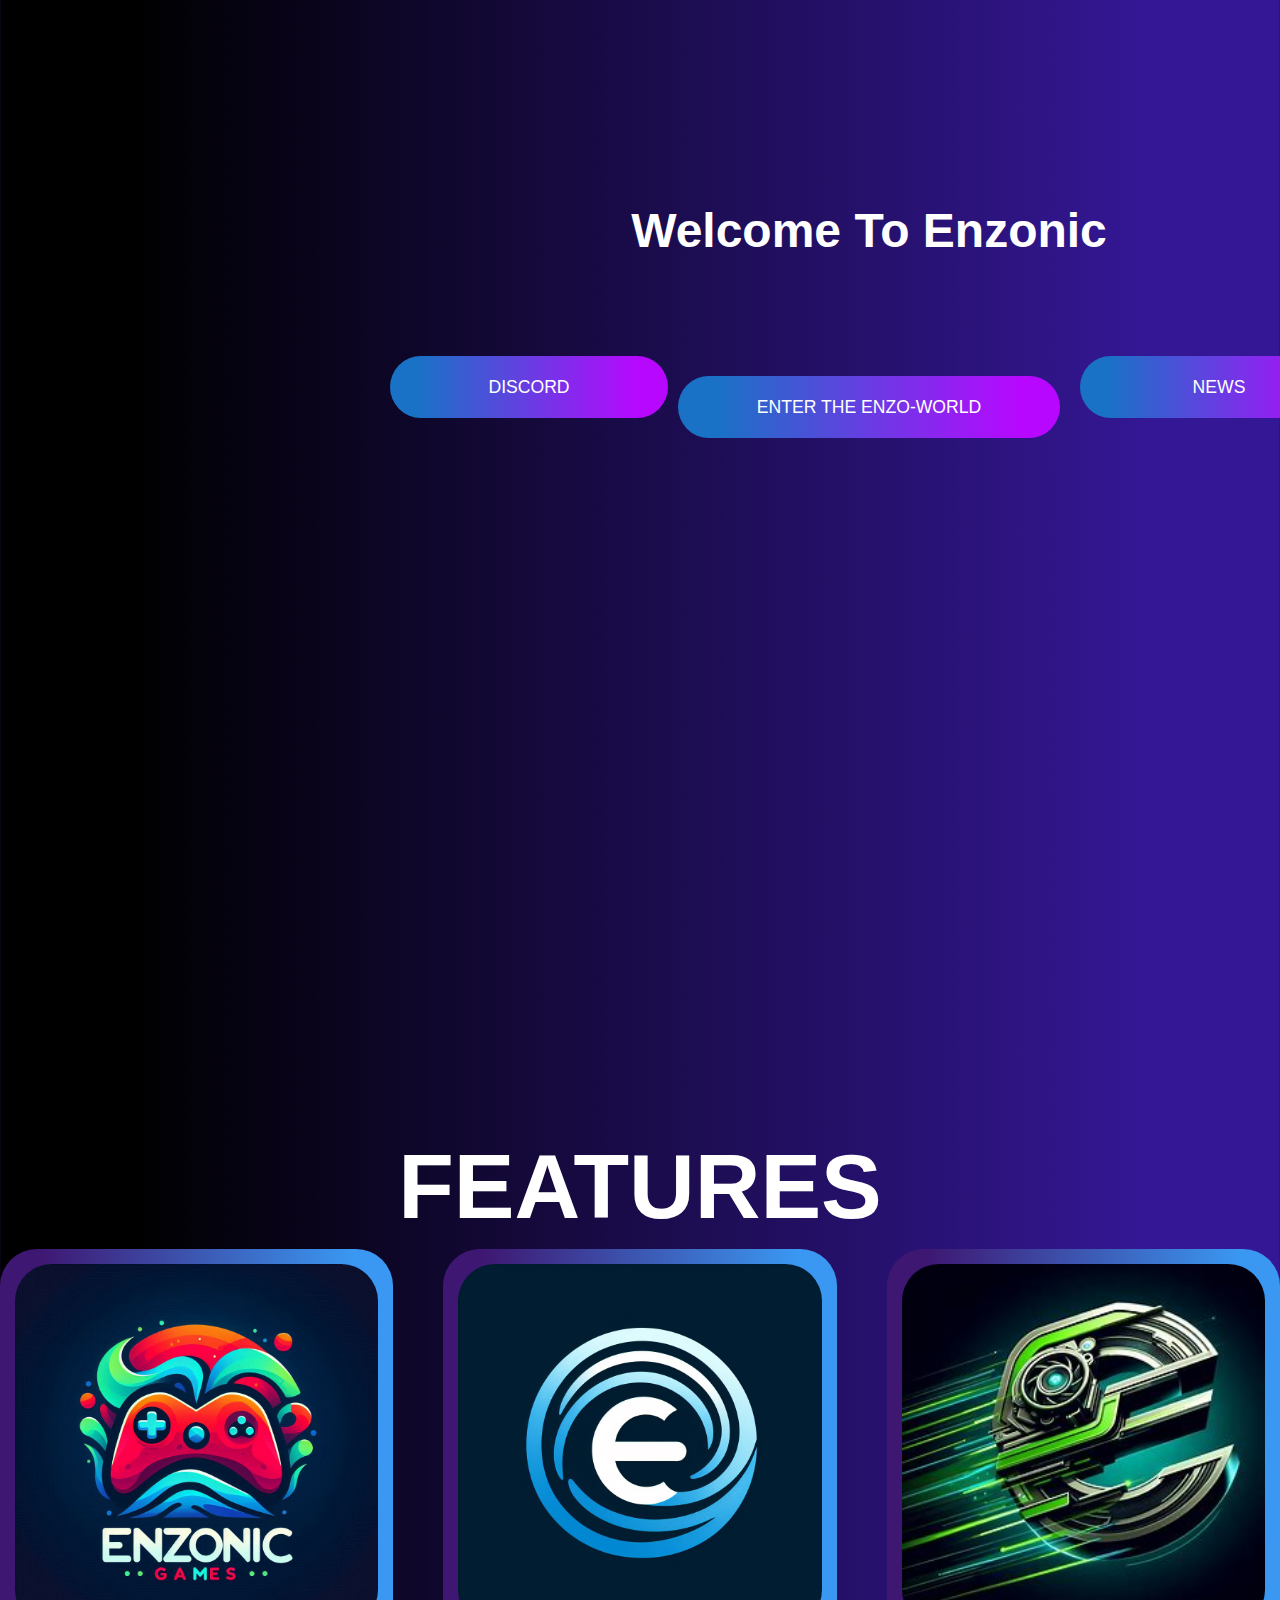
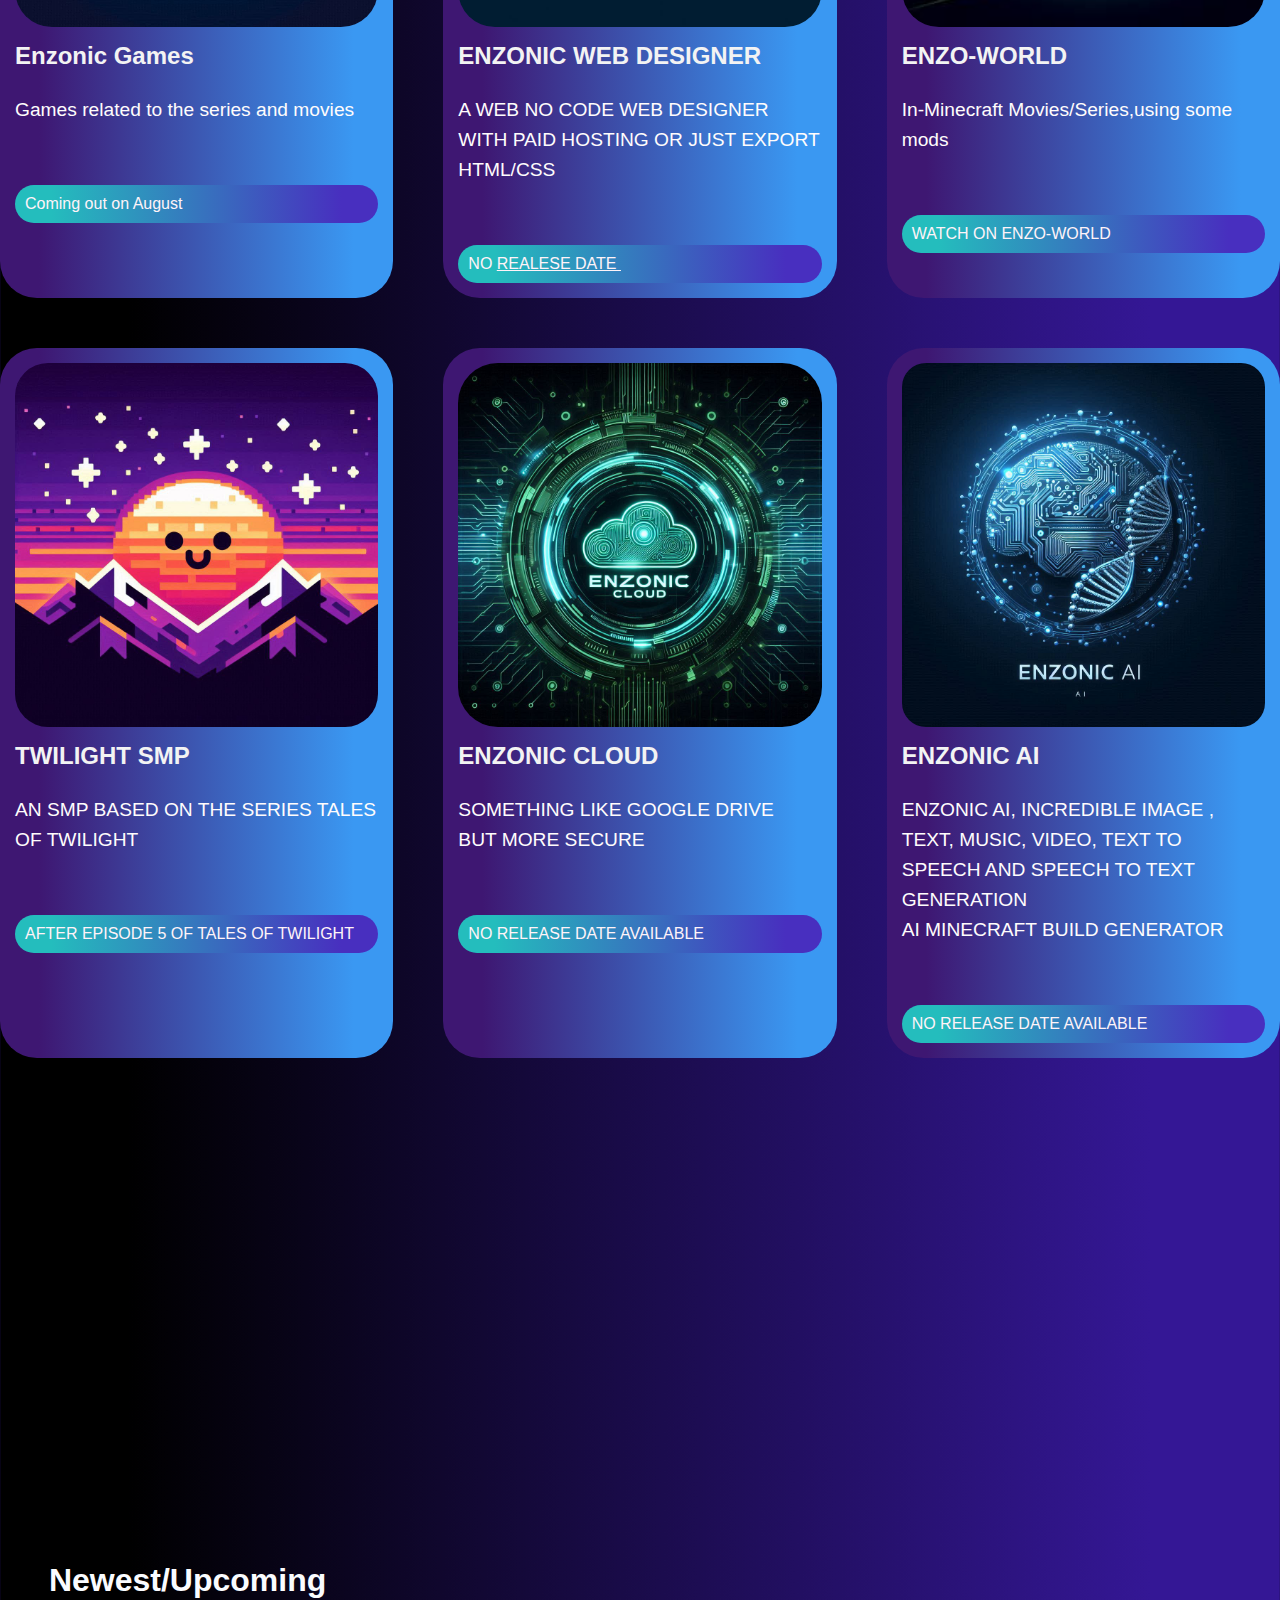
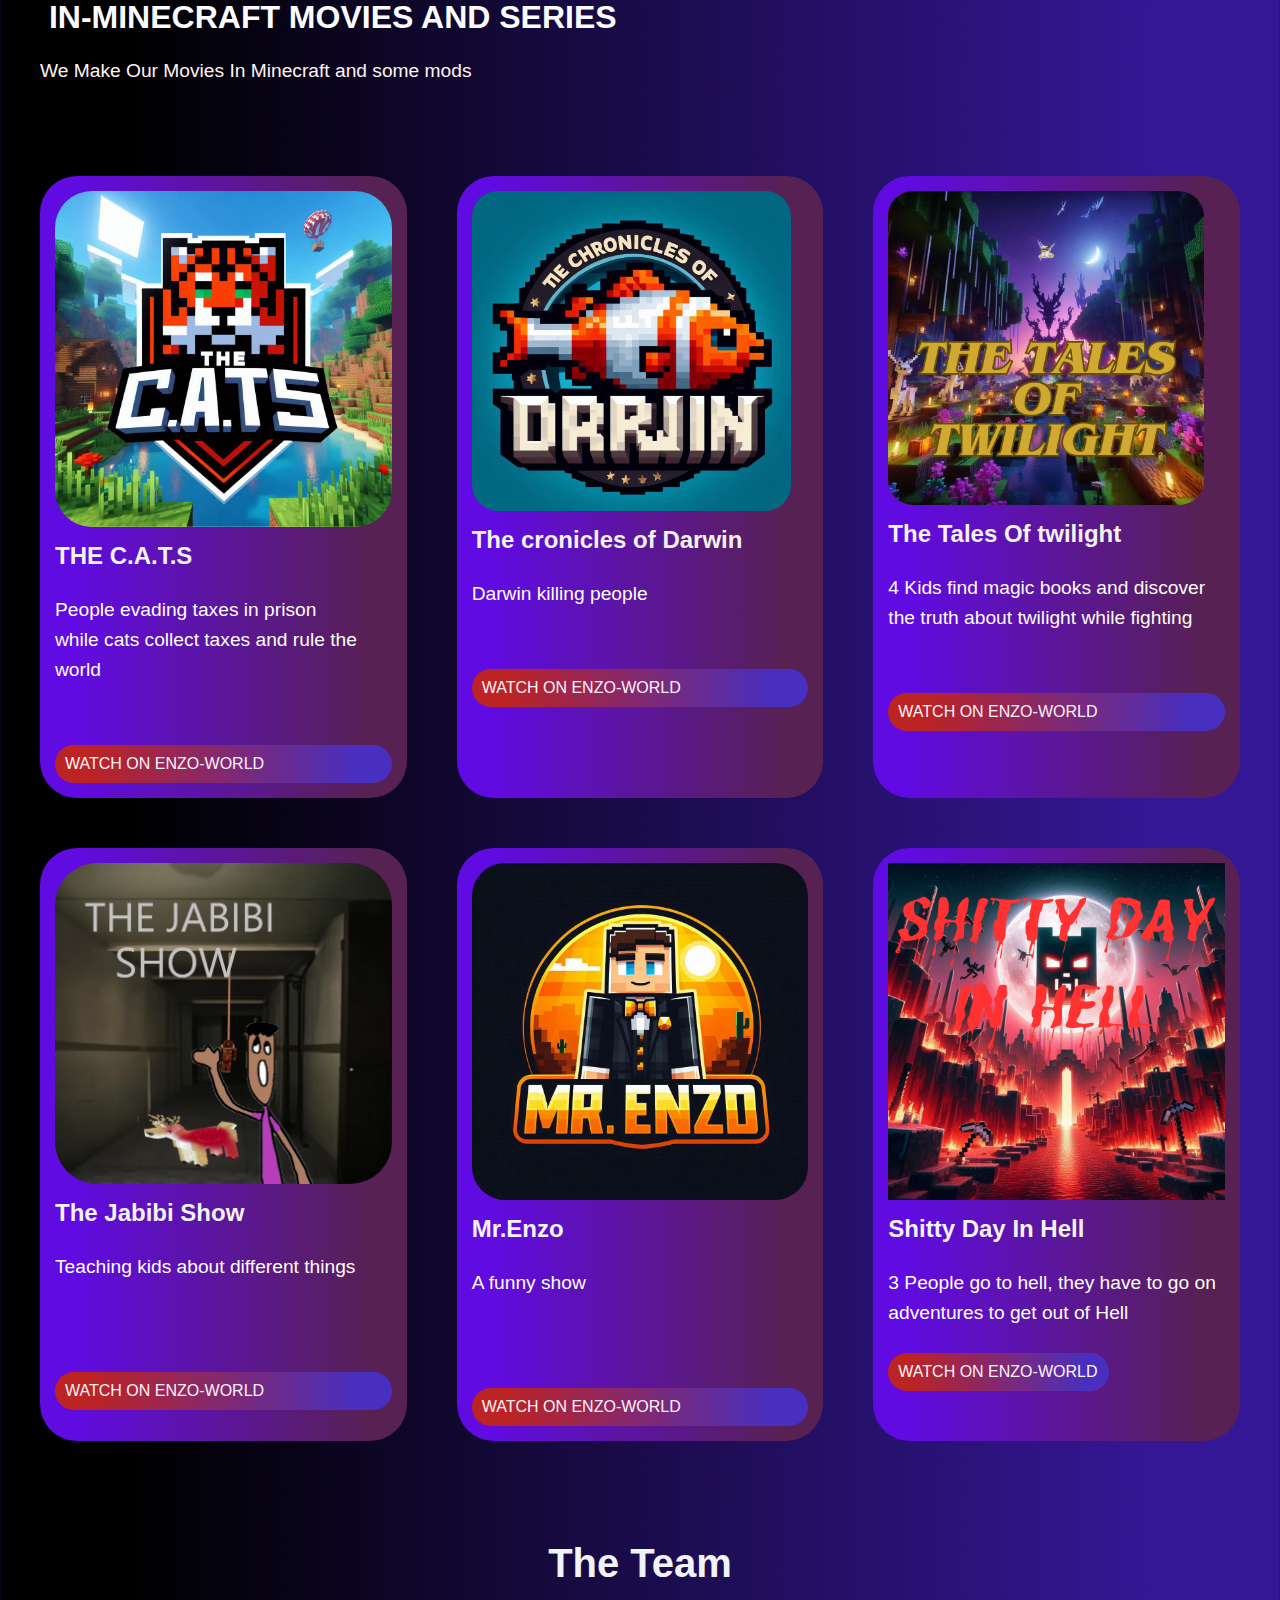
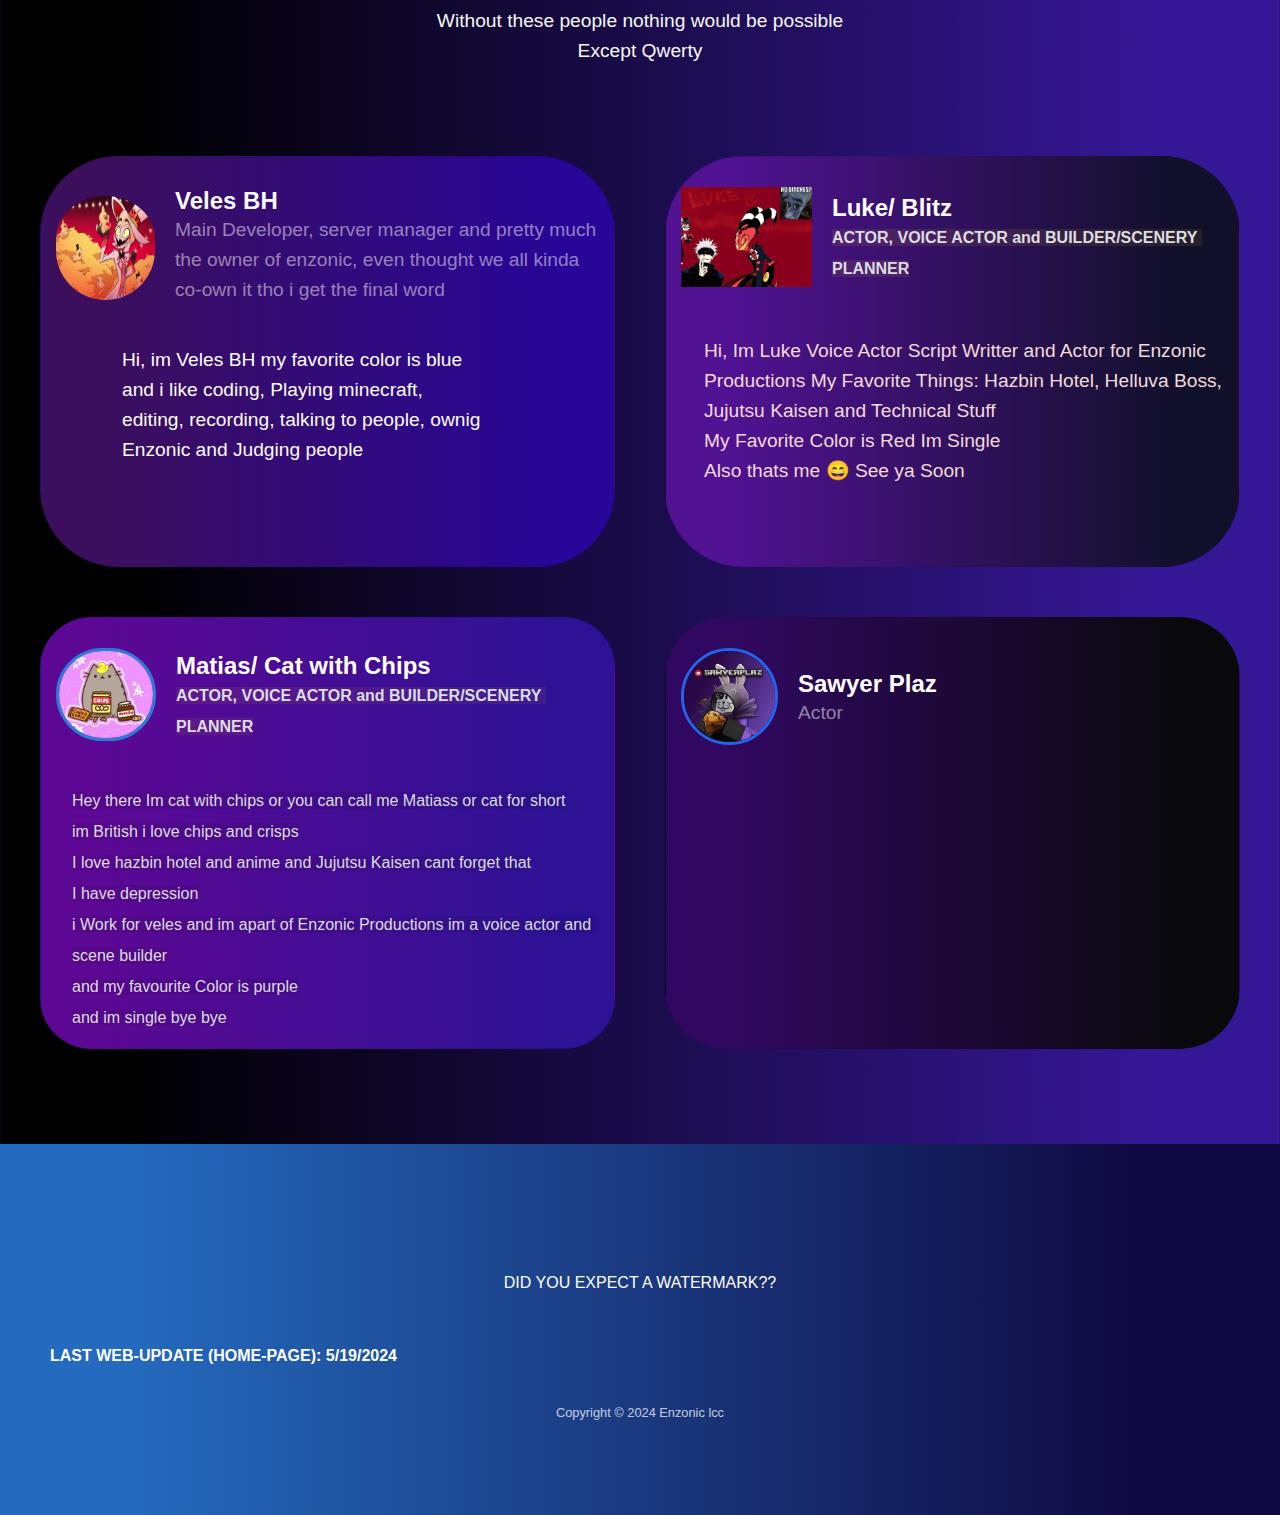
<file: index.html>
<!doctype html>
            <html lang="en">
              <head>
                <meta charset="utf-8">
                <title>Home</title>
                <meta name="generator" content="GrapesJS Studio">
                <meta name="viewport" content="width=device-width,initial-scale=1">
                <meta property="og:type" content="website">
                <meta name="robots" content="index,follow">
                <link rel="stylesheet" href="./css/style.css">
              </head>
              <body id="iau9"><div id="ipv6b8" class="gjs-grid-row"><div id="i8xeoc" class="gjs-grid-column"><div id="iurc4h" class="gjs-grid-row"><div id="iq1k84" class="gjs-grid-column"><a id="ivj7mq" class="gjs-link-box"><a id="isw21o" href="./home__menu_.html" class="gjs-link">MENU</a></a></div></div></div></div><div id="irz7b" class="gjs-grid-row"><div id="iycz3" class="gjs-grid-column"><h1 id="irjua" class="gjs-heading">Welcome To Enzonic</h1><div id="ifxvr1" class="gjs-grid-row"><div class="gjs-grid-column"><a id="i6im0h" class="gjs-link-box"><a id="iar3s" title="ENTER THE ENZO WORLD" href="https://discord.gg/xxA8MdjSJC" class="gjs-button"><br/>DISCORD<br/></a></a></div><div id="ieo4tz" class="gjs-grid-column"><a id="ifq4hb" class="gjs-link-box"><a title="ENTER THE ENZO WORLD" href="./enzo_world.html" id="ireo2m" class="gjs-button"><br/>ENTER THE ENZO-WORLD</a></a></div><div class="gjs-grid-column"><a id="iiyk0x" class="gjs-link-box"><a title="ENTER THE ENZO WORLD" href="./news.html" id="i6hqbg" class="gjs-button"><br/>NEWS</a></a></div></div></div></div><h1 id="ipsl0s" class="gjs-heading">FEATURES</h1><div id="ix3vd4" class="gjs-grid-row"><div id="iu43kw" class="gjs-grid-column feature-item"><img alt="_5dd00b31-446e-4734-8ceb-0df58830c3a1.jpeg" src="assets/_4e7eaa23_f0a1_4154_9379_e882030609a7.jpeg" id="idcfwk"/><h3 id="i80u6y" class="gjs-heading">Enzonic Games</h3><div id="it6wcy" class="text-main-content">Games related to the series and movies</div><a class="gjs-link-box"><a href="./games.html" id="iy7i36" class="gjs-link">Coming out on August</a></a></div><div id="imadxb" class="gjs-grid-column feature-item"><img alt="_5dd00b31-446e-4734-8ceb-0df58830c3a1.jpeg" src="assets/_2d1df1c6_de19_408d_89da_fbe72efade4a.jpg" id="inzzxa"/><h3 id="ijnj0u" class="gjs-heading">ENZONIC WEB DESIGNER</h3><div id="icikf1" class="text-main-content">A WEB NO CODE WEB DESIGNER WITH PAID HOSTING OR JUST EXPORT HTML/CSS</div><a id="i8ugg" class="gjs-link-box"><a href="https://discord.gg/E6WvpUJSNz" id="i0idjd" target="_blank" class="gjs-link">NO <u>REALESE DATE </u></a></a></div><div id="ijvy0f" class="gjs-grid-column feature-item"><img alt="_5dd00b31-446e-4734-8ceb-0df58830c3a1.jpeg" src="assets/2q__" id="iprxqk"/><h3 id="iqm8t4" class="gjs-heading">ENZO-WORLD</h3><div id="ih5wvz" class="text-main-content">In-Minecraft Movies/Series,using some mods</div><a class="gjs-link-box"><a href="./enzo_world.html" id="ih3te3" class="gjs-link">WATCH ON ENZO-WORLD</a></a></div><div id="i5fqzh" class="gjs-grid-column feature-item"><img alt="_2b279813-88a9-4abc-b9af-44cc92f26806.jpeg" src="assets/_2b279813_88a9_4abc_b9af_44cc92f26806.jpeg" id="i9lggh"/><h3 id="ij3xft" class="gjs-heading">TWILIGHT SMP</h3><div id="ipb2uj" class="text-main-content">AN SMP BASED ON THE SERIES TALES OF TWILIGHT</div><a id="iu6x2f" class="gjs-link-box"><a href="./enzo_world.html" id="i4i7qi" class="gjs-link">AFTER EPISODE 5 OF TALES OF TWILIGHT </a></a></div><div id="it3klk" class="gjs-grid-column feature-item"><img alt="_5e0c28c5-89c7-465b-932c-30639c038fa3.jpeg" src="assets/_5e0c28c5_89c7_465b_932c_30639c038fa3.jpeg" id="ik85cp"/><h3 id="i1mzyj" class="gjs-heading">ENZONIC CLOUD</h3><div id="i7plii" class="text-main-content">SOMETHING LIKE GOOGLE DRIVE<br/>BUT MORE SECURE</div><a class="gjs-link-box"><a href="./cloud.html" id="id8hqk" class="gjs-link">NO RELEASE DATE AVAILABLE</a></a></div><div id="i8wbpl" class="gjs-grid-column feature-item"><img alt="_a3470a0a_de2f_4732_ba3f_708d65ec2181.jpeg" src="assets/_a3470a0a_de2f_4732_ba3f_708d65ec2181.jpeg" id="i4xb1l"/><h3 id="ifvnvi" class="gjs-heading">ENZONIC AI</h3><div id="ivq0cu" class="text-main-content">ENZONIC AI, INCREDIBLE IMAGE , TEXT, MUSIC, VIDEO, TEXT TO SPEECH AND SPEECH TO TEXT GENERATION<br/>AI MINECRAFT BUILD GENERATOR</div><a id="iax1bi" class="gjs-link-box"><a href="./ai.html" id="ig49ll" class="gjs-link">NO RELEASE DATE AVAILABLE</a></a></div></div><div id="ioyxg" class="gjs-grid-row"><div id="i8w4i" class="gjs-grid-column"><h2 id="iiacm" class="gjs-heading"> Newest/Upcoming<br/> IN-MINECRAFT MOVIES AND SERIES</h2><div id="ia21sa" class="text-main-content">We Make Our Movies In Minecraft and some mods</div><div id="ixzh1" class="gjs-grid-row"><div id="idv32l" class="gjs-grid-column feature-item"><img alt="_5dd00b31-446e-4734-8ceb-0df58830c3a1.jpeg" src="assets/_5dd00b31_446e_4734_8ceb_0df58830c3a1.jpeg" id="iqdxch"/><h3 id="ieu6p6" class="gjs-heading">THE C.A.T.S</h3><div id="izqkf7" class="text-main-content">People evading taxes in prison<br/>while cats collect taxes and rule the world</div><a id="i6j4i7" class="gjs-link-box"><a id="iyhwap" href="./enzo_world.html" class="gjs-link">WATCH ON ENZO-WORLD</a></a></div><div id="i86574" class="gjs-grid-column feature-item"><img alt="_b55f7d63-c91d-4aa2-85b0-c2a6b56baac4.jpeg" src="assets/_b55f7d63_c91d_4aa2_85b0_c2a6b56baac4.jpeg" id="i25nmi"/><h3 id="il0csa" class="gjs-heading">The cronicles of Darwin</h3><div id="ikbz1d" class="text-main-content">Darwin killing people</div><a id="i9yn7z" class="gjs-link-box"><a id="i4uv4h" href="./enzo_world.html" class="gjs-link">WATCH ON ENZO-WORLD</a></a></div><div id="iigqjv" class="gjs-grid-column feature-item"><img alt="The tales of twilight.png" src="assets/the_tales_of_twilight.png" id="ivpoh3"/><h3 id="ie1607" class="gjs-heading">The Tales Of twilight</h3><div id="ihfzof" class="text-main-content">4 Kids find magic books and discover the truth about twilight while fighting</div><a id="i12ekg" class="gjs-link-box"><a id="iguy6i" href="./enzo_world.html" class="gjs-link">WATCH ON ENZO-WORLD</a></a></div><div id="i8162i" class="gjs-grid-column feature-item"><img alt="The_Jabibi_SHow.png" src="assets/the_jabibi_show.png" id="izuyij"/><h3 id="ix7y6h" class="gjs-heading">The Jabibi Show</h3><div id="i9wvu1" class="text-main-content">Teaching kids about different things<br/><br/></div><a id="ilmcoh" class="gjs-link-box"><a id="ihbyh6" href="./enzo_world.html" class="gjs-link">WATCH ON ENZO-WORLD</a></a></div><div id="im38cn" class="gjs-grid-column feature-item"><img alt="_a4d86a34-5d0c-44a1-9d70-00feeed41964.jpeg" src="assets/_a4d86a34_5d0c_44a1_9d70_00feeed41964.jpeg" id="ijvgi7"/><h3 id="i50l7p" class="gjs-heading">Mr.Enzo</h3><div id="icp92c" class="text-main-content">A funny show<br/><br/></div><a id="imq8zn" class="gjs-link-box"><a id="iz0sx1" href="./enzo_world.html" class="gjs-link">WATCH ON ENZO-WORLD</a></a></div><div id="ie8xf1" class="gjs-grid-column feature-item"><img alt="Shitty day in hell.png" src="assets/shitty_day_in_hell.png"/><h3 id="ia2ahw" class="gjs-heading">Shitty Day In Hell</h3><div id="ii6wvu" class="text-main-content">3 People go to hell, they have to go on<br/>adventures to get out of Hell</div><a id="i95wwt" href="./enzo_world.html" class="gjs-link">WATCH ON ENZO-WORLD</a></div></div></div></div><div id="testimonial-section" class="gjs-grid-row"><div id="infwen" class="gjs-grid-column"><h2 id="ihap8q" class="gjs-heading">The Team</h2><div id="i6fjjy" class="text-main-content">Without these people nothing would be possible<br/>Except Qwerty</div><div id="i5k4nf" class="gjs-grid-row"><div id="inea73" class="gjs-grid-column testimonial-item"><div id="i2d7qp" class="gjs-grid-row"><div id="idva29" class="gjs-grid-column"><img alt="profile.jpg" src="assets/profile.jpg" id="i95emr"/></div><div id="i4djop" class="gjs-grid-column"><h4 id="iqroa4" class="gjs-heading">Veles BH</h4><div id="iaqf2c" class="text-main-content">Main Developer, server manager and pretty much the owner of enzonic, even thought we all kinda co-own it tho i get the final word</div></div></div><div id="it3yug" class="text-main-content">Hi, im Veles BH my favorite color is blue and i like coding, Playing minecraft, editing, recording, talking to people, ownig<br/>Enzonic and Judging people</div></div><div id="idndjn" class="gjs-grid-column testimonial-item"><div id="ish0zj" class="gjs-grid-row"><div id="inucqu" class="gjs-grid-column"><img alt="Luke_Goofy_ahh.png" src="assets/luke_goofy_ahh.png" id="i36054"/></div><div id="iuk8ib" class="gjs-grid-column"><h4 id="i04ztt" class="gjs-heading">Luke/ Blitz</h4><div id="ia9ts3" class="text-main-content"><span id="ihyukg"><span id="id4i7g">ACTOR</span><span id="ir9hpz">, VOICE ACTOR and BUILDER</span><span id="ilw5fn">/SCENERY PLANNER</span></span></div></div></div><div id="i8gt4n" class="text-main-content">Hi, Im Luke Voice Actor Script Writter and Actor for Enzonic Productions My Favorite Things: Hazbin Hotel, Helluva Boss, Jujutsu Kaisen and Technical Stuff <br/>My Favorite Color is Red Im Single<br/>Also thats me 😄 See ya Soon </div></div><div id="ii54nm" class="gjs-grid-column testimonial-item"><div id="i3qx7a" class="gjs-grid-row"><div id="im9esm" class="gjs-grid-column"><img alt="WhatsApp_Image_2024-05-18_at_13.18.47_ba1901e4.jpg" src="assets/whatsapp_image_2024_05_18_at_13.18.47_ba1901e4.jpg" id="i1ihwb"/></div><div id="izzdbe" class="gjs-grid-column"><h4 id="iwer2t" class="gjs-heading">Matias/ Cat with Chips</h4><div id="igwpga" class="text-main-content"><span id="i4x4nc"><span id="iwg20h">ACTOR</span><span id="i0ps1s">, VOICE ACTOR and BUILDER</span><span id="ixzftt">/SCENERY PLANNER</span></span></div></div></div><div id="i1lhhh" class="text-main-content"><span id="id2b4e">Hey there Im cat with chips or you can call me Matiass or cat for short</span><span id="ieamkb">
im British i love chips and crisps
I love hazbin hotel and anime and Jujutsu Kaisen cant forget that
I have depression</span><span id="i2j1oe">
i Work for veles and im apart of Enzonic Productions im a voice actor and scene builder
and my favourite Color is purple</span><span id="idp10s">
and im single bye bye</span></div></div><div id="iaz0of" class="gjs-grid-column testimonial-item"><div id="iix1gq" class="gjs-grid-row"><div id="ipxc7j" class="gjs-grid-column"><img src="assets/sawyerplaz_pfp.jpg" id="ihz5xd"/></div><div id="i41xtg" class="gjs-grid-column"><h4 id="io40h8" class="gjs-heading">Sawyer Plaz</h4><div id="i4irem" class="text-main-content">Actor</div></div></div></div></div></div></div><div id="iv3be5" class="gjs-grid-row"><div id="ilriti" class="gjs-grid-column"><div id="im0rle" class="gjs-grid-row"><div id="i1hx7l" class="gjs-grid-column"><a id="ikj01e" href="##" class="gjs-link">DID YOU EXPECT A WATERMARK??</a></div></div><div id="i9ganp"><b id="iqnr4b">LAST WEB-UPDATE (HOME-PAGE): 5/19/2024</b></div><div id="it6g1v" class="gjs-text-blue">Copyright © 2024 Enzonic lcc</div></div></div></body>
            </html>
</file>
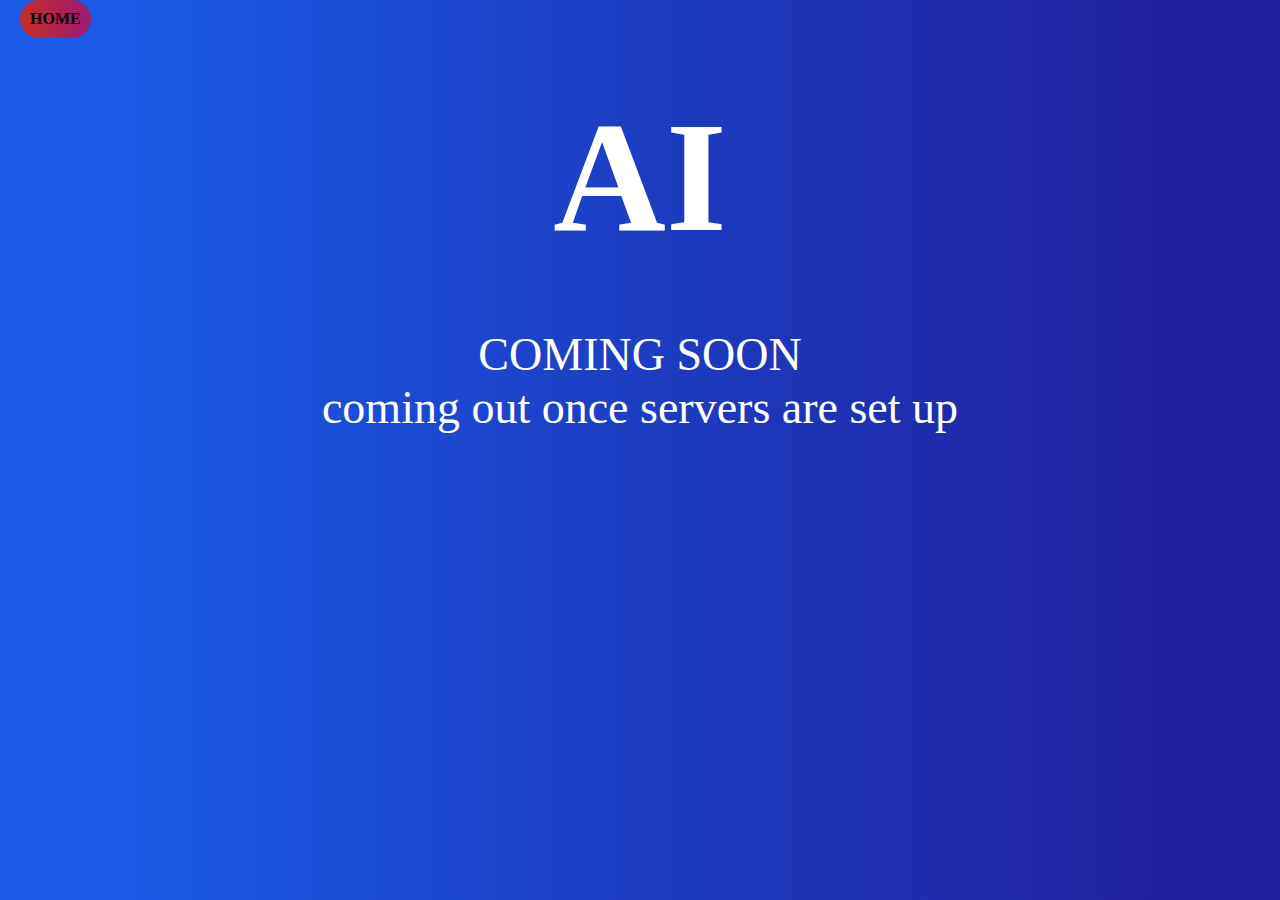
<file: ai.html>
<!doctype html>
            <html lang="en">
              <head>
                <meta charset="utf-8">
                <title>AI</title>
                <meta name="generator" content="GrapesJS Studio">
                <meta name="viewport" content="width=device-width,initial-scale=1">
                <meta property="og:type" content="website">
                <meta name="robots" content="index,follow">
                <link rel="stylesheet" href="./css/style.css">
              </head>
              <body id="irzt8m"><a id="ityty3" class="gjs-link-box"><a href="./index.html" id="inme0g" class="gjs-link"><b>HOME</b></a></a><section id="idw05m" class="gjs-section"><div id="iap1cd" class="gjs-container"><h1 id="ipu0g2" class="gjs-heading">AI</h1></div></section><div id="irtnoc">COMING SOON<br/>coming out once servers are set up</div></body>
            </html>
</file>
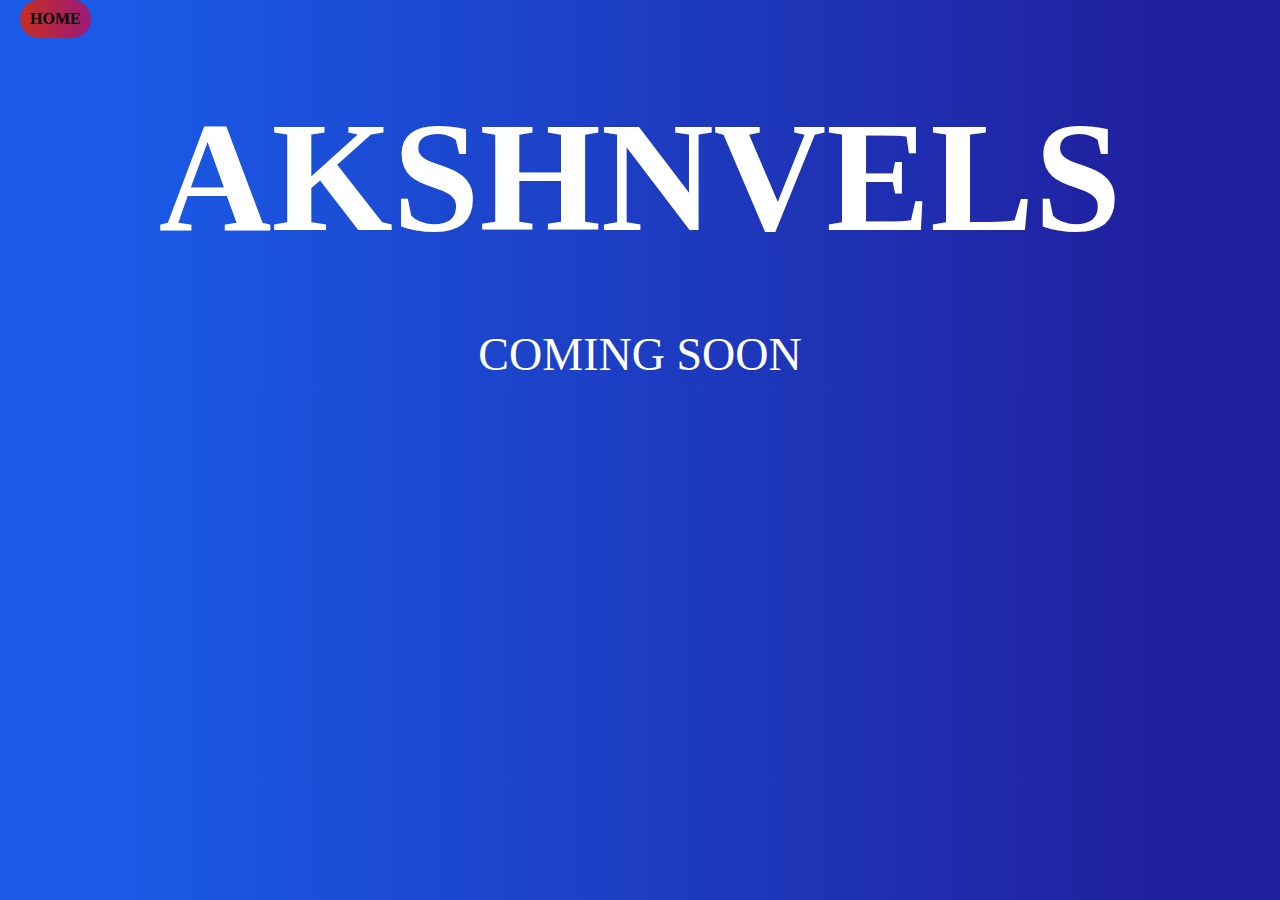
<file: akshnvels.html>
<!doctype html>
            <html lang="en">
              <head>
                <meta charset="utf-8">
                <title>AKSHNVELS</title>
                <meta name="generator" content="GrapesJS Studio">
                <meta name="viewport" content="width=device-width,initial-scale=1">
                <meta property="og:type" content="website">
                <meta name="robots" content="index,follow">
                <link rel="stylesheet" href="./css/style.css">
              </head>
              <body id="ili6dy"><a id="imxkg4" class="gjs-link-box"><a href="./index.html" id="i1gwq8" class="gjs-link"><b>HOME</b></a></a><section id="i9ehia" class="gjs-section"><div class="gjs-container"><h1 id="i7k8zg" class="gjs-heading">AKSHNVELS</h1></div></section><div id="iyif0b">COMING SOON</div></body>
            </html>
</file>
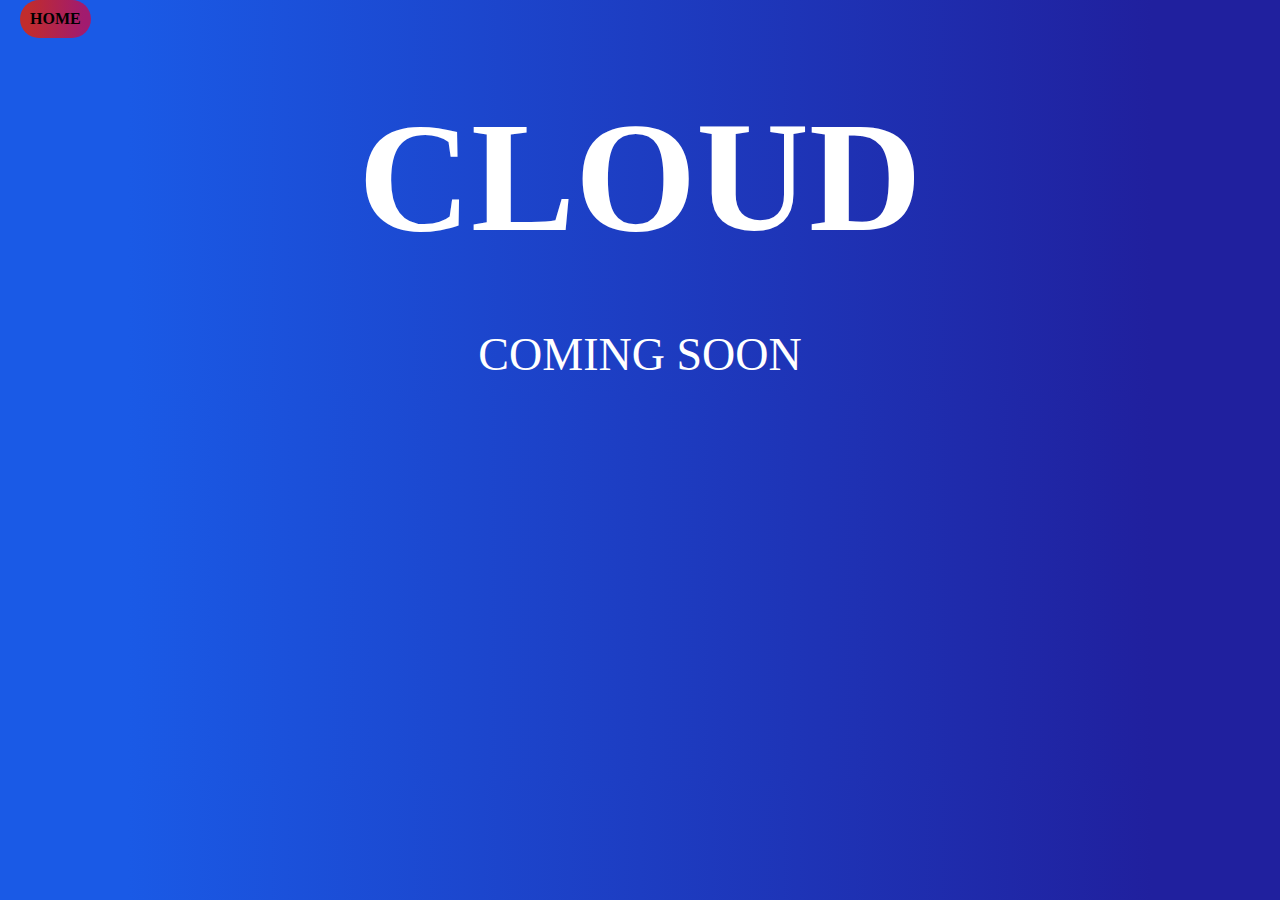
<file: cloud.html>
<!doctype html>
            <html lang="en">
              <head>
                <meta charset="utf-8">
                <title>CLOUD</title>
                <meta name="generator" content="GrapesJS Studio">
                <meta name="viewport" content="width=device-width,initial-scale=1">
                <meta property="og:type" content="website">
                <meta name="robots" content="index,follow">
                <link rel="stylesheet" href="./css/style.css">
              </head>
              <body id="iwfxaj"><a id="iil27l" class="gjs-link-box"><a href="./index.html" id="i67r3h" class="gjs-link"><b>HOME</b></a></a><section id="iiu2gh" class="gjs-section"><div id="i2vk0t" class="gjs-container"><h1 id="ihc8rm" class="gjs-heading">CLOUD</h1></div></section><div id="igd67l">COMING SOON</div></body>
            </html>
</file>
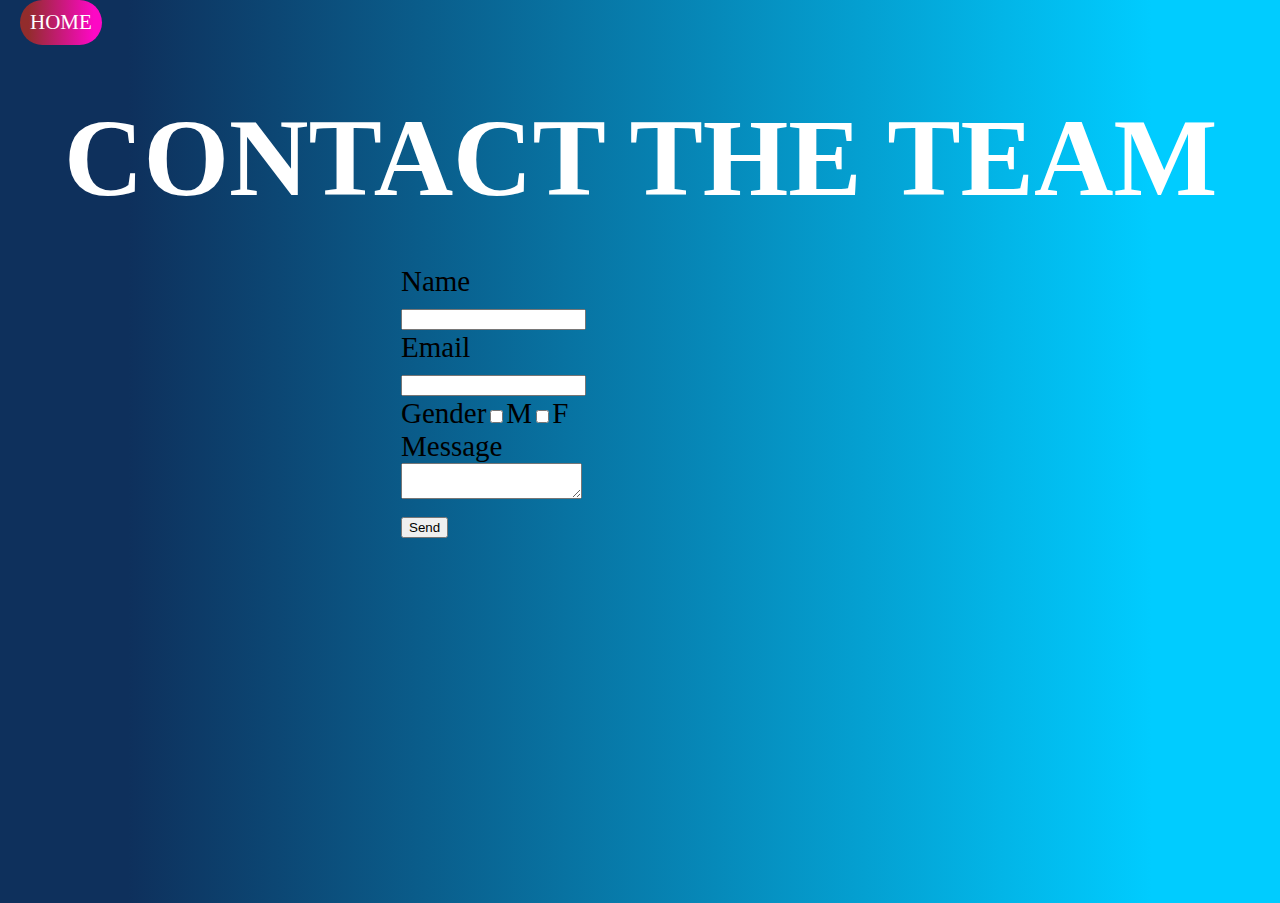
<file: contact.html>
<!doctype html>
            <html lang="en">
              <head>
                <meta charset="utf-8">
                <title>CONTACT</title>
                <meta name="generator" content="GrapesJS Studio">
                <meta name="viewport" content="width=device-width,initial-scale=1">
                <meta property="og:type" content="website">
                <meta name="robots" content="index,follow">
                <link rel="stylesheet" href="./css/style.css">
              </head>
              <body id="i4w8az"><a id="ir1y5j" class="gjs-link-box"><a id="iddx95" title="HOME" href="./index.html" class="gjs-link">HOME</a></a><section id="ibfp2i" class="gjs-section"><div class="gjs-container"><h1 id="i7pzsq" class="gjs-heading">CONTACT THE TEAM</h1></div></section><div id="igbude" class="gjs-grid-row"><div id="ibyu1y" class="gjs-grid-column"><form method="get" id="iy86cb"><div><label>Name</label><input type="text"/></div><div><label>Email</label><input type="email"/></div><div><label>Gender</label><input type="checkbox" value="M"/><label>M</label><input type="checkbox" value="F"/><label>F</label></div><div><label>Message</label><textarea></textarea></div><div><button type="submit" id="i9l6ng">Send</button></div></form></div></div></body>
            </html>
</file>
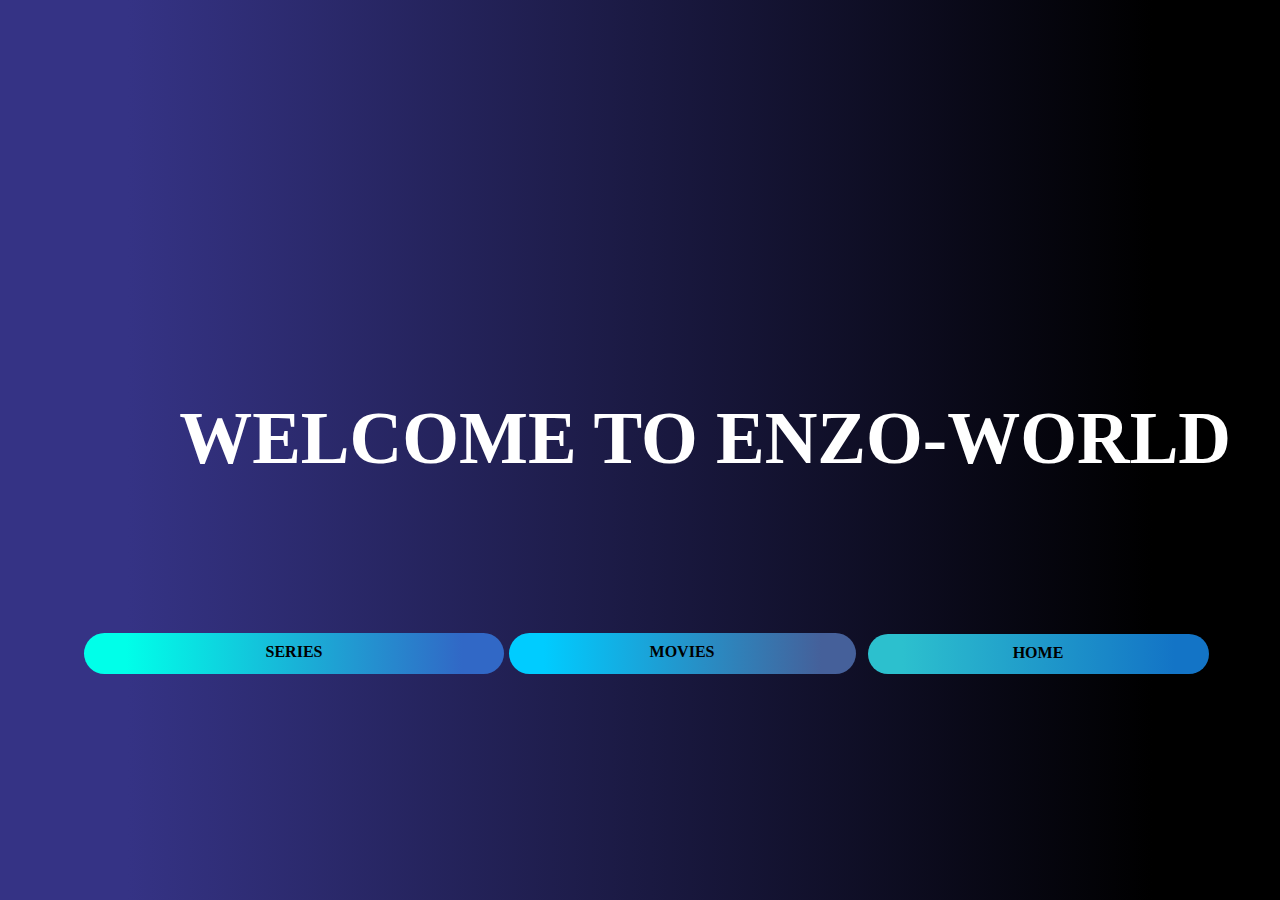
<file: enzo_world.html>
<!doctype html>
            <html lang="en">
              <head>
                <meta charset="utf-8">
                <title>Enzo world</title>
                <meta name="generator" content="GrapesJS Studio">
                <meta name="viewport" content="width=device-width,initial-scale=1">
                <meta property="og:type" content="website">
                <meta name="robots" content="index,follow">
                <link rel="stylesheet" href="./css/style.css">
              </head>
              <body id="ifn5gx"><section id="iavtlk" class="gjs-section"><div id="iooyao" class="gjs-container"><h1 id="i8q0fz" class="gjs-heading">      WELCOME TO ENZO-WORLD</h1><div id="itg2xv" class="gjs-grid-row"><div id="illzie" class="gjs-grid-column"><a id="iiue9p" title="SERIES" class="gjs-link-box"><a id="icwotj" href="http://140.238.89.22/series/" class="gjs-link"><b id="ik84a9">SERIES</b></a></a></div><div id="ihp1hi" class="gjs-grid-column"><a id="i73u3j" title="" class="gjs-link"><b>MOVIES</b></a></div><div id="im8t5g" class="gjs-grid-column"><a id="ifncev" href="./index.html" class="gjs-link"><b>HOME</b></a></div></div></div></section><div id="irhg39" class="gjs-divider"></div></body>
            </html>
</file>
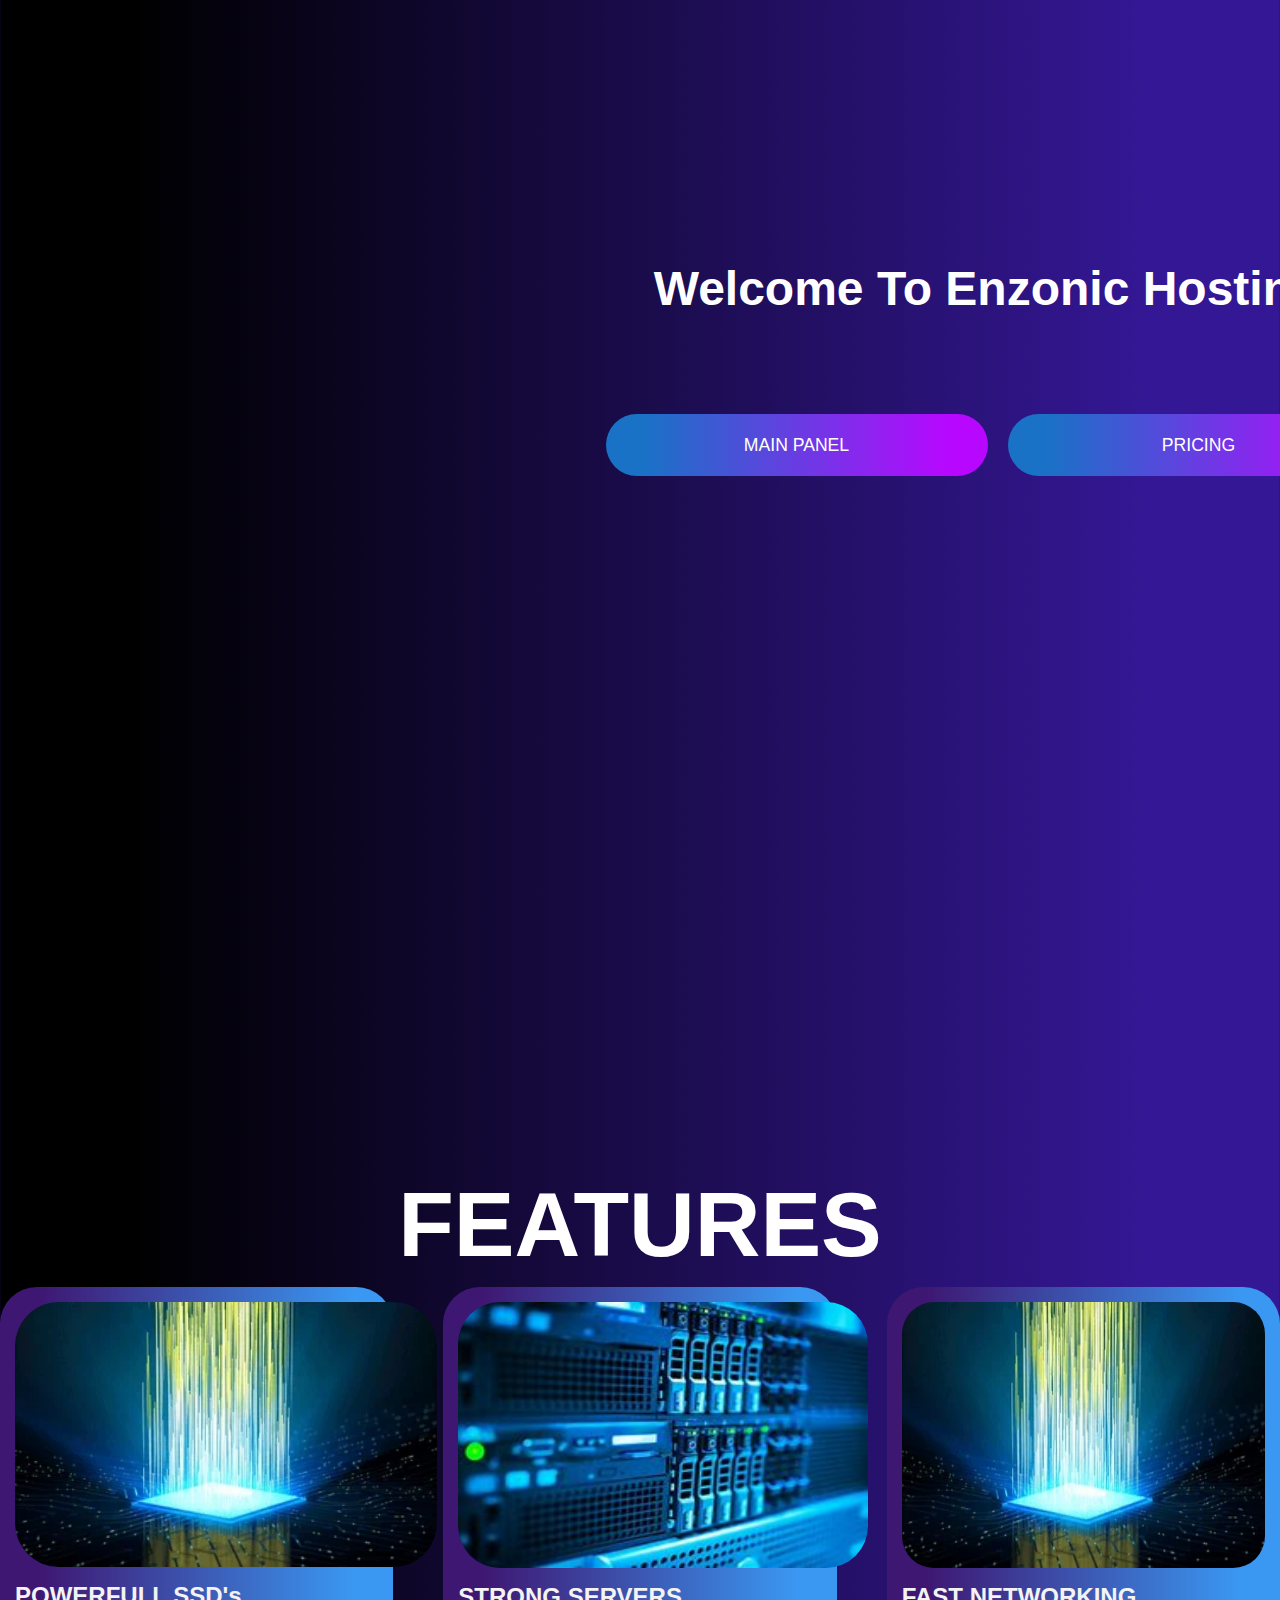
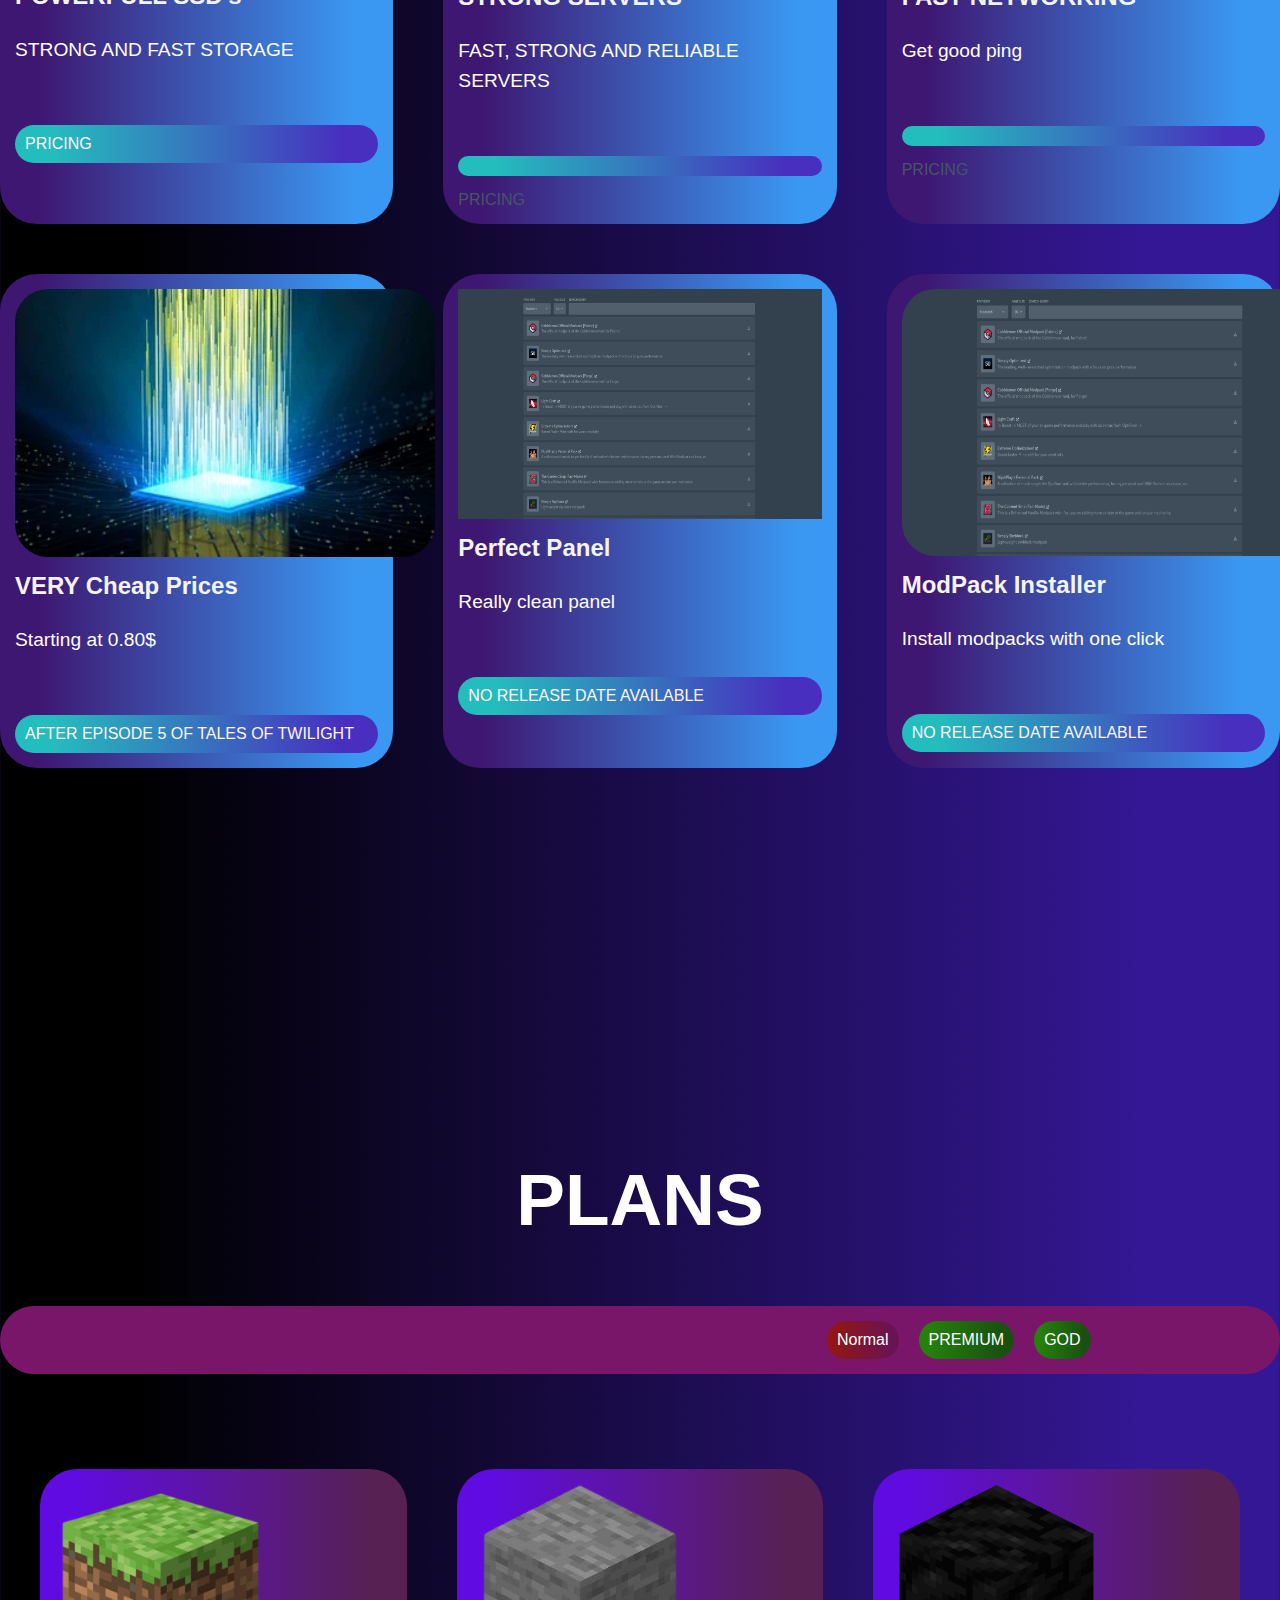
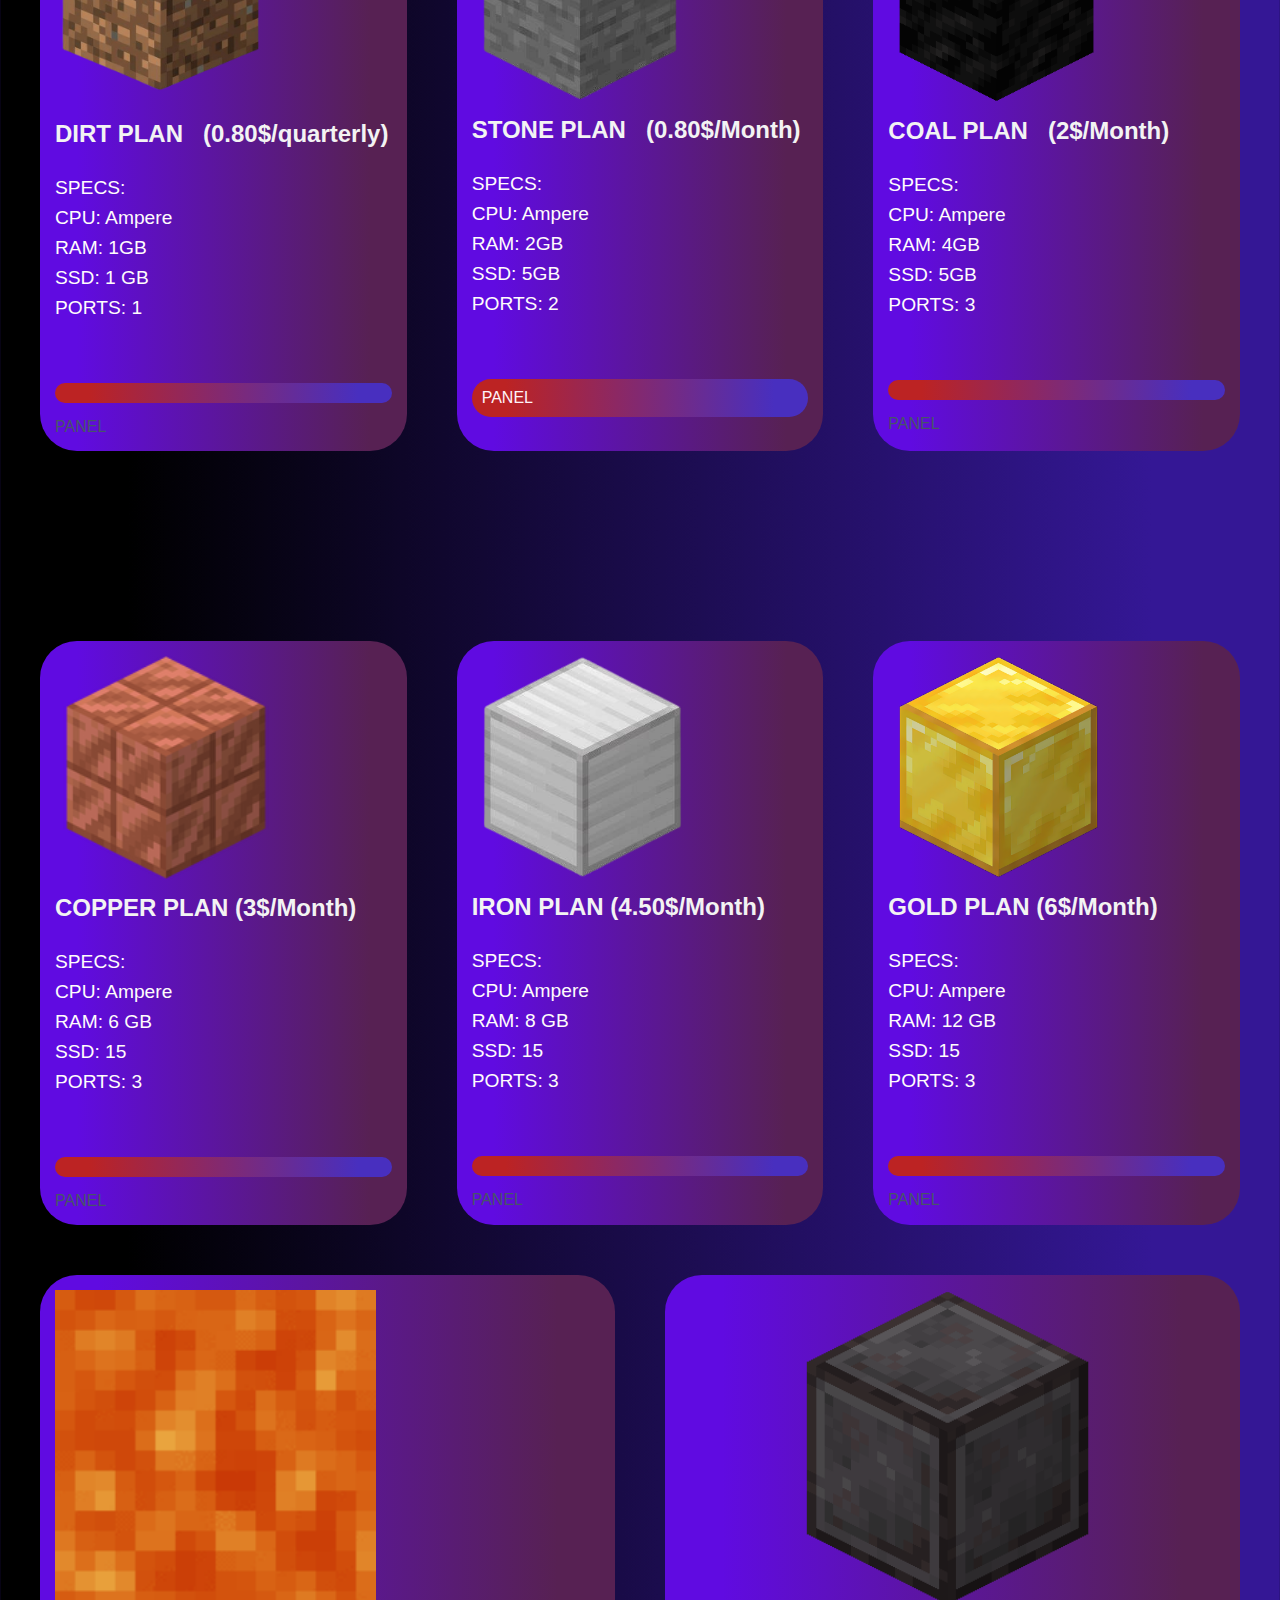
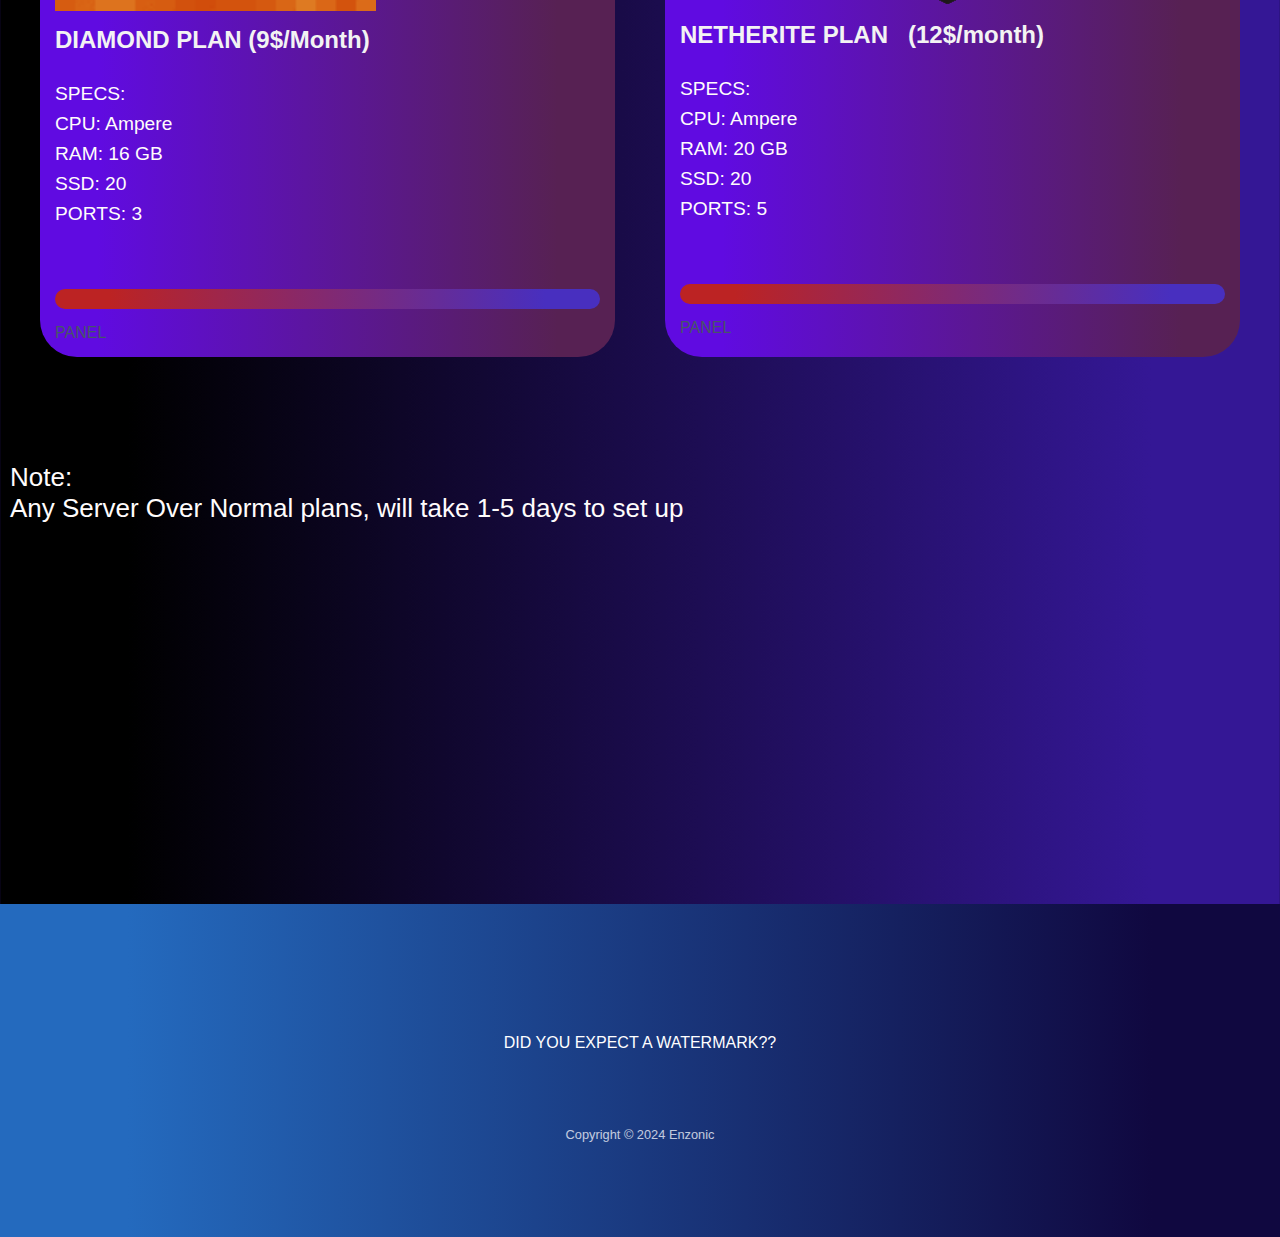
<file: enzonic_hosting.html>
<!doctype html>
            <html lang="en">
              <head>
                <meta charset="utf-8">
                <title>enzonic hosting</title>
                <meta name="generator" content="GrapesJS Studio">
                <meta name="viewport" content="width=device-width,initial-scale=1">
                <meta property="og:type" content="website">
                <meta name="robots" content="index,follow">
                <link rel="stylesheet" href="./css/style.css">
              </head>
              <body id="ix7w8r5"><div class="gjs-grid-row"><div id="iujtc4" class="gjs-grid-column"><div id="iwnkt6" class="gjs-grid-row"><div id="id5ktr" class="gjs-grid-column"><a id="iihd4e" class="gjs-link-box"><a href="./index.html" id="iwroyc" title="" class="gjs-link">HOME</a></a><a id="ij4qji7" class="gjs-link-box"><a href="./home__menu_.html" id="iyr1e5g" class="gjs-link">PANEL</a></a></div></div></div></div><div id="i0p9nr" class="gjs-grid-row"><div id="igjjer" class="gjs-grid-column"><h1 id="i2fqm9" class="gjs-heading">Welcome To Enzonic Hosting</h1><div id="irg9lk" class="gjs-grid-row"><div id="ilhmaw" class="gjs-grid-column"><a class="gjs-link-box"><a title="ENTER THE ENZO WORLD" href="./enzo_world.html" id="idyj7m" class="gjs-button"><br/>MAIN PANEL<br/></a></a></div><div id="ifojtre" class="gjs-grid-column"><a class="gjs-link-box"><a title="ENTER THE ENZO WORLD" href="#i1778fv" id="iihx1zg" class="gjs-button"><br/>PRICING<br/></a></a></div></div></div></div><h1 id="ib2km4" class="gjs-heading">FEATURES</h1><div id="iqlsri" class="gjs-grid-row"><div id="irih3o" class="gjs-grid-column feature-item"><img alt="200.webp" src="assets/200.webp" id="iklwtuj"/><h3 id="izzh27" class="gjs-heading">POWERFULL SSD's</h3><div id="im7duk" class="text-main-content">STRONG AND FAST STORAGE</div><a id="igxzrj" class="gjs-link-box"><a href="./games.html" id="ifk4wi" class="gjs-link">PRICING</a></a></div><div id="i2mw7c" class="gjs-grid-column feature-item"><img alt="OIP.jpg" src="assets/oip.jpg" id="iltdzft"/><h3 id="iseivh" class="gjs-heading">STRONG SERVERS</h3><div id="ilffhd" class="text-main-content">FAST, STRONG AND RELIABLE SERVERS</div><a id="i5lw6o" class="gjs-link-box"><a href="https://discord.gg/E6WvpUJSNz" target="_blank" id="ir8no3" class="gjs-link"><a id="ifk4wi-2" draggable="false" href="./games.html" class="gjs-link">PRICING</a></a></a></div><div id="iewakb" class="gjs-grid-column feature-item"><img alt="200.webp" src="assets/200.webp" id="iipouxg"/><h3 id="iwafzj" class="gjs-heading">FAST NETWORKING</h3><div id="ipsq15" class="text-main-content">Get good ping</div><a id="irldfh" class="gjs-link-box"><a href="./enzo_world.html" id="iyu40h" class="gjs-link"><a id="ifk4wi-3" draggable="false" href="./games.html" class="gjs-link">PRICING</a></a></a></div><div id="i3y82g" class="gjs-grid-column feature-item"><img alt="200.webp" src="assets/200.webp" id="iq614bj"/><h3 id="ixzmei" class="gjs-heading">VERY Cheap Prices</h3><div id="i4ienx" class="text-main-content">Starting at 0.80$</div><a class="gjs-link-box"><a href="./enzo_world.html" id="i6342l" class="gjs-link">AFTER EPISODE 5 OF TALES OF TWILIGHT </a></a></div><div id="ipdbw7" class="gjs-grid-column feature-item"><img alt="Capture.PNG" src="assets/capture.png" id="iis0m5w"/><h3 id="i58zis" class="gjs-heading">Perfect Panel</h3><div id="iffdod" class="text-main-content">Really clean panel</div><a class="gjs-link-box"><a href="./cloud.html" id="irbcbf" class="gjs-link">NO RELEASE DATE AVAILABLE</a></a></div><div id="ifcpnj" class="gjs-grid-column feature-item"><img alt="Capture.PNG" src="assets/capture.png" id="ibi379q"/><h3 id="i9bfth" class="gjs-heading">ModPack Installer</h3><div id="il0npk" class="text-main-content">Install modpacks with one click</div><a class="gjs-link-box"><a href="./ai.html" id="in366j" class="gjs-link">NO RELEASE DATE AVAILABLE</a></a></div></div><h1 id="i8clnm7" class="gjs-heading">PLANS</h1><div id="iqb0ulh" class="gjs-grid-row"><div id="ij6cwj" class="gjs-grid-column"><a id="i3xqqh5" class="gjs-link-box"><a id="i89b0gp" class="gjs-link">Normal</a></a><a id="i93pazb" class="gjs-link-box"><a id="iv87b1y" class="gjs-link">PREMIUM</a></a><a id="i22tep2" class="gjs-link-box"><a id="idn2vpy" class="gjs-link">GOD</a></a></div></div><div id="i1778fv" class="gjs-grid-row"><div id="i4iudjz" class="gjs-grid-column"><div id="isr64s3" class="gjs-grid-row"><div id="ih6n8h" class="gjs-grid-column feature-item"><img alt="OIP-removebg-preview (1).png" src="assets/oip_removebg_preview__1_.png" id="i0crl5n"/><h3 id="imm76l" class="gjs-heading">DIRT PLAN   (0.80$/quarterly)</h3><div id="i6xkeq" class="text-main-content">SPECS:<br/>CPU: Ampere<br/>RAM: 1GB <br/>SSD: 1 GB<br/>PORTS: 1<br/></div><a class="gjs-link-box"><a href="./enzo_world.html" id="ix5yh7" class="gjs-link"><a id="i684rs7-2" draggable="false" href="./enzo_world.html" class="gjs-link">PANEL</a></a></a></div><div id="ilhvatk" class="gjs-grid-column feature-item"><img alt="OIP__1_-removebg-preview.png" src="assets/oip__1__removebg_preview.png" id="i6j1lao"/><h3 id="i5nc32" class="gjs-heading">STONE PLAN   (0.80$/Month)</h3><div id="ixxxhec" class="text-main-content">SPECS:<br/>CPU: Ampere<br/>RAM: 2GB <br/>SSD: 5GB<br/>PORTS: 2<br/></div><a class="gjs-link-box"><a href="./enzo_world.html" id="i684rs7" class="gjs-link">PANEL</a></a></div><div id="ir5orxb" class="gjs-grid-column feature-item"><img alt="Block_of_Coal_JE3_BE2.png" src="assets/block_of_coal_je3_be2.png" id="i0mgedg"/><h3 id="ibf63r9" class="gjs-heading">COAL PLAN   (2$/Month)</h3><div id="i3toqyu" class="text-main-content">SPECS:<br/>CPU: Ampere<br/>RAM: 4GB<br/>SSD: 5GB<br/>PORTS: 3<br/></div><a id="i5w7xh" class="gjs-link-box"><a href="./enzo_world.html" id="ia2rdy5" class="gjs-link"><a id="i684rs7-3" draggable="false" href="./enzo_world.html" class="gjs-link">PANEL</a></a></a></div></div></div></div><div id="i9mptyn" class="gjs-grid-row"><div id="ifah689" class="gjs-grid-column"><div id="i2qfkrt" class="gjs-grid-row"><div id="iw03nps" class="gjs-grid-column feature-item"><img alt="160px-Geschnittener_Kupferblock.webp" src="assets/160px_geschnittener_kupferblock.webp" id="ivsw0lc"/><h3 id="iqm8tz7" class="gjs-heading">COPPER PLAN (3$/Month)</h3><div id="iwn3o4r" class="text-main-content">SPECS:<br/>CPU: Ampere<br/>RAM: 6 GB<br/>SSD: 15<br/>PORTS: 3<br/></div><a class="gjs-link-box"><a href="./enzo_world.html" id="i1b1egg" class="gjs-link"><a id="i684rs7-4" draggable="false" href="./enzo_world.html" class="gjs-link">PANEL</a></a></a></div><div id="ib6iu4u" class="gjs-grid-column feature-item"><img alt="R.png" src="assets/oip__2__removebg_preview.png" id="iocunwh"/><h3 id="ipr5l3a" class="gjs-heading">IRON PLAN (4.50$/Month)</h3><div id="irlcuri" class="text-main-content">SPECS:<br/>CPU: Ampere<br/>RAM: 8 GB<br/>SSD: 15<br/>PORTS: 3<br/></div><a class="gjs-link-box"><a href="./enzo_world.html" id="ir51cil" class="gjs-link"><a draggable="false" href="./enzo_world.html" class="gjs-link">PANEL</a></a></a></div><div id="i68390a" class="gjs-grid-column feature-item"><img alt="R.png" src="assets/r.png" id="inbc1qm"/><h3 id="ixv3u4d" class="gjs-heading">GOLD PLAN (6$/Month)</h3><div id="ivrkqb9" class="text-main-content">SPECS:<br/>CPU: Ampere<br/>RAM: 12 GB<br/>SSD: 15<br/>PORTS: 3<br/></div><a class="gjs-link-box"><a href="./enzo_world.html" id="i8ytcrz" class="gjs-link"><a draggable="false" href="./enzo_world.html" class="gjs-link">PANEL</a></a></a></div><div id="ijht62y" class="gjs-grid-column feature-item"><img alt="OGC.gif" src="assets/ogc.gif" id="ihjss2l"/><h3 id="iyv57rg" class="gjs-heading">DIAMOND PLAN (9$/Month)</h3><div id="ifq9px4" class="text-main-content">SPECS:<br/>CPU: Ampere<br/>RAM: 16 GB<br/>SSD: 20<br/>PORTS: 3<br/></div><a class="gjs-link-box"><a href="./enzo_world.html" id="i8xn4k9" class="gjs-link"><a id="i684rs7-5" draggable="false" href="./enzo_world.html" class="gjs-link">PANEL</a></a></a></div><div id="i1j4e7l" class="gjs-grid-column feature-item"><img alt="Block_of_Netherite_JE1_BE1.png" src="assets/block_of_netherite_je1_be1.png" id="iwyoncf"/><h3 id="ig8f8ig" class="gjs-heading">NETHERITE PLAN   (12$/month)</h3><div id="i4sifef" class="text-main-content">SPECS:<br/>CPU: Ampere<br/>RAM: 20 GB<br/>SSD: 20<br/>PORTS: 5<br/></div><a class="gjs-link-box"><a href="./enzo_world.html" id="iq13gsz" class="gjs-link"><a id="i684rs7-6" draggable="false" href="./enzo_world.html" class="gjs-link">PANEL</a></a></a></div></div></div></div><div id="i4h9udg"><span id="ig75bvn">Note:</span><br id="i6hd6wm-3" draggable="true"/><span id="ij8kdwi">Any Server Over Normal plans, will take 1-5 days to set up</span></div><div id="irik768" class="gjs-grid-row"><div id="ibg530h" class="gjs-grid-column"><div id="ipf5qve" class="gjs-grid-row"><div id="ix4a27k" class="gjs-grid-column"><a href="##" id="ix1238j" class="gjs-link">DID YOU EXPECT A WATERMARK??</a></div></div><div id="i7rvnjh" class="gjs-text-blue">Copyright © 2024 Enzonic</div></div></div></body>
            </html>
</file>
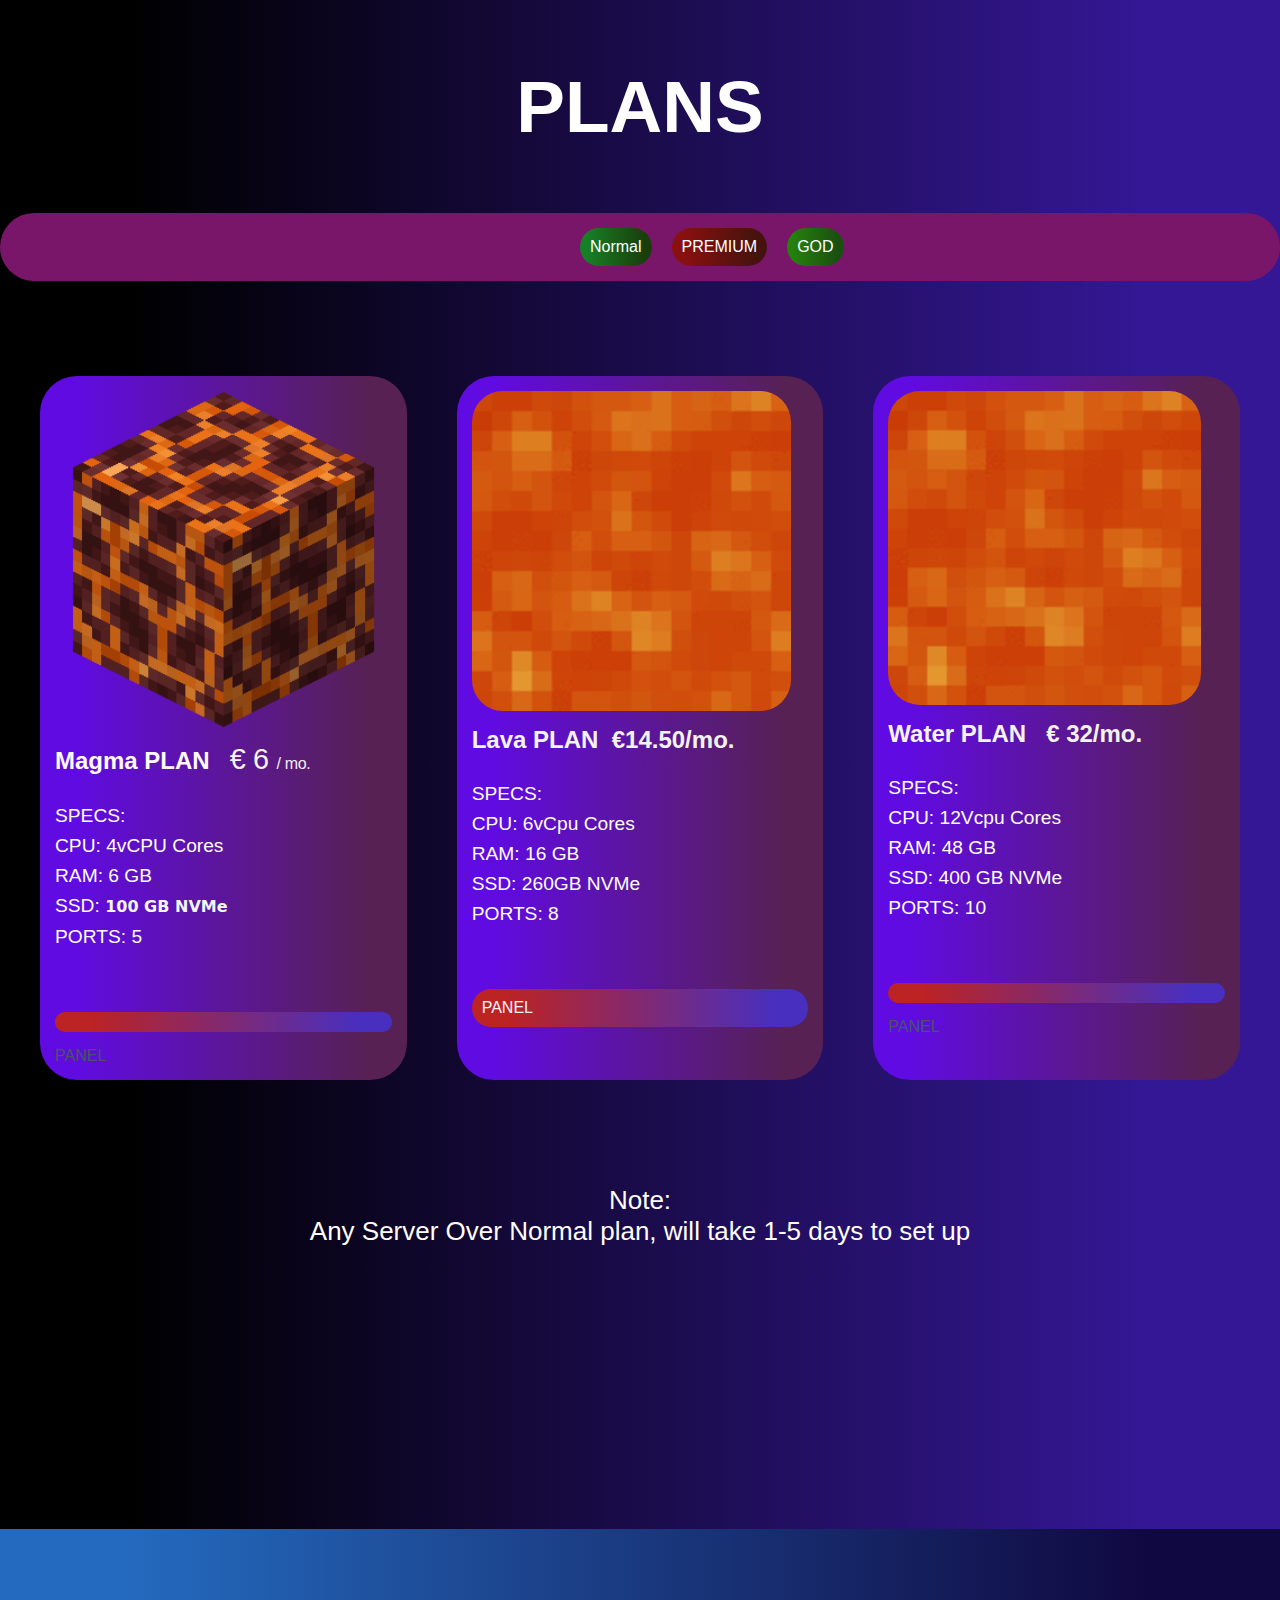
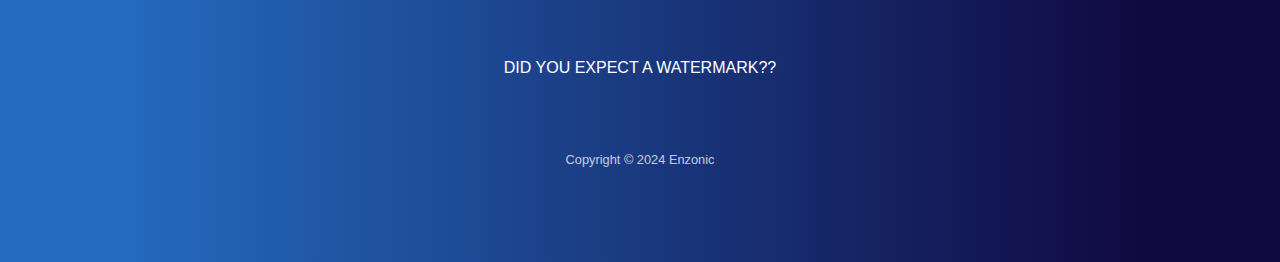
<file: enzonic_hosting_2.html>
<!doctype html>
            <html lang="en">
              <head>
                <meta charset="utf-8">
                <title>enzonic hosting 2</title>
                <meta name="generator" content="GrapesJS Studio">
                <meta name="viewport" content="width=device-width,initial-scale=1">
                <meta property="og:type" content="website">
                <meta name="robots" content="index,follow">
                <link rel="stylesheet" href="./css/style.css">
              </head>
              <body id="iosvq8i"><div id="ih7qeyj" class="gjs-grid-row"><div id="iibplv4" class="gjs-grid-column"><div id="inkpapo" class="gjs-grid-row"><div id="i66i9le" class="gjs-grid-column"><a id="i94y8l2" class="gjs-link-box"><a href="./home__menu_.html" id="isn30hs" class="gjs-link">MENU</a></a><a id="ij1f33y" class="gjs-link-box"><a href="./home__menu_.html" id="ixh1vac" class="gjs-link">PANEL</a></a></div></div></div></div><h1 id="ichmttg" class="gjs-heading">PLANS</h1><div id="iseua92" class="gjs-grid-row"><div id="i4j309l" class="gjs-grid-column"><a id="i6363zt" class="gjs-link-box"><a id="ilmysc2" class="gjs-link">Normal</a></a><a id="i9tg4oo" class="gjs-link-box"><a id="ieohr3r" class="gjs-link">PREMIUM</a></a><a id="ite9vg3" class="gjs-link-box"><a id="ic6oof1" class="gjs-link">GOD</a></a></div></div><div id="i3iikmh" class="gjs-grid-row"><div id="irblyii" class="gjs-grid-column"><div id="i366se1" class="gjs-grid-row"><div id="i3lltne" class="gjs-grid-column feature-item"><img alt="Magma_Block_JE2_BE2.gif" src="assets/magma_block_je2_be2.gif"/><h3 id="i59gi0z" class="gjs-heading">Magma PLAN   <span id="is7evxq" class="cloud-price-tag font-weight-bold">€ 6 </span><span id="ijiocz9"></span><span id="itc5g15" class="cloud-price-monthly-text">/ mo.</span></h3><div id="im71ljv" class="text-main-content">SPECS:<br/>CPU: 4vCPU Cores<br/>RAM: 6 GB<br/>SSD: <span id="iwhbu5h">100 GB NVMe</span><br/>PORTS: 5<br/></div><a id="ihl5l67" class="gjs-link-box"><a href="./enzo_world.html" id="iwem2wn" class="gjs-link"><a draggable="false" href="./enzo_world.html" class="gjs-link">PANEL</a></a></a></div><div id="ibsmgc9" class="gjs-grid-column feature-item"><img alt="OGC.gif" src="assets/ogc.gif" id="i4lwjzs"/><h3 id="ie1nreb" class="gjs-heading">Lava PLAN  €14.50/mo.</h3><div id="i4tmfxj" class="text-main-content">SPECS:<br/>CPU: 6vCpu Cores<br/>RAM: 16 GB <br/>SSD: 260GB NVMe<br/>PORTS: 8<br/></div><a id="ikyfuen" class="gjs-link-box"><a href="./enzo_world.html" id="iyxudp1" class="gjs-link">PANEL</a></a></div><div id="i2zbi4k" class="gjs-grid-column feature-item"><img alt="OGC.gif" src="assets/ogc.gif" id="iqmor1b"/><h3 id="i30a5qc" class="gjs-heading">Water PLAN   €<span id="iujcfko"> </span>32/mo.<br/></h3><div id="i8t4qm3" class="text-main-content">SPECS:<br/>CPU: 12Vcpu Cores<br/>RAM: 48 GB<br/>SSD: 400 GB NVMe<br/>PORTS: 10<br/></div><a class="gjs-link-box"><a href="./enzo_world.html" id="ivxa5sq" class="gjs-link"><a draggable="false" href="./enzo_world.html" class="gjs-link">PANEL</a></a></a></div></div></div></div><div id="i3z272g">Note:<br/>Any Server Over Normal plan, will take 1-5 days to set up</div><div id="ip1abuj" class="gjs-grid-row"><div id="io921z7" class="gjs-grid-column"><div id="ibygxec" class="gjs-grid-row"><div id="idcp33t" class="gjs-grid-column"><a href="##" id="i3uo2af" class="gjs-link">DID YOU EXPECT A WATERMARK??</a></div></div><div id="iat1j2h" class="gjs-text-blue">Copyright © 2024 Enzonic</div></div></div></body>
            </html>
</file>
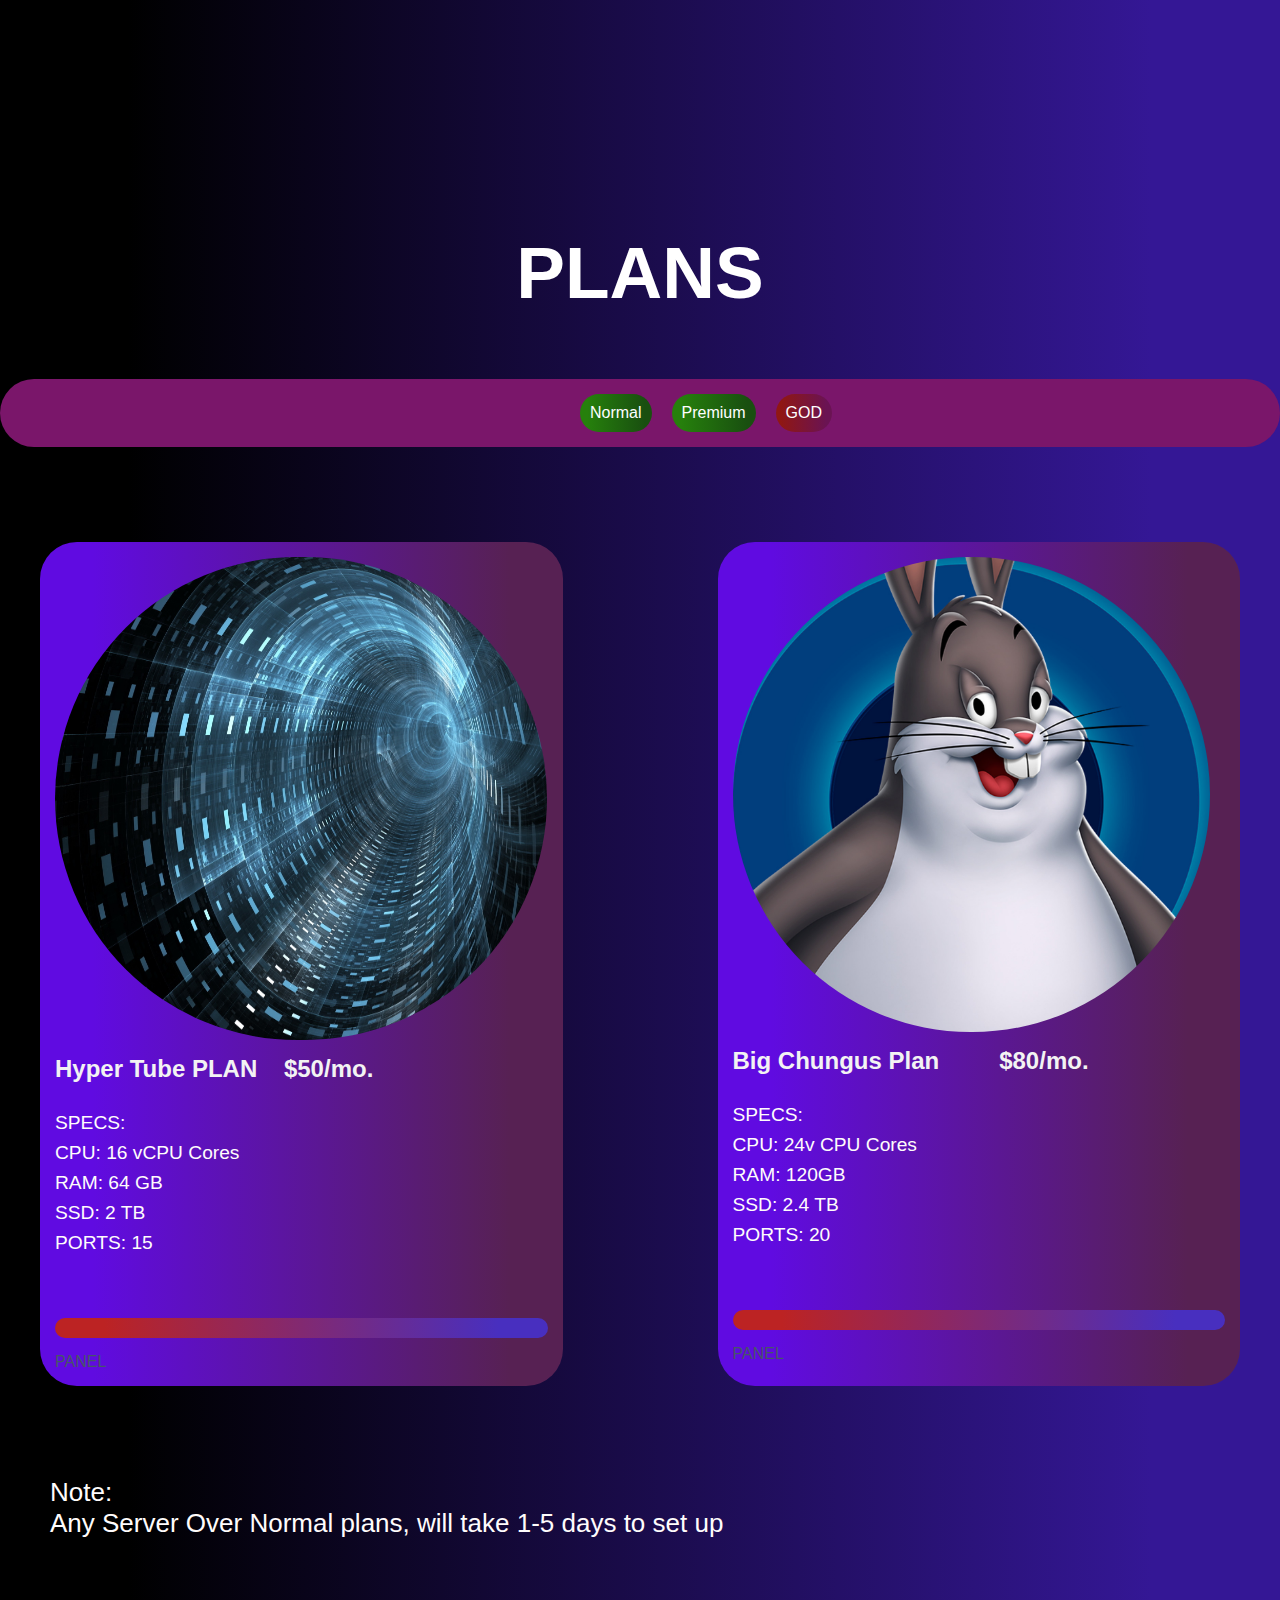
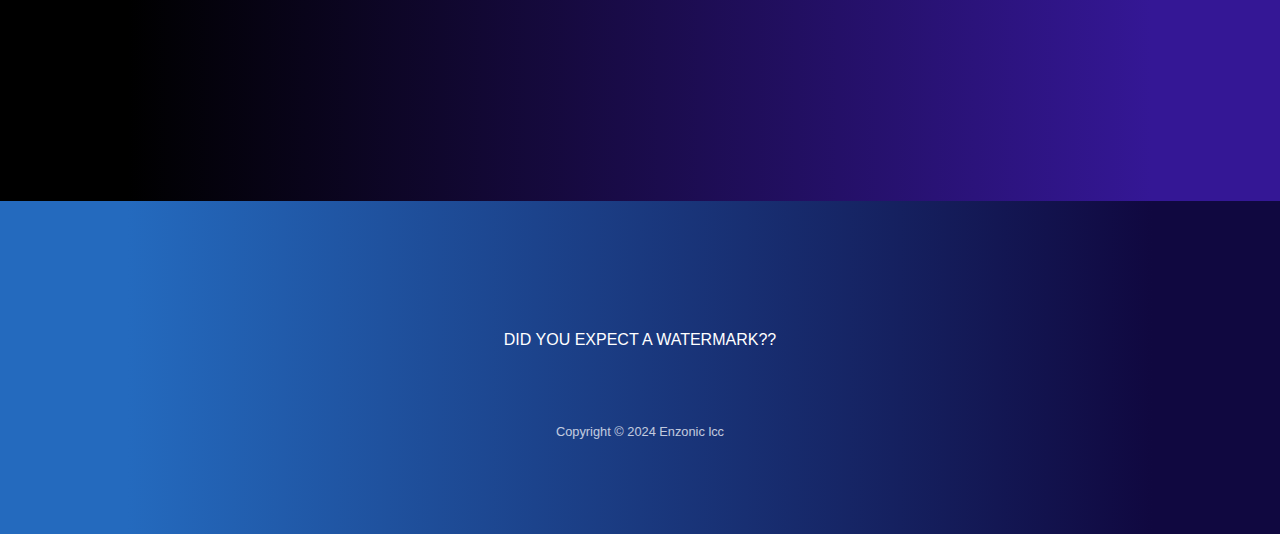
<file: enzonic_hosting_3.html>
<!doctype html>
            <html lang="en">
              <head>
                <meta charset="utf-8">
                <title>enzonic hosting 3</title>
                <meta name="generator" content="GrapesJS Studio">
                <meta name="viewport" content="width=device-width,initial-scale=1">
                <meta property="og:type" content="website">
                <meta name="robots" content="index,follow">
                <link rel="stylesheet" href="./css/style.css">
              </head>
              <body id="imdf7pg"><div class="gjs-grid-row"><div id="i35vrjt" class="gjs-grid-column"><div id="idv7ylf" class="gjs-grid-row"><div id="ijlm0tp" class="gjs-grid-column"><a id="iwnl0bt" class="gjs-link-box"><a href="./home__menu_.html" id="i3bvagr" class="gjs-link">MENU</a></a><a id="ijdy623" class="gjs-link-box"><a href="./home__menu_.html" id="igjrzw5" class="gjs-link">PANEL</a></a></div></div></div></div><h1 id="io6qni7" class="gjs-heading">PLANS</h1><div id="izn9gqo" class="gjs-grid-row"><div id="i5jsdih" class="gjs-grid-column"><a id="ivcxf0k" class="gjs-link-box"><a id="itl9ok3" href="./enzonic_hosting.html" class="gjs-link">Normal</a></a><a id="ijzpd98" class="gjs-link-box"><a id="in1zwjo" href="./enzonic_hosting_2.html" class="gjs-link">Premium</a></a><a id="i3bigrz" class="gjs-link-box"><a id="i65xrkp" href="" class="gjs-link">GOD</a></a></div></div><div id="iwy1bxl" class="gjs-grid-row"><div id="ikxpc7r" class="gjs-grid-column"><div id="io4n9s1" class="gjs-grid-row"><div id="idcp63k" class="gjs-grid-column feature-item"><img alt="OIP-removebg-preview (1).png" src="assets/551351.jpg" id="ixrohzd"/><h3 id="idv54e7" class="gjs-heading">Hyper Tube PLAN    $50/mo.</h3><div id="ie5hy8k" class="text-main-content">SPECS:<br/>CPU: 16 vCPU Cores<br/>RAM: 64 GB <br/>SSD: 2 TB<br/>PORTS: 15<br/></div><a class="gjs-link-box"><a href="./enzo_world.html" id="i46170k" class="gjs-link"><a draggable="false" href="./enzo_world.html" class="gjs-link">PANEL</a></a></a></div><div id="idoaxdp" class="gjs-grid-column feature-item"><img alt="OIP__2_-removebg-preview.png" src="assets/big_chungus.png" id="i06yvbl"/><h3 id="ioevszh" class="gjs-heading">Big Chungus Plan         $80/mo.</h3><div id="ij9bacn" class="text-main-content">SPECS:<br/>CPU: 24v CPU Cores<br/>RAM: 120GB<br/>SSD: 2.4 TB<br/>PORTS: 20<br/></div><a class="gjs-link-box"><a href="./enzo_world.html" id="isiam15" class="gjs-link"><a draggable="false" href="./enzo_world.html" class="gjs-link">PANEL</a></a></a></div></div><div id="icetf01"><span id="iqd6t6i">Note:</span><br id="i6hd6wm-2" draggable="true"/><span id="i7pedqq">Any Server Over Normal plans, will take 1-5 days to set up</span></div></div></div><div id="ivzg34n" class="gjs-grid-row"><div id="iq1hg0i" class="gjs-grid-column"><div id="ig92kcq" class="gjs-grid-row"><div id="i1zwk4h" class="gjs-grid-column"><a href="##" id="itkdnw4" class="gjs-link">DID YOU EXPECT A WATERMARK??</a></div></div><div id="inawxs9" class="gjs-text-blue">Copyright © 2024 Enzonic lcc</div></div></div></body>
            </html>
</file>
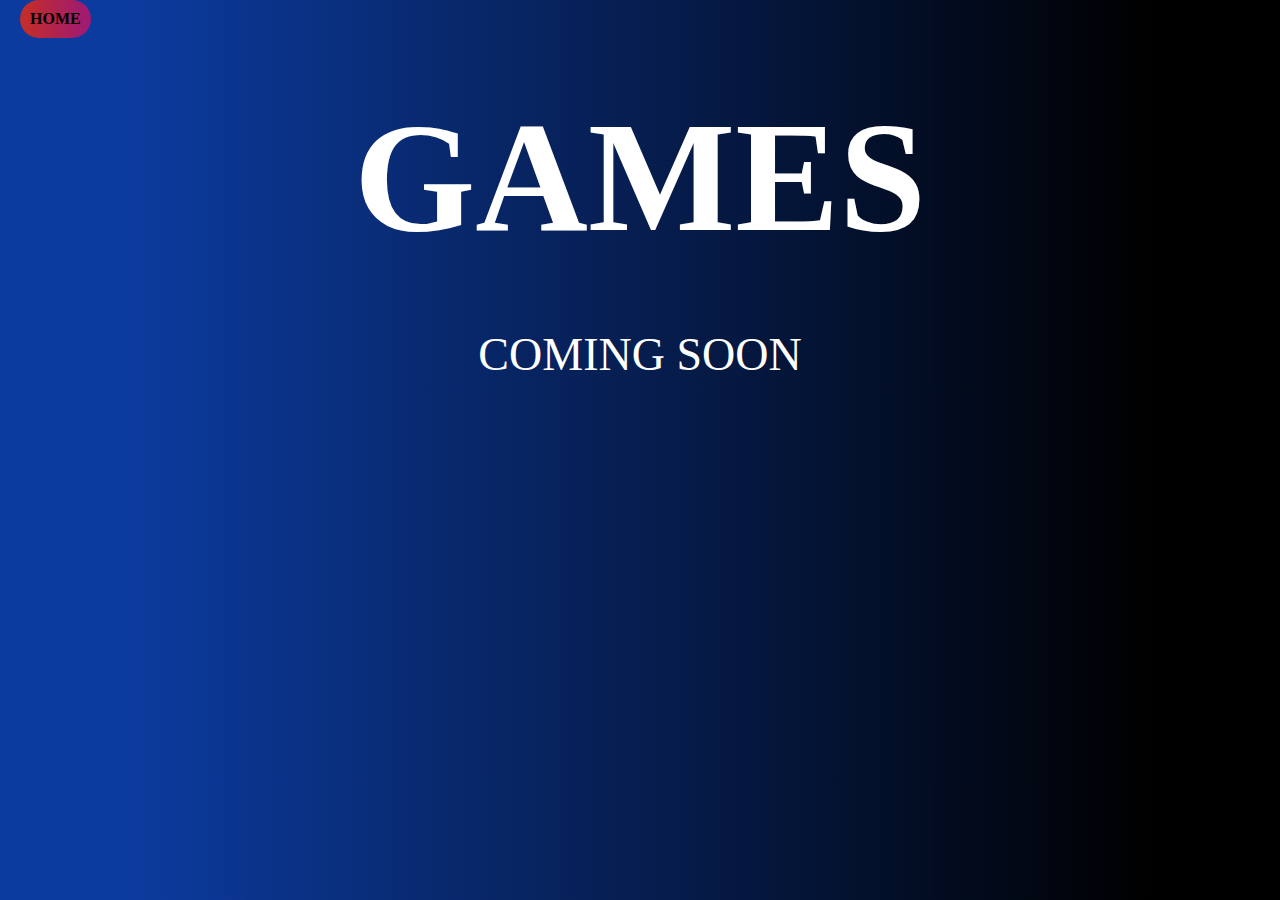
<file: games.html>
<!doctype html>
            <html lang="en">
              <head>
                <meta charset="utf-8">
                <title>games</title>
                <meta name="generator" content="GrapesJS Studio">
                <meta name="viewport" content="width=device-width,initial-scale=1">
                <meta property="og:type" content="website">
                <meta name="robots" content="index,follow">
                <link rel="stylesheet" href="./css/style.css">
              </head>
              <body id="i3cg4d"><a id="ivbkxc" class="gjs-link-box"><a id="io6p7p" href="./index.html" class="gjs-link"><b>HOME</b></a></a><section id="iow5se" class="gjs-section"><div class="gjs-container"><h1 id="im4iix" class="gjs-heading">GAMES</h1></div></section><div id="i6hvhg">COMING SOON</div></body>
            </html>
</file>
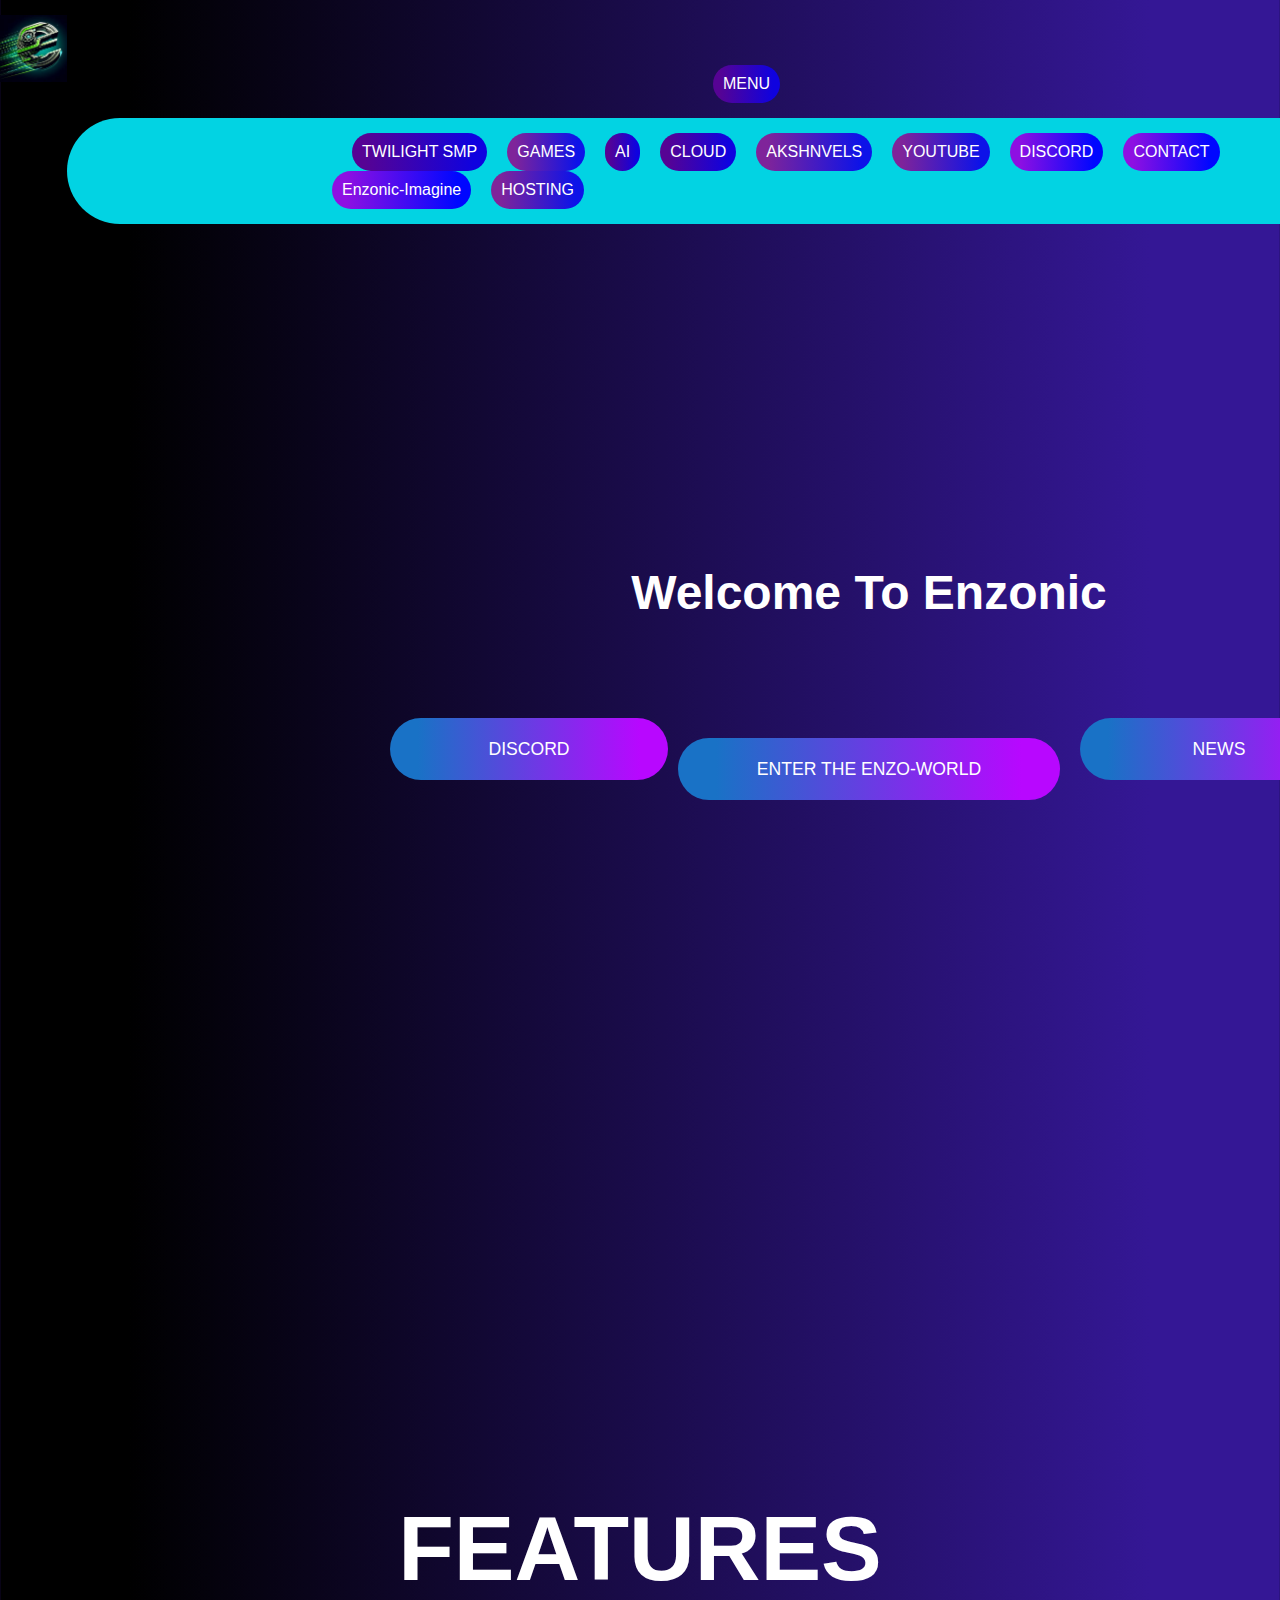
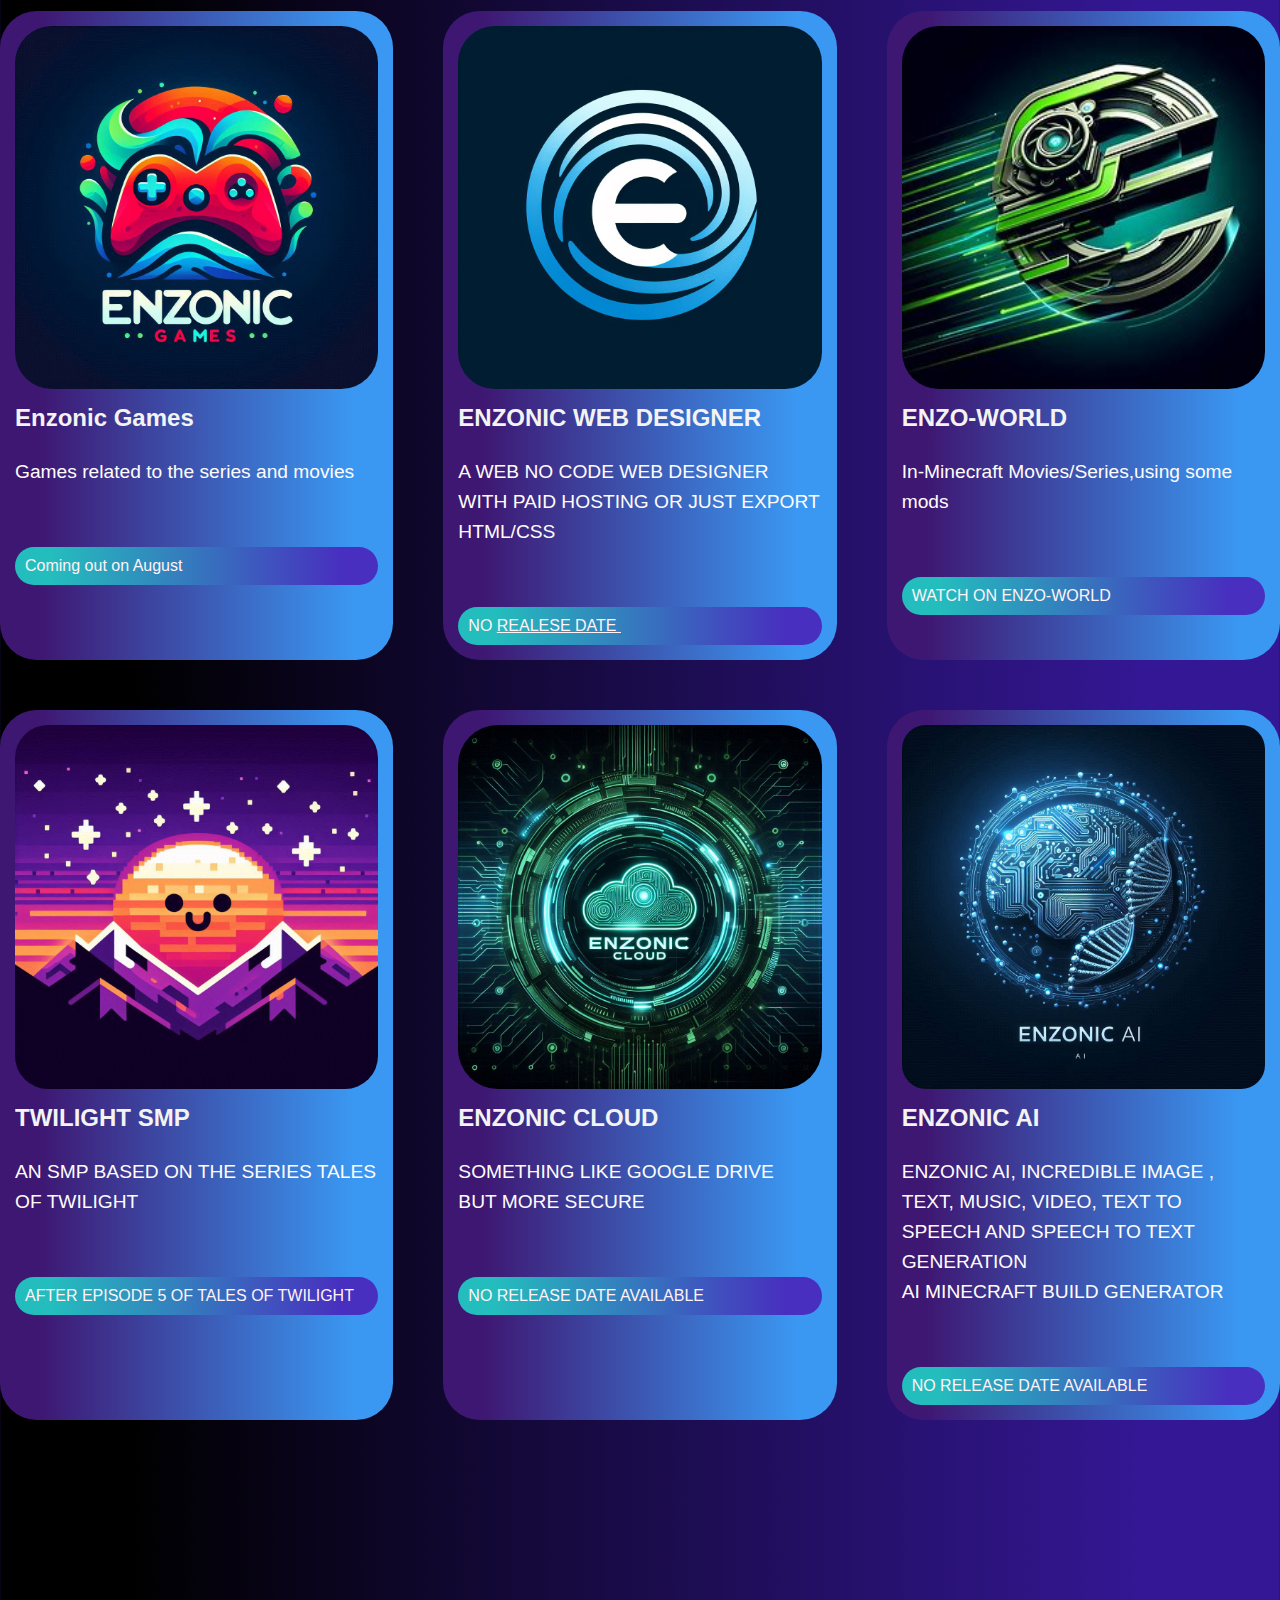
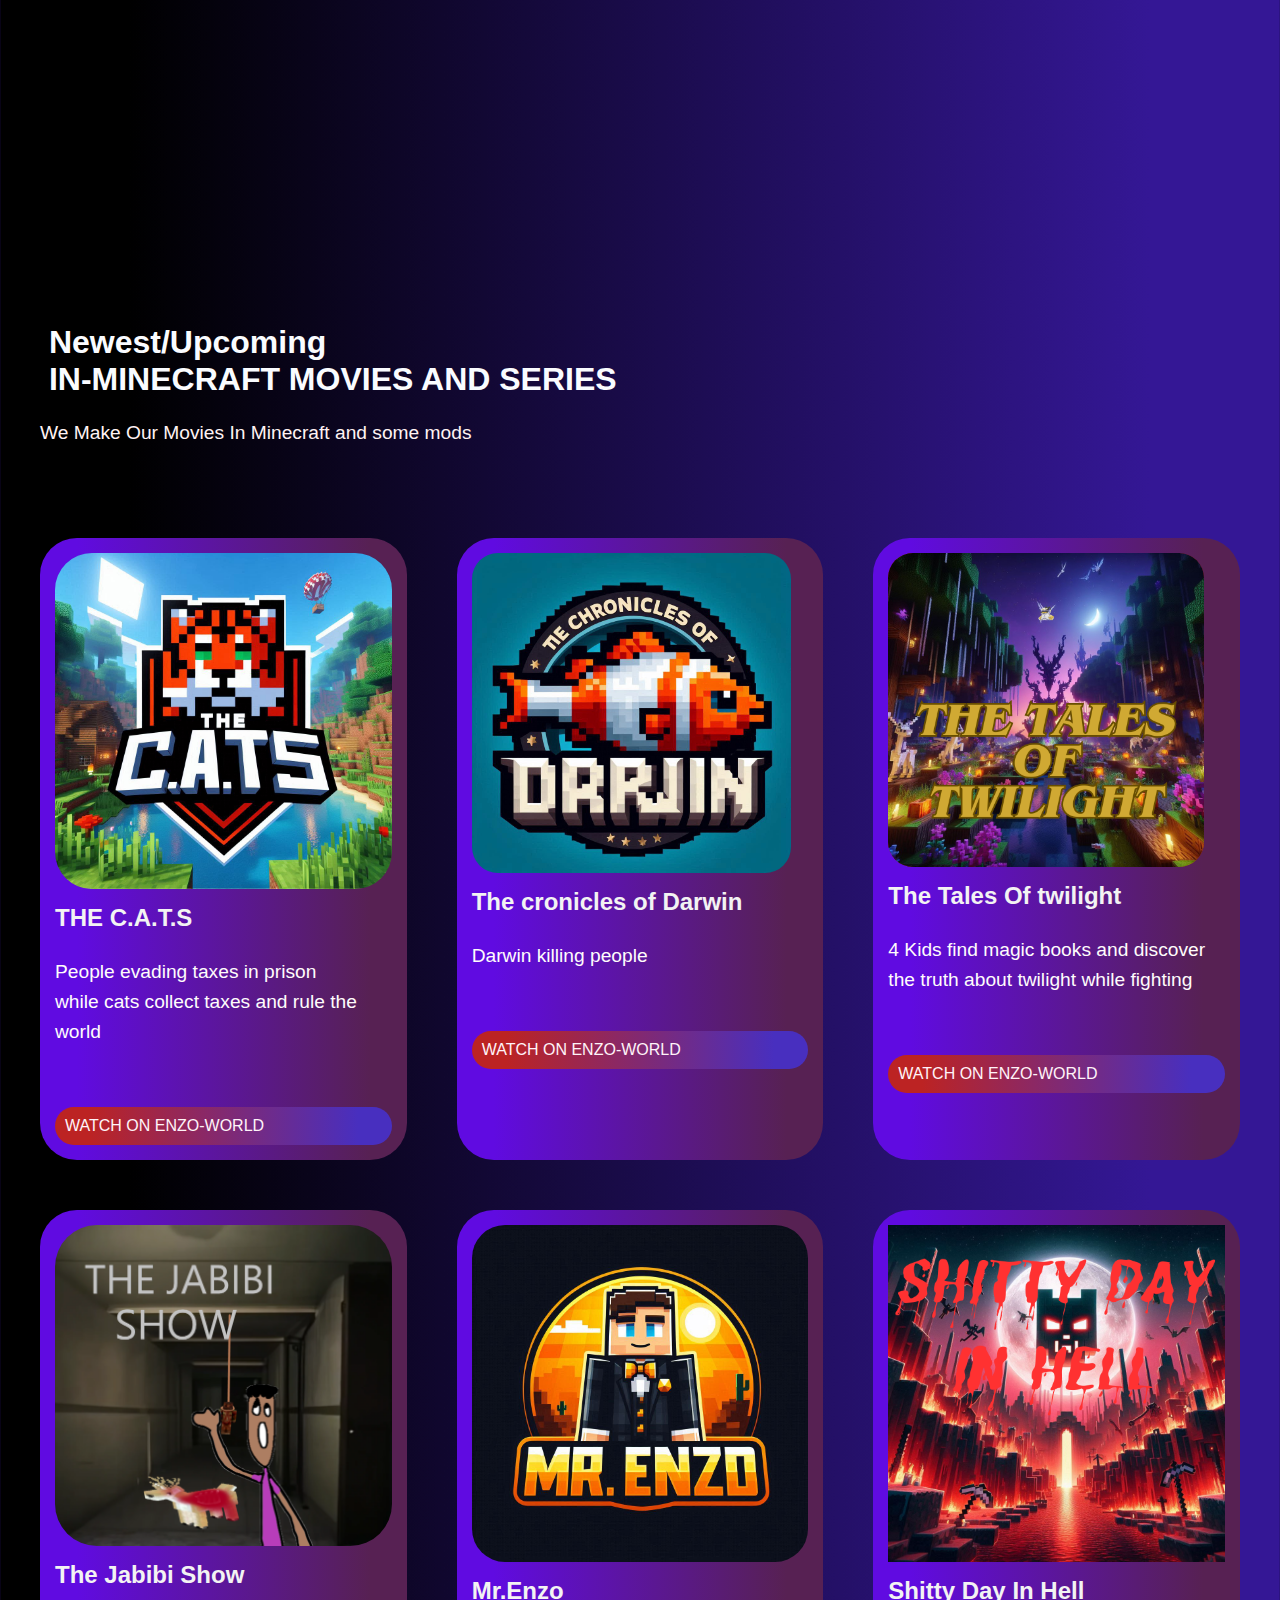
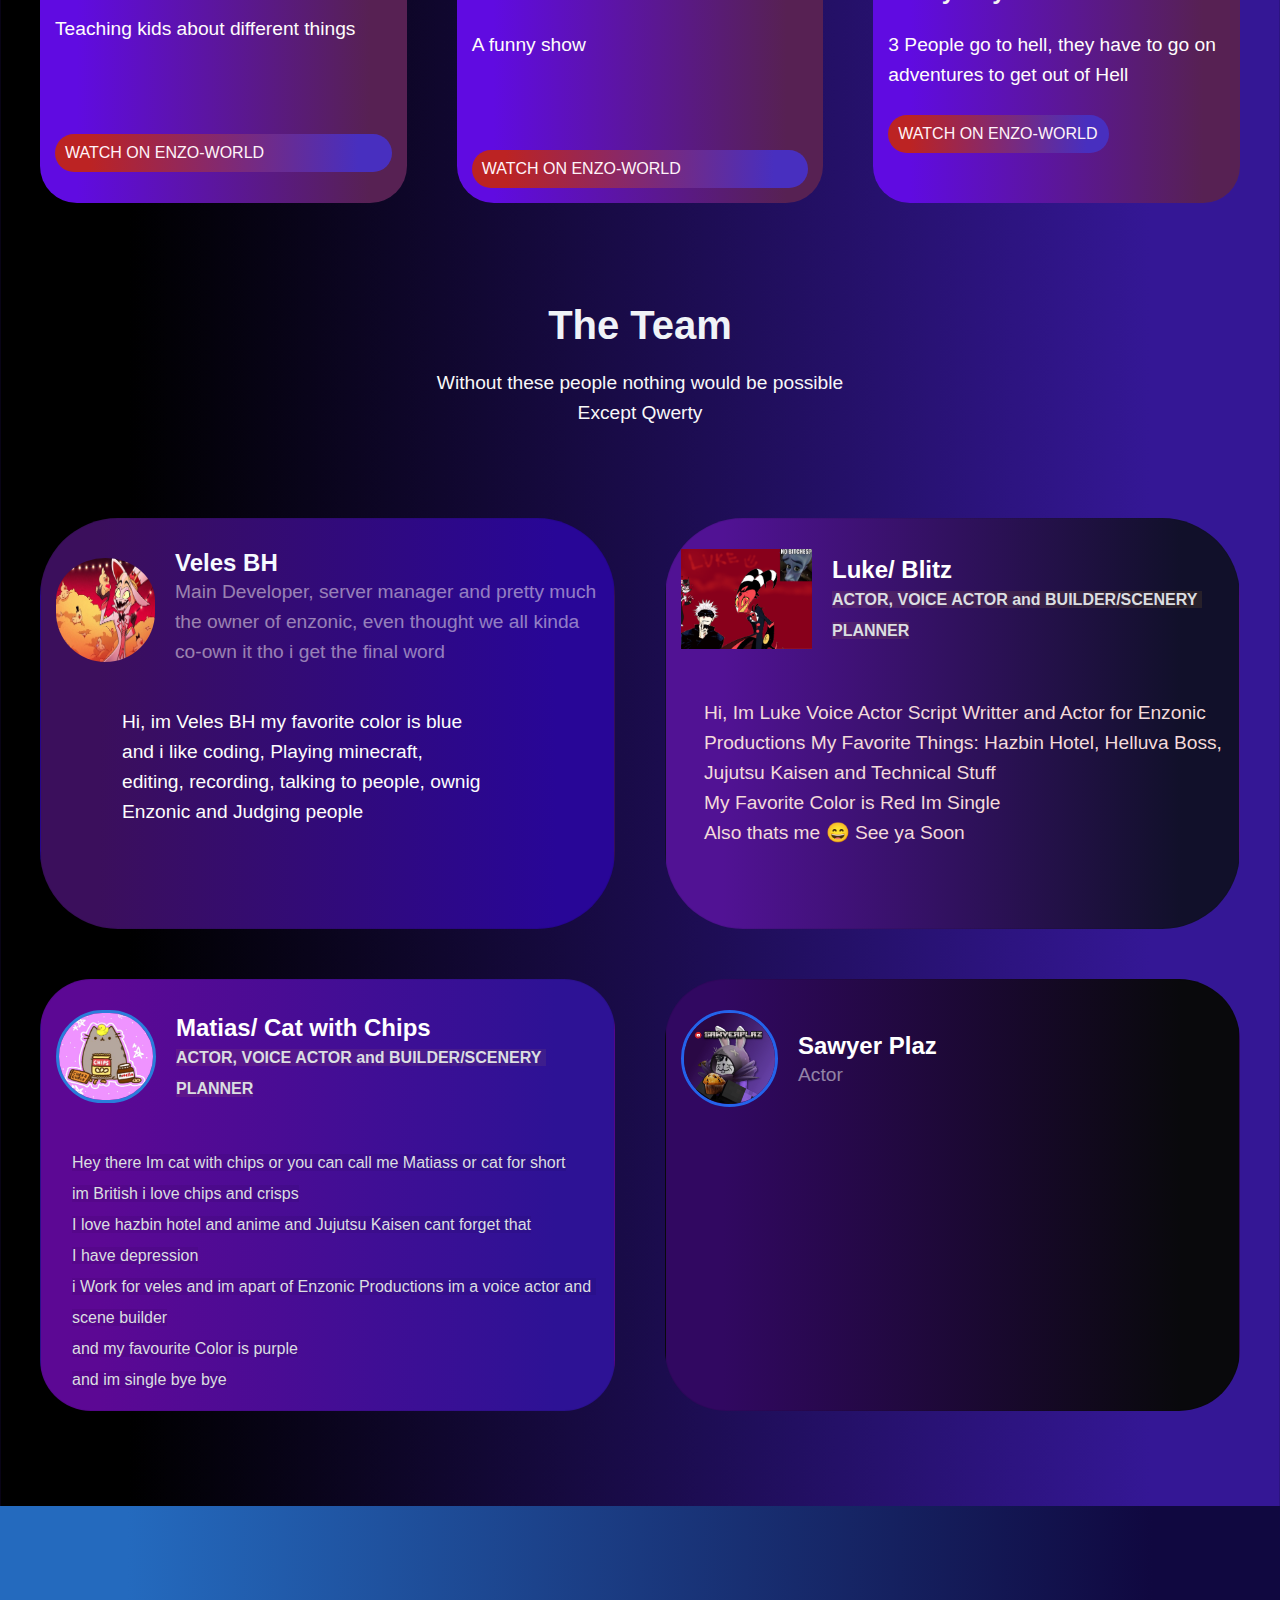
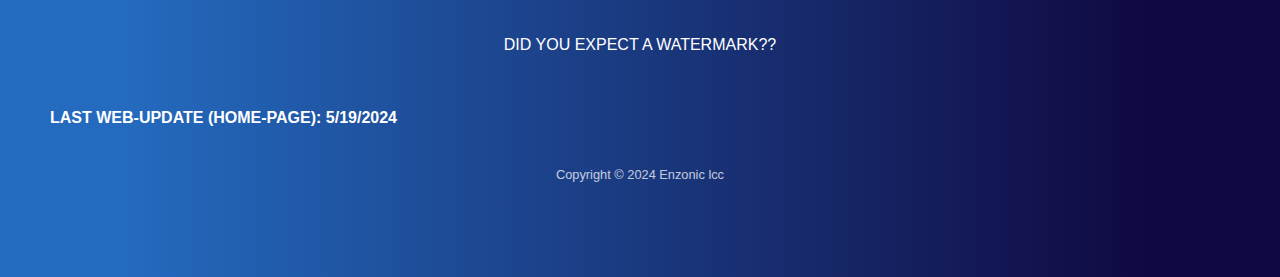
<file: home__menu_.html>
<!doctype html>
            <html lang="en">
              <head>
                <meta charset="utf-8">
                <title>home (menu)</title>
                <meta name="generator" content="GrapesJS Studio">
                <meta name="viewport" content="width=device-width,initial-scale=1">
                <meta property="og:type" content="website">
                <meta name="robots" content="index,follow">
                <link rel="stylesheet" href="./css/style.css">
              </head>
              <body id="i9gi2v"><div class="gjs-grid-row"><div id="il1cpb" class="gjs-grid-column"><img src="assets/oig4.s9wxzhvhwot.jpeg" id="i5zlje"/></div><div id="iy6o18" class="gjs-grid-column"><a id="ikkwkf" class="gjs-link-box"><div id="il9gmt" class="gjs-grid-row"><div id="i3sp2v" class="gjs-grid-column"><a href="./index.html" id="i12yez" class="gjs-link">MENU</a></div></div></a><div id="i08rqa" class="gjs-grid-row"><div id="i6jmh2" class="gjs-grid-column"><a id="i6bbmn" class="gjs-link-box"><a href="" target="_blank" id="i890mn" class="gjs-link">TWILIGHT SMP</a></a><a id="itpoyg" class="gjs-link-box"><a href="./games.html" id="isgwnj" class="gjs-link">GAMES</a></a><a id="isvuuw" class="gjs-link-box"><a href="./ai.html" id="i9c1hf" class="gjs-link">AI</a></a><a id="ixnf4i" class="gjs-link-box"><a href="./cloud.html" id="ic0zpk" class="gjs-link">CLOUD</a></a><a id="i2vyzh" class="gjs-link-box"><a href="./akshnvels.html" id="i7gmif" class="gjs-link">AKSHNVELS</a></a><a id="i7z53a" class="gjs-link-box"><a href="https://www.youtube.com/channel/UCss9ZEsraYR-oqLfD62KSGA" target="_blank" id="ibz9a7" class="gjs-link">YOUTUBE</a></a><a id="i0so7h" class="gjs-link-box"><a href="https://discord.gg/qwSYZErbXv" target="_blank" id="iqpvxk" class="gjs-link">DISCORD</a></a><a href="./contact.html" id="i97c33" class="gjs-link-box"><a href="./contact.html" id="i8pugt" class="gjs-link">CONTACT</a></a><a id="iuqtke" class="gjs-link-box"><a href="https://discord.gg/qwSYZErbXv" target="_blank" id="i159hk" class="gjs-link">Enzonic-Imagine</a></a><a id="im9eu6" class="gjs-link-box"><a href="./enzonic_hosting.html" id="izm5wg" class="gjs-link">HOSTING</a></a></div></div></div></div><div id="ix3qzd" class="gjs-grid-row"><div id="i477of" class="gjs-grid-column"><h1 id="ikkmfa" class="gjs-heading">Welcome To Enzonic</h1><div id="i7medw" class="gjs-grid-row"><div class="gjs-grid-column"><a class="gjs-link-box"><a title="ENTER THE ENZO WORLD" href="https://discord.gg/xxA8MdjSJC" id="i003e3" class="gjs-button"><br/>DISCORD<br/></a></a></div><div class="gjs-grid-column"><a class="gjs-link-box"><a title="ENTER THE ENZO WORLD" href="./enzo_world.html" id="ik82ci" class="gjs-button"><br/>ENTER THE ENZO-WORLD</a></a></div><div class="gjs-grid-column"><a class="gjs-link-box"><a title="ENTER THE ENZO WORLD" href="./news.html" id="i1x4hk" class="gjs-button"><br/>NEWS</a></a></div></div></div></div><h1 id="iqqrva" class="gjs-heading">FEATURES</h1><div id="ig9zfn" class="gjs-grid-row"><div id="ij6i0b" class="gjs-grid-column feature-item"><img alt="_5dd00b31-446e-4734-8ceb-0df58830c3a1.jpeg" src="assets/_4e7eaa23_f0a1_4154_9379_e882030609a7.jpeg" id="ifc3d9"/><h3 id="i9ye28" class="gjs-heading">Enzonic Games</h3><div id="ilqmtu" class="text-main-content">Games related to the series and movies</div><a class="gjs-link-box"><a href="./games.html" id="ivw7vp" class="gjs-link">Coming out on August</a></a></div><div id="ign6yf" class="gjs-grid-column feature-item"><img alt="_5dd00b31-446e-4734-8ceb-0df58830c3a1.jpeg" src="assets/_2d1df1c6_de19_408d_89da_fbe72efade4a.jpg" id="ica4m5"/><h3 id="ii2j8v" class="gjs-heading">ENZONIC WEB DESIGNER</h3><div id="i269u3" class="text-main-content">A WEB NO CODE WEB DESIGNER WITH PAID HOSTING OR JUST EXPORT HTML/CSS</div><a class="gjs-link-box"><a href="https://discord.gg/E6WvpUJSNz" target="_blank" id="ifv3sh" class="gjs-link">NO <u>REALESE DATE </u></a></a></div><div id="ikfrf2" class="gjs-grid-column feature-item"><img alt="_5dd00b31-446e-4734-8ceb-0df58830c3a1.jpeg" src="assets/2q__" id="i36fr4"/><h3 id="ibnljy" class="gjs-heading">ENZO-WORLD</h3><div id="ihwhxi" class="text-main-content">In-Minecraft Movies/Series,using some mods</div><a class="gjs-link-box"><a href="./enzo_world.html" id="iy97gz" class="gjs-link">WATCH ON ENZO-WORLD</a></a></div><div id="izulle" class="gjs-grid-column feature-item"><img alt="_2b279813-88a9-4abc-b9af-44cc92f26806.jpeg" src="assets/_2b279813_88a9_4abc_b9af_44cc92f26806.jpeg" id="iyekkw"/><h3 id="ifk191" class="gjs-heading">TWILIGHT SMP</h3><div id="ink3pz" class="text-main-content">AN SMP BASED ON THE SERIES TALES OF TWILIGHT</div><a class="gjs-link-box"><a href="./enzo_world.html" id="iblowa" class="gjs-link">AFTER EPISODE 5 OF TALES OF TWILIGHT </a></a></div><div id="i9iake" class="gjs-grid-column feature-item"><img alt="_5e0c28c5-89c7-465b-932c-30639c038fa3.jpeg" src="assets/_5e0c28c5_89c7_465b_932c_30639c038fa3.jpeg" id="i65gdl"/><h3 id="iqmzq1" class="gjs-heading">ENZONIC CLOUD</h3><div id="ihsu7k" class="text-main-content">SOMETHING LIKE GOOGLE DRIVE<br/>BUT MORE SECURE</div><a class="gjs-link-box"><a href="./cloud.html" id="i82wln" class="gjs-link">NO RELEASE DATE AVAILABLE</a></a></div><div id="iw4rbx" class="gjs-grid-column feature-item"><img alt="_a3470a0a_de2f_4732_ba3f_708d65ec2181.jpeg" src="assets/_a3470a0a_de2f_4732_ba3f_708d65ec2181.jpeg" id="i43v9g"/><h3 id="ignvm6" class="gjs-heading">ENZONIC AI</h3><div id="infc1y" class="text-main-content">ENZONIC AI, INCREDIBLE IMAGE , TEXT, MUSIC, VIDEO, TEXT TO SPEECH AND SPEECH TO TEXT GENERATION<br/>AI MINECRAFT BUILD GENERATOR</div><a class="gjs-link-box"><a href="./ai.html" id="ij936l" class="gjs-link">NO RELEASE DATE AVAILABLE</a></a></div></div><div id="irgnv8" class="gjs-grid-row"><div id="ijfm6r" class="gjs-grid-column"><h2 id="imbbqg" class="gjs-heading"> Newest/Upcoming<br/> IN-MINECRAFT MOVIES AND SERIES</h2><div id="ijfmpg" class="text-main-content">We Make Our Movies In Minecraft and some mods</div><div id="ifxqrh" class="gjs-grid-row"><div id="i54eav" class="gjs-grid-column feature-item"><img alt="_5dd00b31-446e-4734-8ceb-0df58830c3a1.jpeg" src="assets/_5dd00b31_446e_4734_8ceb_0df58830c3a1.jpeg" id="i3qef4"/><h3 id="i7kl64" class="gjs-heading">THE C.A.T.S</h3><div id="iumyxg" class="text-main-content">People evading taxes in prison<br/>while cats collect taxes and rule the world</div><a class="gjs-link-box"><a href="./enzo_world.html" id="i847e4" class="gjs-link">WATCH ON ENZO-WORLD</a></a></div><div id="itno2f" class="gjs-grid-column feature-item"><img alt="_b55f7d63-c91d-4aa2-85b0-c2a6b56baac4.jpeg" src="assets/_b55f7d63_c91d_4aa2_85b0_c2a6b56baac4.jpeg" id="iioxyx"/><h3 id="ifdwn5" class="gjs-heading">The cronicles of Darwin</h3><div id="ik2sih" class="text-main-content">Darwin killing people</div><a class="gjs-link-box"><a href="./enzo_world.html" id="iexzmh" class="gjs-link">WATCH ON ENZO-WORLD</a></a></div><div id="ihd24o" class="gjs-grid-column feature-item"><img alt="The tales of twilight.png" src="assets/the_tales_of_twilight.png" id="i3aoxz"/><h3 id="isknzi" class="gjs-heading">The Tales Of twilight</h3><div id="iv5163" class="text-main-content">4 Kids find magic books and discover the truth about twilight while fighting</div><a class="gjs-link-box"><a href="./enzo_world.html" id="i09lph" class="gjs-link">WATCH ON ENZO-WORLD</a></a></div><div id="iurb97" class="gjs-grid-column feature-item"><img alt="The_Jabibi_SHow.png" src="assets/the_jabibi_show.png" id="iykitf"/><h3 id="iiu5ux" class="gjs-heading">The Jabibi Show</h3><div id="i1k3bq" class="text-main-content">Teaching kids about different things<br/><br/></div><a class="gjs-link-box"><a href="./enzo_world.html" id="i9jkdm" class="gjs-link">WATCH ON ENZO-WORLD</a></a></div><div id="iddvel" class="gjs-grid-column feature-item"><img alt="_a4d86a34-5d0c-44a1-9d70-00feeed41964.jpeg" src="assets/_a4d86a34_5d0c_44a1_9d70_00feeed41964.jpeg" id="ihs8o4"/><h3 id="i5ixpf" class="gjs-heading">Mr.Enzo</h3><div id="i7pre5" class="text-main-content">A funny show<br/><br/></div><a class="gjs-link-box"><a href="./enzo_world.html" id="ik0uph" class="gjs-link">WATCH ON ENZO-WORLD</a></a></div><div id="ibrlr4" class="gjs-grid-column feature-item"><img alt="Shitty day in hell.png" src="assets/shitty_day_in_hell.png"/><h3 id="ifd4xh" class="gjs-heading">Shitty Day In Hell</h3><div id="ibliky" class="text-main-content">3 People go to hell, they have to go on<br/>adventures to get out of Hell</div><a href="./enzo_world.html" id="ixxq3k" class="gjs-link">WATCH ON ENZO-WORLD</a></div></div></div></div><div id="i24lwg" class="gjs-grid-row"><div id="ifkst5" class="gjs-grid-column"><h2 id="iqis0d" class="gjs-heading">The Team</h2><div id="ie6trg" class="text-main-content">Without these people nothing would be possible<br/>Except Qwerty</div><div id="iq4so6" class="gjs-grid-row"><div id="iqiytz" class="gjs-grid-column testimonial-item"><div id="i5j1pj" class="gjs-grid-row"><div id="izfxxi" class="gjs-grid-column"><img alt="profile.jpg" src="assets/profile.jpg" id="icjbta"/></div><div class="gjs-grid-column"><h4 id="in2l3o" class="gjs-heading">Veles BH</h4><div id="ix0u1c" class="text-main-content">Main Developer, server manager and pretty much the owner of enzonic, even thought we all kinda co-own it tho i get the final word</div></div></div><div id="iji4vg" class="text-main-content">Hi, im Veles BH my favorite color is blue and i like coding, Playing minecraft, editing, recording, talking to people, ownig<br/>Enzonic and Judging people</div></div><div id="iwbakv" class="gjs-grid-column testimonial-item"><div id="iuillo" class="gjs-grid-row"><div id="imnypx" class="gjs-grid-column"><img alt="Luke_Goofy_ahh.png" src="assets/luke_goofy_ahh.png" id="ididbv"/></div><div class="gjs-grid-column"><h4 id="ieo5gs" class="gjs-heading">Luke/ Blitz</h4><div id="icxuvj" class="text-main-content"><span id="iuk0jr"><span id="i4yn99">ACTOR</span><span id="ieg1rt">, VOICE ACTOR and BUILDER</span><span id="iu6ph6">/SCENERY PLANNER</span></span></div></div></div><div id="i853ei" class="text-main-content">Hi, Im Luke Voice Actor Script Writter and Actor for Enzonic Productions My Favorite Things: Hazbin Hotel, Helluva Boss, Jujutsu Kaisen and Technical Stuff <br/>My Favorite Color is Red Im Single<br/>Also thats me 😄 See ya Soon </div></div><div id="itipz3" class="gjs-grid-column testimonial-item"><div id="ithn0c" class="gjs-grid-row"><div id="i21z92" class="gjs-grid-column"><img alt="WhatsApp_Image_2024-05-18_at_13.18.47_ba1901e4.jpg" src="assets/whatsapp_image_2024_05_18_at_13.18.47_ba1901e4.jpg" id="ijo0qb"/></div><div class="gjs-grid-column"><h4 id="ij8s7r" class="gjs-heading">Matias/ Cat with Chips</h4><div id="i0weyh" class="text-main-content"><span id="i2qxyy"><span id="i9zjwu">ACTOR</span><span id="iad6qo">, VOICE ACTOR and BUILDER</span><span id="ity004">/SCENERY PLANNER</span></span></div></div></div><div id="ij0o44" class="text-main-content"><span id="ie1yxj">Hey there Im cat with chips or you can call me Matiass or cat for short</span><span id="ig7nx4">
im British i love chips and crisps
I love hazbin hotel and anime and Jujutsu Kaisen cant forget that
I have depression</span><span id="ix6wuk">
i Work for veles and im apart of Enzonic Productions im a voice actor and scene builder
and my favourite Color is purple</span><span id="ii44uh">
and im single bye bye</span></div></div><div id="iqu746" class="gjs-grid-column testimonial-item"><div id="isfi1k" class="gjs-grid-row"><div id="i8y6eq" class="gjs-grid-column"><img src="assets/sawyerplaz_pfp.jpg" id="i0fash"/></div><div class="gjs-grid-column"><h4 id="iwna0j" class="gjs-heading">Sawyer Plaz</h4><div id="ivj32e" class="text-main-content">Actor</div></div></div></div></div></div></div><div id="imxrkm" class="gjs-grid-row"><div id="inal5w" class="gjs-grid-column"><div id="i0e8ly" class="gjs-grid-row"><div id="iw1gdf" class="gjs-grid-column"><a href="##" id="iba1e5" class="gjs-link">DID YOU EXPECT A WATERMARK??</a></div></div><div id="i29wh9"><b>LAST WEB-UPDATE (HOME-PAGE): 5/19/2024</b></div><div id="iour6t" class="gjs-text-blue">Copyright © 2024 Enzonic lcc</div></div></div></body>
            </html>
</file>
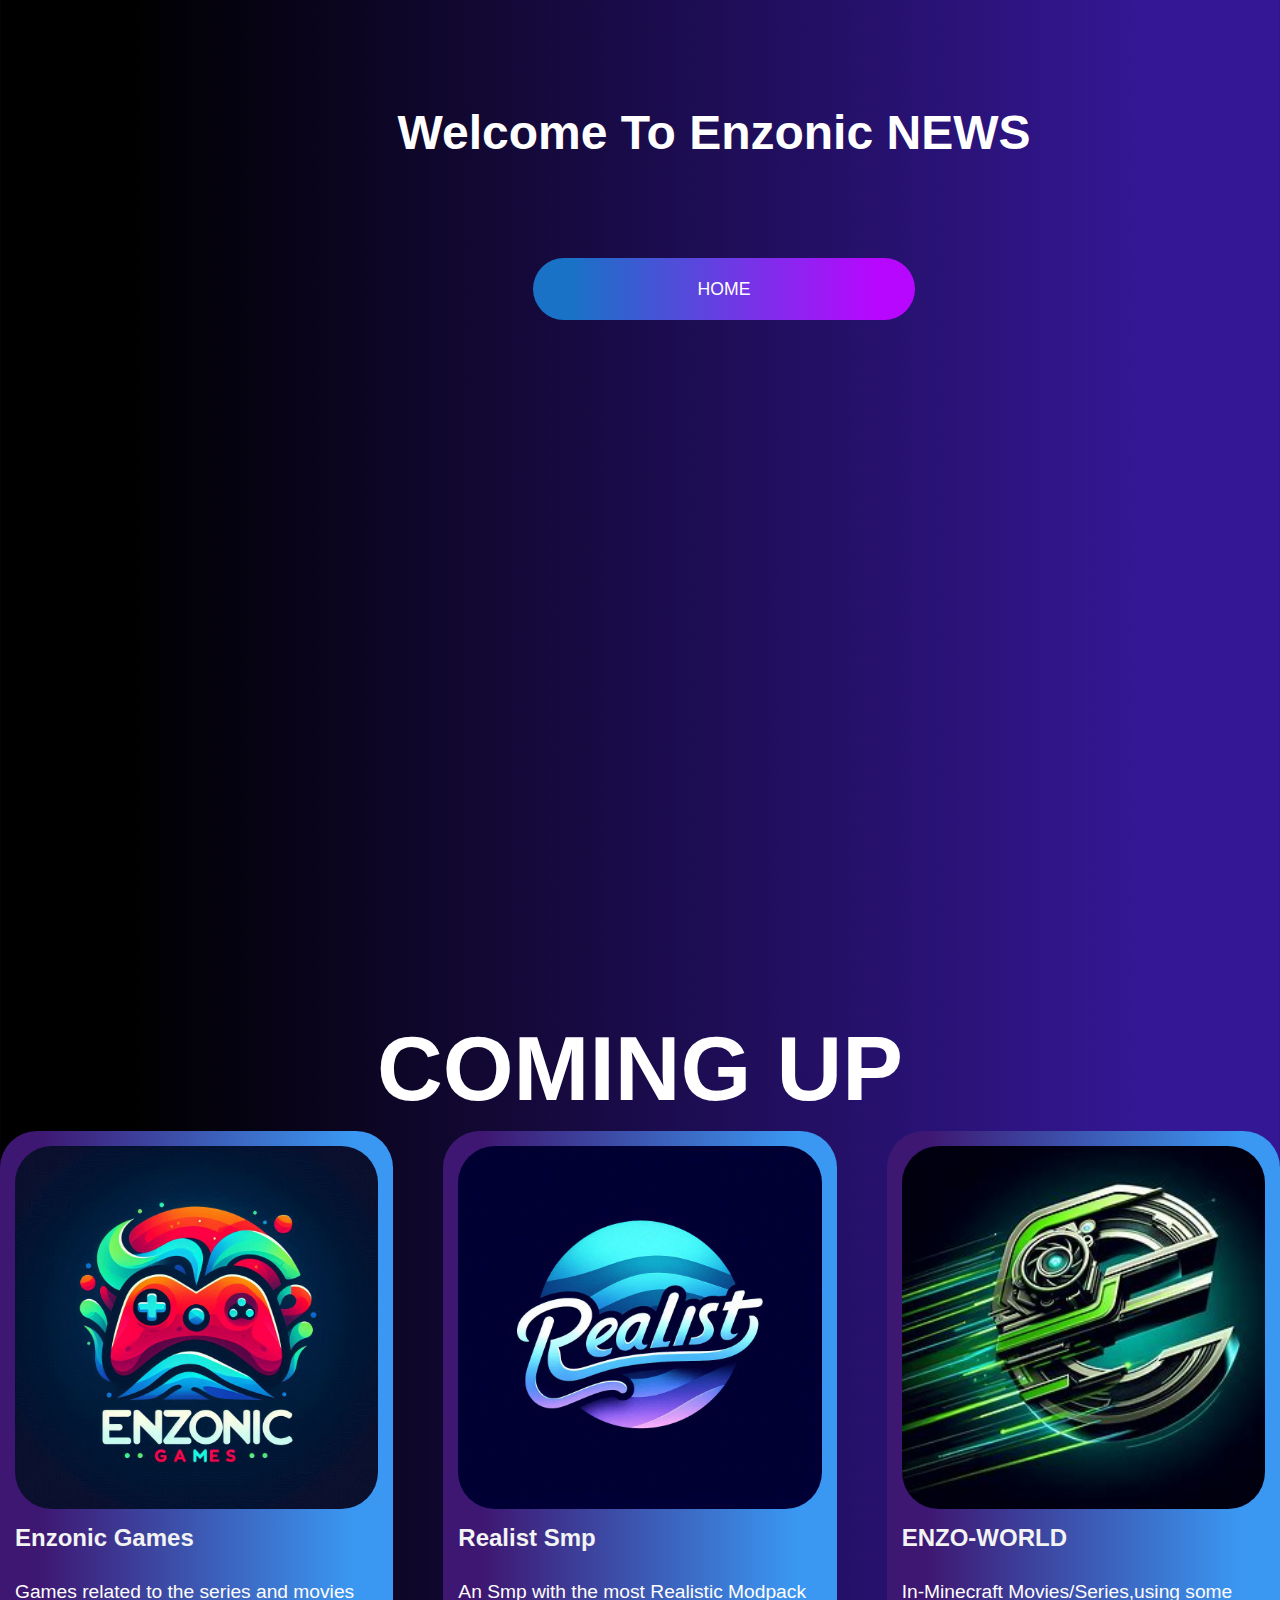
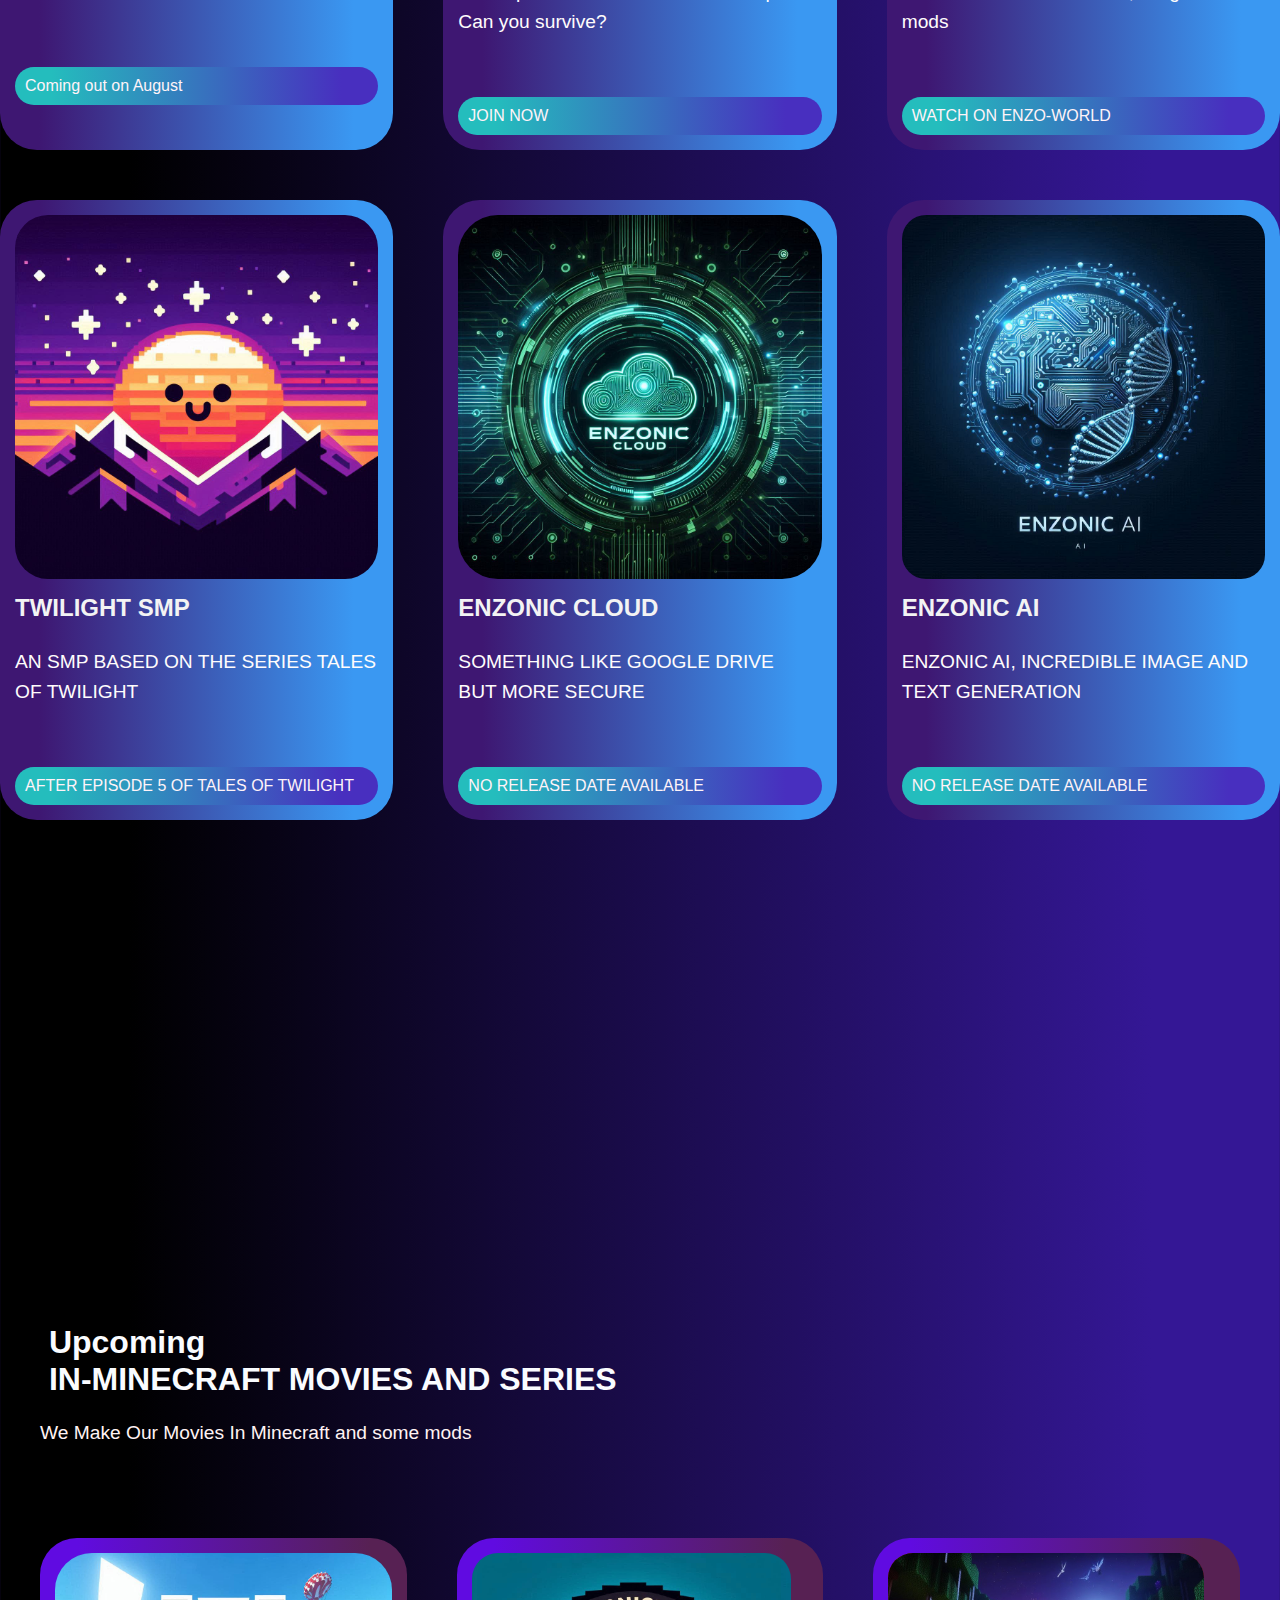
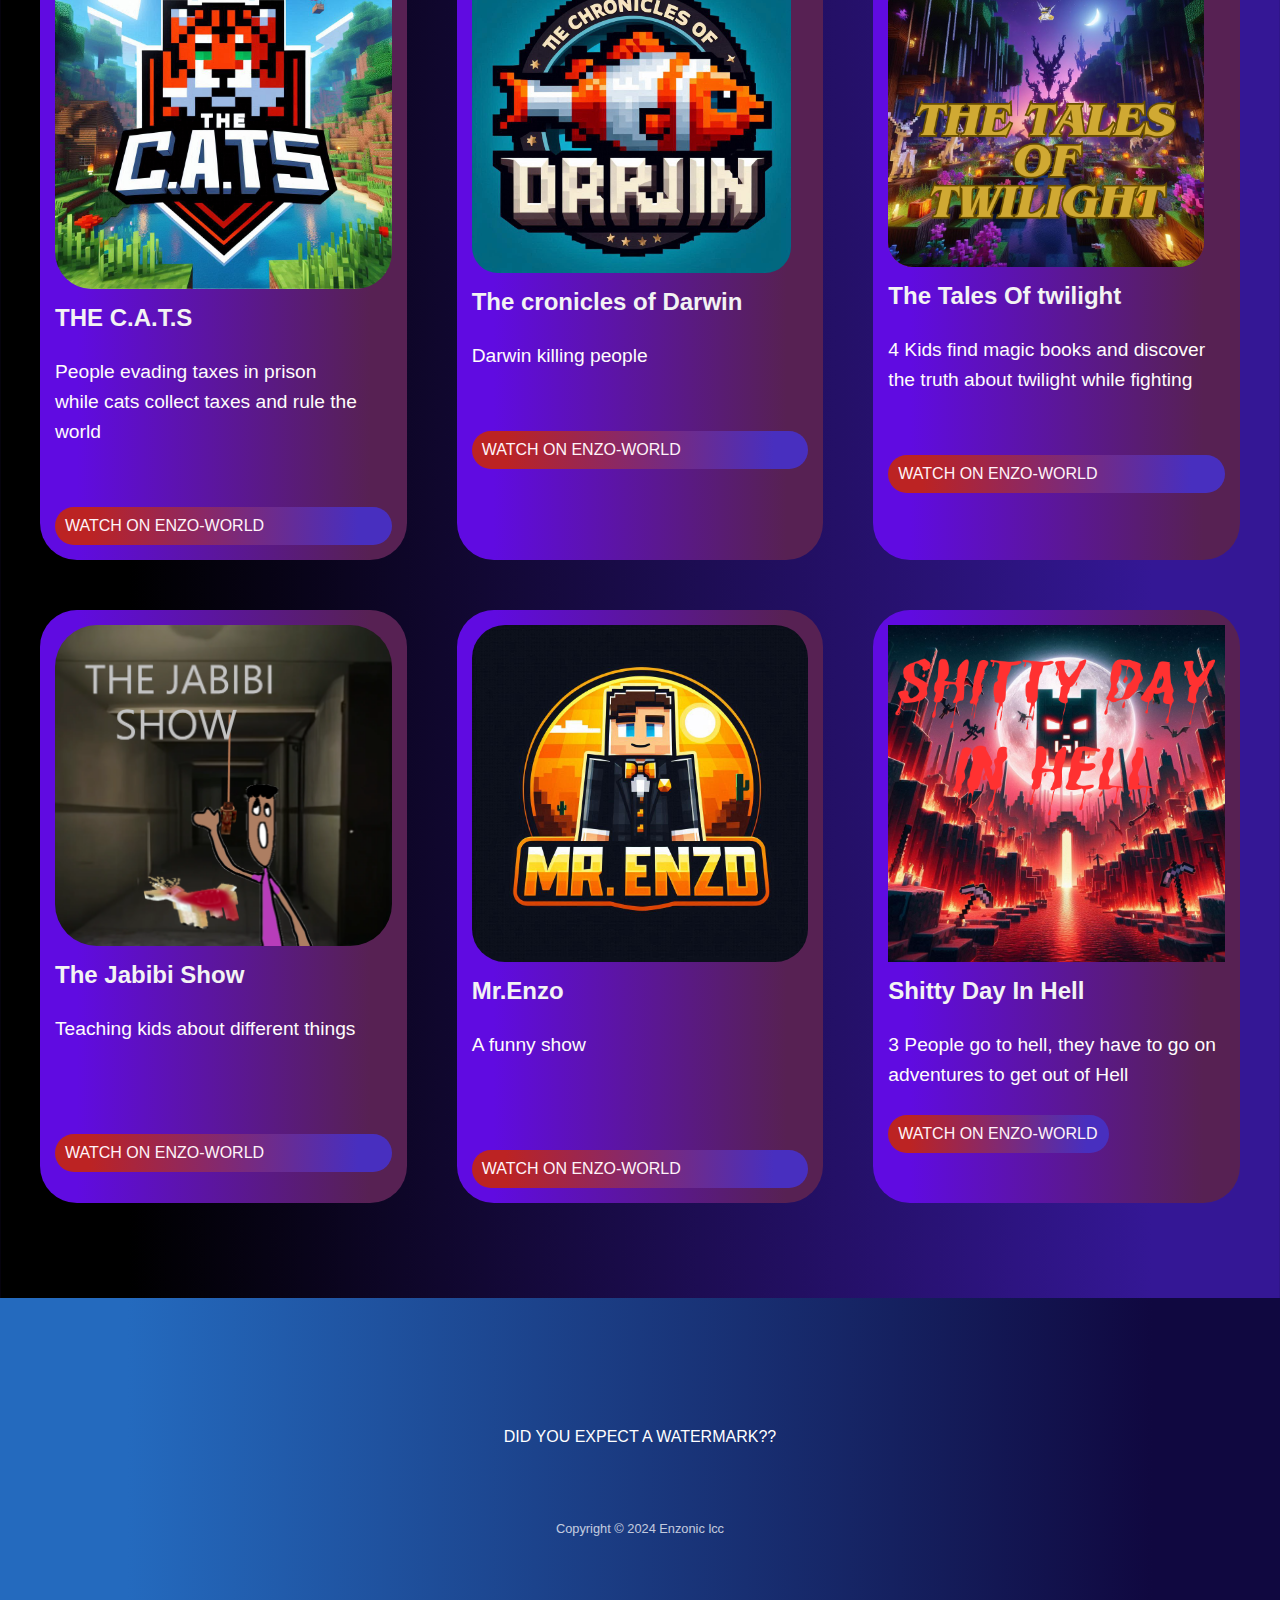
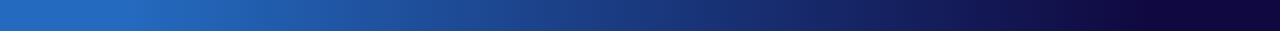
<file: news.html>
<!doctype html>
            <html lang="en">
              <head>
                <meta charset="utf-8">
                <title>News</title>
                <meta name="generator" content="GrapesJS Studio">
                <meta name="viewport" content="width=device-width,initial-scale=1">
                <meta property="og:type" content="website">
                <meta name="robots" content="index,follow">
                <link rel="stylesheet" href="./css/style.css">
              </head>
              <body id="iq6eid"><div class="gjs-grid-row"></div><div id="i8xphr" class="gjs-grid-row"><div id="idqfsa" class="gjs-grid-column"><h1 id="ifohj9" class="gjs-heading">Welcome To Enzonic NEWS</h1><div id="iv3i01" class="gjs-grid-row"><div class="gjs-grid-column"><a class="gjs-link-box"><a title="ENTER THE ENZO WORLD" href="./index.html" id="iuidr9" class="gjs-button"><br/>HOME</a></a></div></div></div></div><h1 id="i0pxac" class="gjs-heading">COMING UP</h1><div id="i08q5k" class="gjs-grid-row"><div id="ikhdwg" class="gjs-grid-column feature-item"><img alt="_5dd00b31-446e-4734-8ceb-0df58830c3a1.jpeg" src="assets/_4e7eaa23_f0a1_4154_9379_e882030609a7.jpeg" id="iah1ao"/><h3 id="iqecf9" class="gjs-heading">Enzonic Games</h3><div id="iuz8es" class="text-main-content">Games related to the series and movies</div><a class="gjs-link-box"><a href="./games.html" id="ia3g2c" class="gjs-link">Coming out on August</a></a></div><div id="iya5tx" class="gjs-grid-column feature-item"><img alt="_5dd00b31-446e-4734-8ceb-0df58830c3a1.jpeg" src="assets/_4a889d8e_8cff_475a_8332_1891c40cb176.jpeg" id="iqeg92"/><h3 id="i4lp9g" class="gjs-heading">Realist Smp</h3><div id="i59skg" class="text-main-content">An Smp with the most Realistic Modpack<br/>Can you survive?</div><a id="ih84fd" class="gjs-link-box"><a href="https://discord.gg/E6WvpUJSNz" target="_blank" id="ik3uit" class="gjs-link">JOIN NOW</a></a></div><div id="im5y98" class="gjs-grid-column feature-item"><img alt="_5dd00b31-446e-4734-8ceb-0df58830c3a1.jpeg" src="assets/2q__" id="i1d3tp"/><h3 id="il2w7g" class="gjs-heading">ENZO-WORLD</h3><div id="iio4fw" class="text-main-content">In-Minecraft Movies/Series,using some mods</div><a class="gjs-link-box"><a href="./enzo_world.html" id="iwt20f" class="gjs-link">WATCH ON ENZO-WORLD</a></a></div><div id="iepcal" class="gjs-grid-column feature-item"><img alt="_2b279813-88a9-4abc-b9af-44cc92f26806.jpeg" src="assets/_2b279813_88a9_4abc_b9af_44cc92f26806.jpeg" id="iqmkek"/><h3 id="ixxszg" class="gjs-heading">TWILIGHT SMP</h3><div id="izrzzm" class="text-main-content">AN SMP BASED ON THE SERIES TALES OF TWILIGHT</div><a id="ihdirn" class="gjs-link-box"><a href="./enzo_world.html" id="i529w8" class="gjs-link">AFTER EPISODE 5 OF TALES OF TWILIGHT </a></a></div><div id="i6yinh" class="gjs-grid-column feature-item"><img alt="_5e0c28c5-89c7-465b-932c-30639c038fa3.jpeg" src="assets/_5e0c28c5_89c7_465b_932c_30639c038fa3.jpeg" id="iaodqx"/><h3 id="ivg3ko" class="gjs-heading">ENZONIC CLOUD</h3><div id="ixbnlj" class="text-main-content">SOMETHING LIKE GOOGLE DRIVE<br/>BUT MORE SECURE</div><a class="gjs-link-box"><a href="./cloud.html" id="ixaryg" class="gjs-link">NO RELEASE DATE AVAILABLE</a></a></div><div id="ies2ck" class="gjs-grid-column feature-item"><img alt="_a3470a0a_de2f_4732_ba3f_708d65ec2181.jpeg" src="assets/_a3470a0a_de2f_4732_ba3f_708d65ec2181.jpeg" id="i3gxal"/><h3 id="i0ppvb" class="gjs-heading">ENZONIC AI</h3><div id="izj6ae" class="text-main-content">ENZONIC AI, INCREDIBLE IMAGE AND TEXT GENERATION<br/></div><a class="gjs-link-box"><a href="./ai.html" id="ilan9r" class="gjs-link">NO RELEASE DATE AVAILABLE</a></a></div></div><div id="ip27vg" class="gjs-grid-row"><div id="ie0aij" class="gjs-grid-column"><h2 id="i7xy8f" class="gjs-heading"> Upcoming<br/> IN-MINECRAFT MOVIES AND SERIES</h2><div id="idw5zh" class="text-main-content">We Make Our Movies In Minecraft and some mods</div><div id="iorj7b" class="gjs-grid-row"><div id="igs9bh" class="gjs-grid-column feature-item"><img alt="_5dd00b31-446e-4734-8ceb-0df58830c3a1.jpeg" src="assets/_5dd00b31_446e_4734_8ceb_0df58830c3a1.jpeg" id="ixiyb3"/><h3 id="imu8ck" class="gjs-heading">THE C.A.T.S</h3><div id="i2n0k1" class="text-main-content">People evading taxes in prison<br/>while cats collect taxes and rule the world</div><a class="gjs-link-box"><a href="./enzo_world.html" id="inqfak" class="gjs-link">WATCH ON ENZO-WORLD</a></a></div><div id="inflz9" class="gjs-grid-column feature-item"><img alt="_b55f7d63-c91d-4aa2-85b0-c2a6b56baac4.jpeg" src="assets/_b55f7d63_c91d_4aa2_85b0_c2a6b56baac4.jpeg" id="ikc5si"/><h3 id="icqrti" class="gjs-heading">The cronicles of Darwin</h3><div id="ilmb09" class="text-main-content">Darwin killing people</div><a class="gjs-link-box"><a href="./enzo_world.html" id="irxqde" class="gjs-link">WATCH ON ENZO-WORLD</a></a></div><div id="iax3wx" class="gjs-grid-column feature-item"><img alt="The tales of twilight.png" src="assets/the_tales_of_twilight.png" id="ixp96r"/><h3 id="iqzahx" class="gjs-heading">The Tales Of twilight</h3><div id="i59tdz" class="text-main-content">4 Kids find magic books and discover the truth about twilight while fighting</div><a class="gjs-link-box"><a href="./enzo_world.html" id="ig3clm" class="gjs-link">WATCH ON ENZO-WORLD</a></a></div><div id="i8lt7s" class="gjs-grid-column feature-item"><img alt="The_Jabibi_SHow.png" src="assets/the_jabibi_show.png" id="icgkbj"/><h3 id="iezzw7" class="gjs-heading">The Jabibi Show</h3><div id="im7ot8" class="text-main-content">Teaching kids about different things<br/><br/></div><a class="gjs-link-box"><a href="./enzo_world.html" id="izarz6" class="gjs-link">WATCH ON ENZO-WORLD</a></a></div><div id="i97wft" class="gjs-grid-column feature-item"><img alt="_a4d86a34-5d0c-44a1-9d70-00feeed41964.jpeg" src="assets/_a4d86a34_5d0c_44a1_9d70_00feeed41964.jpeg" id="i12kc9"/><h3 id="ibbla2" class="gjs-heading">Mr.Enzo</h3><div id="i55kr6" class="text-main-content">A funny show<br/><br/></div><a class="gjs-link-box"><a href="./enzo_world.html" id="i79ug9" class="gjs-link">WATCH ON ENZO-WORLD</a></a></div><div id="i12x1c" class="gjs-grid-column feature-item"><img alt="Shitty day in hell.png" src="assets/shitty_day_in_hell.png"/><h3 id="i7kkww" class="gjs-heading">Shitty Day In Hell</h3><div id="ikvlrl" class="text-main-content">3 People go to hell, they have to go on<br/>adventures to get out of Hell</div><a href="./enzo_world.html" id="iqphyf" class="gjs-link">WATCH ON ENZO-WORLD</a></div></div></div></div><div id="ion08g" class="gjs-grid-row"><div id="i8hsts" class="gjs-grid-column"><div id="i8nsgf" class="gjs-grid-row"><div id="ibfbj4" class="gjs-grid-column"><a href="##" id="ikq6rf" class="gjs-link">DID YOU EXPECT A WATERMARK??</a></div></div><div id="igpl4u" class="gjs-text-blue">Copyright © 2024 Enzonic lcc</div></div></div></body>
            </html>
</file>
<file: css/style.css>
* { box-sizing: border-box; } body {margin: 0;}.gjs-grid-column{flex:1 1 0%;padding:5px 0;}.gjs-link{vertical-align:top;max-width:100%;display:inline-block;text-decoration:none;color:inherit;}.gjs-grid-row{display:flex;justify-content:flex-start;align-items:stretch;flex-direction:row;min-height:auto;padding:10px 0;}.gjs-heading{margin:0;}.gjs-heading{margin:0;color:rgba(29, 40, 55, 1);}.gjs-grid-column{flex:1 1 0%;padding:5px 0;}.gjs-grid-row{display:flex;justify-content:flex-start;align-items:stretch;flex-direction:row;min-height:auto;padding:10px 0;}.gjs-link{vertical-align:top;max-width:100%;display:inline-block;text-decoration:none;color:inherit;transition:color 0.3s ease 0s;}#irz7b{justify-content:center;padding-top:80px;padding-bottom:677px;padding-left:20px;padding-right:20px;background-color:rgba(76, 45, 138, 0);margin-top:0px;margin-right:0px;margin-bottom:0px;margin-left:0px;width:1428px;}#iycz3{max-width:1200px;align-items:center;display:flex;flex-direction:column;gap:10px;margin-top:0px;margin-right:0px;margin-bottom:0px;margin-left:310px;}#irjua{font-size:3rem;text-align:center;color:rgba(255, 255, 255, 1);}.text-content{line-height:20px;}.text-main-content{line-height:30px;font-size:1.2rem;}#iau9{font-family:Arial, Helvetica, sans-serif;color:#475569;background-image:linear-gradient(90deg, black 10%, rgba(52, 23, 149, 1) 90%);background-position:0px 0px;background-size:100% 100%;background-repeat:repeat;background-attachment:scroll;background-origin:padding-box;}#i8w4i{max-width:1200px;display:flex;flex-direction:column;}#ioyxg{justify-content:center;padding-top:80px;padding-bottom:80px;padding-left:20px;padding-right:20px;background-color:rgba(82, 132, 163, 0);margin-top:409px;margin-right:0px;margin-bottom:0px;margin-left:0px;}#iiacm{font-size:2rem;margin-bottom:10px;max-width:750px;padding-top:0px;padding-right:0px;padding-bottom:0px;padding-left:0px;width:1078px;color:rgba(250, 252, 255, 1);text-align:left;margin-top:0px;margin-right:298px;margin-left:0px;}#ixzh1{width:100%;flex-wrap:wrap;justify-content:flex-start;gap:50px;}.gjs-grid-column.feature-item{padding-top:15px;padding-right:15px;padding-bottom:15px;padding-left:15px;display:flex;flex-direction:column;gap:15px;min-width:30%;}#ia21sa{padding:10px;max-width:750px;margin-bottom:70px;padding-left:0px;padding-right:0px;color:rgba(255, 243, 243, 1);}#ihap8q{font-size:2.5rem;margin-bottom:10px;text-align:center;color:rgba(240, 243, 247, 1);}#i6fjjy{padding:10px;max-width:750px;margin-bottom:70px;padding-left:0px;padding-right:0px;text-align:center;color:rgba(248, 248, 248, 1);}#iqroa4{font-size:1.5rem;color:rgba(246, 250, 255, 1);}#i5k4nf{width:100%;flex-wrap:wrap;justify-content:flex-start;gap:50px;}#infwen{max-width:1200px;align-items:center;display:flex;flex-direction:column;}#testimonial-section{justify-content:center;padding-top:0px;padding-bottom:80px;padding-left:20px;padding-right:20px;background-color:rgba(97, 100, 143, 0);}#inea73{justify-content:space-between;background-image:linear-gradient(90deg, rgba(59, 15, 92, 1) 10%, rgba(40, 6, 151, 1) 90%);background-position:0px 0px;background-size:100% 100%;background-repeat:repeat;background-attachment:scroll;background-origin:padding-box;border-top-left-radius:78px;border-top-right-radius:78px;border-bottom-right-radius:78px;border-bottom-left-radius:78px;}.gjs-grid-column.testimonial-item{padding-top:15px;padding-right:15px;padding-bottom:15px;padding-left:15px;display:flex;flex-direction:column;gap:15px;min-width:45%;background-color:rgba(247, 247, 247, 0.23);border-top-left-radius:5px;border-top-right-radius:5px;border-bottom-right-radius:5px;border-bottom-left-radius:5px;align-items:flex-start;border-top-width:1px;border-right-width:1px;border-bottom-width:1px;border-left-width:1px;border-top-style:solid;border-right-style:solid;border-bottom-style:solid;border-left-style:solid;border-top-color:rgba(0, 0, 0, 0.06);border-right-color:rgba(0, 0, 0, 0.06);border-bottom-color:rgba(0, 0, 0, 0.06);border-left-color:rgba(0, 0, 0, 0.06);}#idva29{flex:0 1 auto;}#i2d7qp{width:100%;gap:20px;align-items:center;}#iaqf2c{color:rgba(255, 247, 247, 0.5);}#it3yug{padding:10px;padding-left:66px;padding-right:0px;color:rgba(253, 253, 253, 1);width:433px;padding-top:10px;padding-bottom:86px;}#i8gt4n{padding:10px;padding-left:23px;padding-right:0px;color:rgba(243, 218, 218, 1);padding-top:10px;padding-bottom:65px;}#inucqu{flex:0 1 auto;}#i04ztt{font-size:1.5rem;color:rgba(255, 255, 255, 1);}#ia9ts3{color:rgba(0, 0, 0, 0.5);}#ish0zj{width:100%;gap:20px;align-items:center;}#idndjn{justify-content:space-between;background-image:linear-gradient(90deg, rgba(81, 18, 148, 1) 10%, rgba(17, 16, 42, 1) 90%);background-position:0px 0px;background-size:100% 100%;background-repeat:repeat;background-attachment:scroll;background-origin:padding-box;border-top-left-radius:78px;border-top-right-radius:78px;border-bottom-right-radius:78px;border-bottom-left-radius:78px;background-color:rgba(246, 243, 255, 0);}#ilriti{max-width:1200px;display:flex;flex-direction:column;}#iv3be5{justify-content:center;padding-top:80px;padding-left:20px;padding-right:20px;padding-bottom:80px;border-top-left-radius:0px;border-top-right-radius:0px;border-bottom-right-radius:0px;border-bottom-left-radius:0px;background-image:linear-gradient(90deg, rgba(36, 106, 190, 1) 10%, rgba(16, 8, 64, 1) 90%);background-position:0px 0px;background-size:100% 100%;background-repeat:repeat;background-attachment:scroll;background-origin:padding-box;}#im0rle{flex-direction:column;}#it6g1v{padding:10px;text-align:center;font-size:0.8rem;margin-top:20px;opacity:75%;color:rgba(250, 251, 255, 1);}#ikj01e{display:block;color:rgba(255, 255, 255, 1);}#i1hx7l{display:flex;gap:30px;flex:0 1 auto;justify-content:center;margin-top:30px;margin-bottom:30px;}.gjs-button{vertical-align:top;max-width:100%;display:inline-block;text-decoration:none;color:white;padding-right:15px;padding-bottom:10px;padding-left:15px;background-color:rgb(36, 99, 235);border-top-left-radius:5px;border-top-right-radius:5px;border-bottom-right-radius:5px;border-bottom-left-radius:5px;padding-top:10px;font-size:1.1rem;text-align:center;}.gjs-text-blue{color:rgb(36, 99, 235);}.gjs-link:hover{color:rgb(36, 99, 235);text-decoration:underline;}.gjs-icon.gjs-feature-icon{padding-top:10px;padding-right:10px;padding-bottom:10px;padding-left:10px;background-color:rgb(36, 99, 235);color:white;border-top-left-radius:10px;border-top-right-radius:10px;border-bottom-right-radius:10px;border-bottom-left-radius:10px;}#ieu6p6{font-size:1.5rem;color:rgba(243, 243, 243, 1);}#izqkf7{padding:10px;padding-left:0px;padding-right:0px;color:rgba(255, 252, 252, 1);}#iar3s{background-image:linear-gradient(90deg, rgba(25, 114, 198, 1) 10%, rgba(184, 7, 255, 1) 90%);background-position:0px 0px;background-size:100% 100%;background-repeat:repeat;background-attachment:scroll;background-origin:padding-box;background-color:rgba(35, 98, 235, 0);width:278px;height:62px;padding-top:0px;padding-right:15px;padding-bottom:39px;padding-left:15px;margin-top:0px;margin-right:0px;margin-bottom:0px;margin-left:0px;border-top-left-radius:76px;border-top-right-radius:76px;border-bottom-right-radius:76px;border-bottom-left-radius:76px;}#ihz5xd{color:black;border-top-left-radius:100%;border-top-right-radius:100%;border-bottom-right-radius:100%;border-bottom-left-radius:100%;max-width:100%;width:97px;border-top-width:3px;border-right-width:3px;border-bottom-width:3px;border-left-width:3px;border-top-color:rgb(36, 99, 235);border-right-color:rgb(36, 99, 235);border-bottom-color:rgb(36, 99, 235);border-left-color:rgb(36, 99, 235);border-top-style:solid;border-right-style:solid;border-bottom-style:solid;border-left-style:solid;height:97px;padding-top:0px;padding-right:0px;padding-bottom:0px;padding-left:0px;}#ipxc7j{flex:0 1 auto;}#io40h8{font-size:1.5rem;color:rgba(255, 255, 255, 1);}#i4irem{color:rgba(255, 255, 255, 0.5);}#iix1gq{width:100%;gap:20px;align-items:center;}#iaz0of{justify-content:space-between;background-image:linear-gradient(90deg, rgba(49, 8, 97, 1) 10%, rgba(9, 9, 12, 1) 90%);background-position:0px 0px;background-size:100% 100%;background-repeat:repeat;background-attachment:scroll;background-origin:padding-box;border-top-left-radius:61px;border-top-right-radius:61px;border-bottom-right-radius:61px;border-bottom-left-radius:61px;}#im9esm{flex:0 1 auto;}#iwer2t{font-size:1.5rem;color:rgba(255, 255, 255, 1);}#igwpga{color:rgba(0, 0, 0, 0.5);}#i3qx7a{width:100%;gap:20px;align-items:center;}#i1lhhh{padding:10px;padding-left:16px;padding-right:0px;padding-top:10px;padding-bottom:0px;color:rgba(0, 0, 0, 1);}#ii54nm{justify-content:space-between;background-image:linear-gradient(90deg, rgba(92, 8, 148, 1) 10%, rgba(45, 18, 149, 1) 90%);background-position:0px 0px;background-size:100% 100%;background-repeat:repeat;background-attachment:scroll;background-origin:padding-box;border-top-left-radius:51px;border-top-right-radius:51px;border-bottom-right-radius:51px;border-bottom-left-radius:51px;color:rgba(255, 255, 255, 1);}#ihyukg{font-weight:700;margin:0px;padding:0px;border:0px;font-family:"gg sans", "Noto Sans", "Helvetica Neue", Helvetica, Arial, sans-serif;font-size:16px;vertical-align:baseline;outline:0px;color:rgb(219, 222, 225);white-space-collapse:break-spaces;background-color:rgba(240, 177, 50, 0.1);}#id4i7g{margin:0px;padding:0px;border:0px;font-weight:inherit;font-style:inherit;font-family:inherit;vertical-align:baseline;outline:0px;}#ir9hpz{margin:0px;padding:0px;border:0px;font-weight:inherit;font-style:inherit;font-family:inherit;vertical-align:baseline;outline:0px;}#ilw5fn{margin:0px;padding:0px;border:0px;font-weight:inherit;font-style:inherit;font-family:inherit;vertical-align:baseline;outline:0px;}#i4x4nc{font-weight:700;margin:0px;padding:0px;border:0px;font-family:"gg sans", "Noto Sans", "Helvetica Neue", Helvetica, Arial, sans-serif;font-size:16px;vertical-align:baseline;outline:0px;color:rgb(219, 222, 225);white-space-collapse:break-spaces;background-color:rgba(240, 177, 50, 0.08);}#iwg20h{margin:0px;padding:0px;border:0px;font-weight:inherit;font-style:inherit;font-family:inherit;vertical-align:baseline;outline:0px;}#i0ps1s{margin:0px;padding:0px;border:0px;font-weight:inherit;font-style:inherit;font-family:inherit;vertical-align:baseline;outline:0px;}#ixzftt{margin:0px;padding:0px;border:0px;font-weight:inherit;font-style:inherit;font-family:inherit;vertical-align:baseline;outline:0px;}#i95emr{width:99px;height:111px;margin-top:0px;margin-right:0px;margin-bottom:0px;margin-left:0px;padding-top:7px;padding-right:0px;padding-bottom:0px;padding-left:0px;border-top-left-radius:153px;border-top-right-radius:153px;border-bottom-right-radius:153px;border-bottom-left-radius:153px;}#i36054{width:131px;height:100px;}.text-content-copy{line-height:20px;}#idv32l{border-top-left-radius:37px;border-top-right-radius:37px;border-bottom-right-radius:37px;border-bottom-left-radius:37px;background-image:linear-gradient(90deg, rgba(96, 11, 225, 1) 10%, rgba(87, 33, 83, 1) 90%);background-position:0px 0px;background-size:100% 100%;background-repeat:repeat;background-attachment:scroll;background-origin:padding-box;}#ifn5gx{background-image:linear-gradient(90deg, rgba(53, 51, 133, 1) 10%, rgba(0, 0, 0, 1) 90%);background-position:0px 0px;background-size:100% 100%;background-repeat:repeat;background-attachment:scroll;background-origin:padding-box;padding-top:347px;padding-right:0px;padding-bottom:0px;padding-left:0px;margin-top:0px;margin-right:0px;margin-bottom:0px;margin-left:0px;}.gjs-divider{height:3px;width:100%;margin:10px;background-color:rgba(0, 0, 0, 0.05);}#irhg39{background-color:rgba(0, 0, 0, 0);}.gjs-container{width:90%;margin:0 auto;max-width:1200px;}.gjs-section{display:flex;padding:50px 0;}#i8q0fz{width:1174px;height:94px;font-size:73px;margin-top:0px;margin-right:0px;margin-bottom:0px;margin-left:0px;padding-top:0px;padding-right:0px;padding-bottom:0px;padding-left:0px;color:rgba(255, 255, 255, 1);text-align:center;transform-style:flat;}#illzie{display:flex;align-items:center;justify-content:center;}#ihp1hi{display:flex;align-items:center;justify-content:center;}#im8t5g{display:flex;align-items:center;justify-content:center;}#i73u3j{color:rgba(0, 0, 0, 1);padding:10px;background-image:linear-gradient(90deg, rgba(0, 204, 255, 1) 10%, rgba(69, 96, 154, 1) 90%);background-position:0px 0px;background-size:100% 100%;background-repeat:repeat;background-attachment:scroll;background-origin:padding-box;width:347px;height:41px;text-align:center;border-top-left-radius:22px;border-top-right-radius:22px;border-bottom-right-radius:22px;border-bottom-left-radius:22px;}.gjs-link-box{color:inherit;display:inline-block;vertical-align:top;padding:10px;max-width:100%;text-decoration:none;}#icwotj{color:rgba(0, 0, 0, 1);padding:10px;background-image:linear-gradient(90deg, rgba(0, 255, 233, 1) 10%, rgba(49, 104, 198, 1) 90%);background-position:0px 0px;background-size:100% 100%;background-repeat:repeat;background-attachment:scroll;background-origin:padding-box;width:420px;height:41px;text-align:center;border-top-left-radius:39px;border-top-right-radius:39px;border-bottom-right-radius:39px;border-bottom-left-radius:39px;}#ifncev{color:rgba(0, 0, 0, 1);padding:10px;background-image:linear-gradient(90deg, rgba(44, 192, 206, 1) 10%, rgba(19, 116, 198, 1) 90%);background-position:0px 0px;background-size:100% 100%;background-repeat:repeat;background-attachment:scroll;background-origin:padding-box;width:341px;height:40px;text-align:center;border-top-left-radius:21px;border-top-right-radius:21px;border-bottom-right-radius:21px;border-bottom-left-radius:21px;}#itg2xv{margin-top:127px;margin-right:0px;margin-bottom:0px;margin-left:0px;}#i4w8az{background-image:linear-gradient(90deg, rgba(14, 48, 92, 1) 10%, rgba(0, 204, 255, 1) 90%);background-position:0px 0px;background-size:100% 100%;background-repeat:repeat;background-attachment:scroll;background-origin:padding-box;}#i7pzsq{width:1197px;height:105px;color:rgba(255, 255, 255, 1);font-size:110px;}#igbude{min-height:653px;}#iy86cb{width:652px;height:324px;font-size:29px;padding-top:0px;padding-right:0px;padding-bottom:0px;padding-left:401px;margin-top:0px;margin-right:488px;margin-bottom:0px;margin-left:0px;}#iddx95{color:rgba(255, 255, 255, 1);padding:10px;background-image:linear-gradient(90deg, rgba(146, 44, 44, 1) 10%, rgba(253, 8, 197, 1) 90%);background-position:0px 0px;background-size:100% 100%;background-repeat:repeat;background-attachment:scroll;background-origin:padding-box;font-size:21px;border-top-left-radius:67px;border-top-right-radius:67px;border-bottom-right-radius:67px;border-bottom-left-radius:67px;}#i8xeoc{margin-top:0px;margin-right:0px;margin-bottom:0px;margin-left:0px;padding-top:5px;padding-right:0px;padding-bottom:5px;padding-left:0px;}#il0csa{font-size:1.5rem;color:rgba(243, 243, 243, 1);}#ikbz1d{padding:10px;padding-left:0px;padding-right:0px;color:rgba(255, 252, 252, 1);}#i86574{border-top-left-radius:37px;border-top-right-radius:37px;border-bottom-right-radius:37px;border-bottom-left-radius:37px;background-image:linear-gradient(90deg, rgba(96, 11, 225, 1) 10%, rgba(87, 33, 83, 1) 90%);background-position:0px 0px;background-size:100% 100%;background-repeat:repeat;background-attachment:scroll;background-origin:padding-box;}#ivpoh3{width:316px;height:314px;background-color:rgba(175, 40, 40, 1);background-clip:border-box;border-top-left-radius:25px;border-top-right-radius:25px;border-bottom-right-radius:25px;border-bottom-left-radius:25px;}#ie1607{font-size:1.5rem;color:rgba(243, 243, 243, 1);}#ihfzof{padding:10px;padding-left:0px;padding-right:0px;color:rgba(255, 252, 252, 1);}#iigqjv{border-top-left-radius:37px;border-top-right-radius:37px;border-bottom-right-radius:37px;border-bottom-left-radius:37px;background-image:linear-gradient(90deg, rgba(96, 11, 225, 1) 10%, rgba(87, 33, 83, 1) 90%);background-position:0px 0px;background-size:100% 100%;background-repeat:repeat;background-attachment:scroll;background-origin:padding-box;}#ia2ahw{font-size:1.5rem;color:rgba(243, 243, 243, 1);}#ii6wvu{padding:10px;padding-left:0px;padding-right:0px;color:rgba(255, 252, 252, 1);}#ie8xf1{border-top-left-radius:37px;border-top-right-radius:37px;border-bottom-right-radius:37px;border-bottom-left-radius:37px;background-image:linear-gradient(90deg, rgba(96, 11, 225, 1) 10%, rgba(87, 33, 83, 1) 90%);background-position:0px 0px;background-size:100% 100%;background-repeat:repeat;background-attachment:scroll;background-origin:padding-box;}#i50l7p{font-size:1.5rem;color:rgba(243, 243, 243, 1);}#icp92c{padding:10px;padding-left:0px;padding-right:0px;color:rgba(255, 252, 252, 1);}#im38cn{border-top-left-radius:37px;border-top-right-radius:37px;border-bottom-right-radius:37px;border-bottom-left-radius:37px;background-image:linear-gradient(90deg, rgba(96, 11, 225, 1) 10%, rgba(87, 33, 83, 1) 90%);background-position:0px 0px;background-size:100% 100%;background-repeat:repeat;background-attachment:scroll;background-origin:padding-box;}#ix7y6h{font-size:1.5rem;color:rgba(243, 243, 243, 1);}#i9wvu1{padding:10px;padding-left:0px;padding-right:0px;color:rgba(255, 252, 252, 1);}#i8162i{border-top-left-radius:37px;border-top-right-radius:37px;border-bottom-right-radius:37px;border-bottom-left-radius:37px;background-image:linear-gradient(90deg, rgba(96, 11, 225, 1) 10%, rgba(87, 33, 83, 1) 90%);background-position:0px 0px;background-size:100% 100%;background-repeat:repeat;background-attachment:scroll;background-origin:padding-box;}#isw21o{color:rgba(255, 255, 255, 1);padding:10px;background-image:linear-gradient(90deg, rgba(86, 3, 148, 1) 10%, rgba(15, 2, 223, 1) 90%);background-position:0px 0px;background-size:100% 100%;background-repeat:repeat;background-attachment:scroll;background-origin:padding-box;border-top-left-radius:118px;border-top-right-radius:118px;border-bottom-right-radius:118px;border-bottom-left-radius:118px;}#i79urg{margin:0px;padding:0px;border:0px;font-weight:400;font-family:"gg sans", "Noto Sans", "Helvetica Neue", Helvetica, Arial, sans-serif;font-size:16px;vertical-align:baseline;outline:0px;color:rgb(219, 222, 225);white-space-collapse:break-spaces;background-color:rgb(49, 51, 56);}#irxhkc{margin:0px;padding:0px;border:0px;font-weight:400;font-family:"gg sans", "Noto Sans", "Helvetica Neue", Helvetica, Arial, sans-serif;font-size:16px;vertical-align:baseline;outline:0px;color:rgb(219, 222, 225);white-space-collapse:break-spaces;background-color:rgb(49, 51, 56);}#ipmo3x{margin:0px;padding:0px;border:0px;font-weight:400;font-family:"gg sans", "Noto Sans", "Helvetica Neue", Helvetica, Arial, sans-serif;font-size:16px;vertical-align:baseline;outline:0px;color:rgb(219, 222, 225);white-space-collapse:break-spaces;background-color:rgb(49, 51, 56);}#i9jzfv{margin:0px;padding:0px;border:0px;font-weight:400;font-family:"gg sans", "Noto Sans", "Helvetica Neue", Helvetica, Arial, sans-serif;font-size:16px;vertical-align:baseline;outline:0px;color:rgb(219, 222, 225);white-space-collapse:break-spaces;background-color:rgb(49, 51, 56);}#i25nmi{width:319px;height:320px;border-top-left-radius:26px;border-top-right-radius:26px;border-bottom-right-radius:26px;border-bottom-left-radius:26px;}#iqdxch{border-top-left-radius:37px;border-top-right-radius:37px;border-bottom-right-radius:37px;border-bottom-left-radius:37px;}#ijvgi7{border-top-left-radius:33px;border-top-right-radius:33px;border-bottom-right-radius:33px;border-bottom-left-radius:33px;}#ihbyh6{color:rgba(255, 243, 248, 1);padding:10px;background-image:linear-gradient(90deg, rgba(188, 35, 35, 1) 10%, rgba(72, 47, 191, 1) 90%);background-position:0px 0px;background-size:100% 100%;background-repeat:repeat;background-attachment:scroll;background-origin:padding-box;border-top-left-radius:587px;border-top-right-radius:587px;border-bottom-right-radius:587px;border-bottom-left-radius:587px;}#i95wwt{color:rgba(255, 243, 248, 1);padding:10px;background-image:linear-gradient(90deg, rgba(188, 35, 35, 1) 10%, rgba(72, 47, 191, 1) 90%);background-position:0px 0px;background-size:100% 100%;background-repeat:repeat;background-attachment:scroll;background-origin:padding-box;border-top-left-radius:587px;border-top-right-radius:587px;border-bottom-right-radius:587px;border-bottom-left-radius:587px;width:221px;}#iz0sx1{color:rgba(255, 243, 248, 1);padding:10px;background-image:linear-gradient(90deg, rgba(188, 35, 35, 1) 10%, rgba(72, 47, 191, 1) 90%);background-position:0px 0px;background-size:100% 100%;background-repeat:repeat;background-attachment:scroll;background-origin:padding-box;border-top-left-radius:587px;border-top-right-radius:587px;border-bottom-right-radius:587px;border-bottom-left-radius:587px;}#iyhwap{color:rgba(255, 243, 248, 1);padding:10px;background-image:linear-gradient(90deg, rgba(188, 35, 35, 1) 10%, rgba(72, 47, 191, 1) 90%);background-position:0px 0px;background-size:100% 100%;background-repeat:repeat;background-attachment:scroll;background-origin:padding-box;border-top-left-radius:587px;border-top-right-radius:587px;border-bottom-right-radius:587px;border-bottom-left-radius:587px;}#i4uv4h{color:rgba(255, 243, 248, 1);padding:10px;background-image:linear-gradient(90deg, rgba(188, 35, 35, 1) 10%, rgba(72, 47, 191, 1) 90%);background-position:0px 0px;background-size:100% 100%;background-repeat:repeat;background-attachment:scroll;background-origin:padding-box;border-top-left-radius:587px;border-top-right-radius:587px;border-bottom-right-radius:587px;border-bottom-left-radius:587px;}#iguy6i{color:rgba(255, 243, 248, 1);padding:10px;background-image:linear-gradient(90deg, rgba(188, 35, 35, 1) 10%, rgba(72, 47, 191, 1) 90%);background-position:0px 0px;background-size:100% 100%;background-repeat:repeat;background-attachment:scroll;background-origin:padding-box;border-top-left-radius:587px;border-top-right-radius:587px;border-bottom-right-radius:587px;border-bottom-left-radius:587px;}#i3cg4d{background-image:linear-gradient(90deg, rgba(12, 59, 159, 1) 10%, rgba(0, 0, 0, 1) 90%);background-position:0px 0px;background-size:100% 100%;background-repeat:repeat;background-attachment:scroll;background-origin:padding-box;}#io6p7p{color:rgba(0, 0, 0, 1);padding:10px;background-image:linear-gradient(90deg, rgba(193, 44, 44, 1) 10%, rgba(161, 27, 111, 1) 90%);background-position:0px 0px;background-size:100% 100%;background-repeat:repeat;background-attachment:scroll;background-origin:padding-box;border-top-left-radius:464px;border-top-right-radius:464px;border-bottom-right-radius:464px;border-bottom-left-radius:464px;}#im4iix{color:rgba(255, 255, 255, 1);font-size:156px;text-align:center;}#i6hvhg{padding:10px;color:rgba(255, 255, 255, 1);text-align:center;font-size:46px;}#i1gwq8{color:rgba(0, 0, 0, 1);padding:10px;background-image:linear-gradient(90deg, rgba(193, 44, 44, 1) 10%, rgba(161, 27, 111, 1) 90%);background-position:0px 0px;background-size:100% 100%;background-repeat:repeat;background-attachment:scroll;background-origin:padding-box;border-top-left-radius:464px;border-top-right-radius:464px;border-bottom-right-radius:464px;border-bottom-left-radius:464px;}#i7k8zg{color:rgba(255, 255, 255, 1);font-size:156px;text-align:center;}#iyif0b{padding:10px;color:rgba(255, 255, 255, 1);text-align:center;font-size:46px;}#ili6dy{background-image:linear-gradient(90deg, rgba(26, 90, 230, 1) 10%, rgba(32, 32, 158, 1) 90%);background-position:0px 0px;background-size:100% 100%;background-repeat:repeat;background-attachment:scroll;background-origin:padding-box;}#i67r3h{color:rgba(0, 0, 0, 1);padding:10px;background-image:linear-gradient(90deg, rgba(193, 44, 44, 1) 10%, rgba(161, 27, 111, 1) 90%);background-position:0px 0px;background-size:100% 100%;background-repeat:repeat;background-attachment:scroll;background-origin:padding-box;border-top-left-radius:464px;border-top-right-radius:464px;border-bottom-right-radius:464px;border-bottom-left-radius:464px;}#ihc8rm{color:rgba(255, 255, 255, 1);font-size:156px;text-align:center;}#igd67l{padding:10px;color:rgba(255, 255, 255, 1);text-align:center;font-size:46px;}#iwfxaj{background-image:linear-gradient(90deg, rgba(26, 90, 230, 1) 10%, rgba(32, 32, 158, 1) 90%);background-position:0px 0px;background-size:100% 100%;background-repeat:repeat;background-attachment:scroll;background-origin:padding-box;}#inme0g{color:rgba(0, 0, 0, 1);padding:10px;background-image:linear-gradient(90deg, rgba(193, 44, 44, 1) 10%, rgba(161, 27, 111, 1) 90%);background-position:0px 0px;background-size:100% 100%;background-repeat:repeat;background-attachment:scroll;background-origin:padding-box;border-top-left-radius:464px;border-top-right-radius:464px;border-bottom-right-radius:464px;border-bottom-left-radius:464px;}#ipu0g2{color:rgba(255, 255, 255, 1);font-size:156px;text-align:center;}#irtnoc{padding:10px;color:rgba(255, 255, 255, 1);text-align:center;font-size:46px;}#irzt8m{background-image:linear-gradient(90deg, rgba(26, 90, 230, 1) 10%, rgba(32, 32, 158, 1) 90%);background-position:0px 0px;background-size:100% 100%;background-repeat:repeat;background-attachment:scroll;background-origin:padding-box;}#ivj7mq{border-top-left-radius:191px;border-top-right-radius:191px;border-bottom-right-radius:191px;border-bottom-left-radius:191px;}#i1ihwb{width:100px;height:93px;border-top-left-radius:163px;border-top-right-radius:163px;border-bottom-right-radius:163px;border-bottom-left-radius:163px;border-top-style:solid;border-right-style:solid;border-bottom-style:solid;border-left-style:solid;border-top-color:rgba(41, 125, 219, 1);border-right-color:rgba(41, 125, 219, 1);border-bottom-color:rgba(41, 125, 219, 1);border-left-color:rgba(41, 125, 219, 1);}#id2b4e{margin:0px;padding:0px;border:0px;font-family:"gg sans", "Noto Sans", "Helvetica Neue", Helvetica, Arial, sans-serif;font-size:16px;vertical-align:baseline;outline:0px;color:rgb(219, 222, 225);white-space-collapse:break-spaces;background-color:rgba(2, 2, 2, 0.06);}#ieamkb{margin:0px;padding:0px;border:0px;font-family:"gg sans", "Noto Sans", "Helvetica Neue", Helvetica, Arial, sans-serif;font-size:16px;vertical-align:baseline;outline:0px;color:rgb(219, 222, 225);white-space-collapse:break-spaces;background-color:rgba(2, 2, 2, 0.06);}#i2j1oe{margin:0px;padding:0px;border:0px;font-family:"gg sans", "Noto Sans", "Helvetica Neue", Helvetica, Arial, sans-serif;font-size:16px;vertical-align:baseline;outline:0px;color:rgb(219, 222, 225);white-space-collapse:break-spaces;background-color:rgba(2, 2, 2, 0.06);}#idp10s{margin:0px;padding:0px;border:0px;font-family:"gg sans", "Noto Sans", "Helvetica Neue", Helvetica, Arial, sans-serif;font-size:16px;vertical-align:baseline;outline:0px;color:rgb(219, 222, 225);white-space-collapse:break-spaces;background-color:rgba(2, 2, 2, 0.06);}#i9ganp{padding:10px;color:rgba(255, 254, 254, 1);}#idcfwk{border-top-left-radius:37px;border-top-right-radius:37px;border-bottom-right-radius:37px;border-bottom-left-radius:37px;}#i80u6y{font-size:1.5rem;color:rgba(243, 243, 243, 1);}#it6wcy{padding:10px;padding-left:0px;padding-right:0px;color:rgba(255, 252, 252, 1);}#iy7i36{color:rgba(255, 243, 248, 1);padding:10px;background-image:linear-gradient(90deg, rgba(36, 189, 189, 1) 10%, rgba(72, 47, 191, 1) 90%);background-position:0px 0px;background-size:100% 100%;background-repeat:repeat;background-attachment:scroll;background-origin:padding-box;border-top-left-radius:587px;border-top-right-radius:587px;border-bottom-right-radius:587px;border-bottom-left-radius:587px;}#iu43kw{border-top-left-radius:37px;border-top-right-radius:37px;border-bottom-right-radius:37px;border-bottom-left-radius:37px;background-image:linear-gradient(90deg, rgba(62, 23, 114, 1) 10%, rgba(58, 152, 242, 1) 90%);background-position:0px 0px;background-size:100% 100%;background-repeat:repeat;background-attachment:scroll;background-origin:padding-box;}#ix3vd4{width:100%;flex-wrap:wrap;justify-content:flex-start;gap:50px;}#ipsl0s{color:rgba(255, 255, 255, 1);font-size:91px;text-align:center;}#izuyij{border-top-left-radius:42px;border-top-right-radius:42px;border-bottom-right-radius:42px;border-bottom-left-radius:42px;}#inzzxa{border-top-left-radius:37px;border-top-right-radius:37px;border-bottom-right-radius:37px;border-bottom-left-radius:37px;}#ijnj0u{font-size:1.5rem;color:rgba(243, 243, 243, 1);}#icikf1{padding:10px;padding-left:0px;padding-right:0px;color:rgba(255, 252, 252, 1);}#i0idjd{color:rgba(255, 243, 248, 1);padding:10px;background-image:linear-gradient(90deg, rgba(36, 189, 189, 1) 10%, rgba(72, 47, 191, 1) 90%);background-position:0px 0px;background-size:100% 100%;background-repeat:repeat;background-attachment:scroll;background-origin:padding-box;border-top-left-radius:587px;border-top-right-radius:587px;border-bottom-right-radius:587px;border-bottom-left-radius:587px;}#imadxb{border-top-left-radius:37px;border-top-right-radius:37px;border-bottom-right-radius:37px;border-bottom-left-radius:37px;background-image:linear-gradient(90deg, rgba(62, 23, 114, 1) 10%, rgba(58, 152, 242, 1) 90%);background-position:0px 0px;background-size:100% 100%;background-repeat:repeat;background-attachment:scroll;background-origin:padding-box;}#iprxqk{border-top-left-radius:37px;border-top-right-radius:37px;border-bottom-right-radius:37px;border-bottom-left-radius:37px;}#iqm8t4{font-size:1.5rem;color:rgba(243, 243, 243, 1);}#ih5wvz{padding:10px;padding-left:0px;padding-right:0px;color:rgba(255, 252, 252, 1);}#ih3te3{color:rgba(255, 243, 248, 1);padding:10px;background-image:linear-gradient(90deg, rgba(36, 189, 189, 1) 10%, rgba(72, 47, 191, 1) 90%);background-position:0px 0px;background-size:100% 100%;background-repeat:repeat;background-attachment:scroll;background-origin:padding-box;border-top-left-radius:587px;border-top-right-radius:587px;border-bottom-right-radius:587px;border-bottom-left-radius:587px;}#ijvy0f{border-top-left-radius:37px;border-top-right-radius:37px;border-bottom-right-radius:37px;border-bottom-left-radius:37px;background-image:linear-gradient(90deg, rgba(62, 23, 114, 1) 10%, rgba(58, 152, 242, 1) 90%);background-position:0px 0px;background-size:100% 100%;background-repeat:repeat;background-attachment:scroll;background-origin:padding-box;}#ifvnvi{font-size:1.5rem;color:rgba(243, 243, 243, 1);}#ivq0cu{padding:10px;padding-left:0px;padding-right:0px;color:rgba(255, 252, 252, 1);}#ig49ll{color:rgba(255, 243, 248, 1);padding:10px;background-image:linear-gradient(90deg, rgba(36, 189, 189, 1) 10%, rgba(72, 47, 191, 1) 90%);background-position:0px 0px;background-size:100% 100%;background-repeat:repeat;background-attachment:scroll;background-origin:padding-box;border-top-left-radius:587px;border-top-right-radius:587px;border-bottom-right-radius:587px;border-bottom-left-radius:587px;}#i8wbpl{border-top-left-radius:37px;border-top-right-radius:37px;border-bottom-right-radius:37px;border-bottom-left-radius:37px;background-image:linear-gradient(90deg, rgba(62, 23, 114, 1) 10%, rgba(58, 152, 242, 1) 90%);background-position:0px 0px;background-size:100% 100%;background-repeat:repeat;background-attachment:scroll;background-origin:padding-box;}#i1mzyj{font-size:1.5rem;color:rgba(243, 243, 243, 1);}#i7plii{padding:10px;padding-left:0px;padding-right:0px;color:rgba(255, 252, 252, 1);}#id8hqk{color:rgba(255, 243, 248, 1);padding:10px;background-image:linear-gradient(90deg, rgba(36, 189, 189, 1) 10%, rgba(72, 47, 191, 1) 90%);background-position:0px 0px;background-size:100% 100%;background-repeat:repeat;background-attachment:scroll;background-origin:padding-box;border-top-left-radius:587px;border-top-right-radius:587px;border-bottom-right-radius:587px;border-bottom-left-radius:587px;}#it3klk{border-top-left-radius:37px;border-top-right-radius:37px;border-bottom-right-radius:37px;border-bottom-left-radius:37px;background-image:linear-gradient(90deg, rgba(62, 23, 114, 1) 10%, rgba(58, 152, 242, 1) 90%);background-position:0px 0px;background-size:100% 100%;background-repeat:repeat;background-attachment:scroll;background-origin:padding-box;}#ij3xft{font-size:1.5rem;color:rgba(243, 243, 243, 1);}#ipb2uj{padding:10px;padding-left:0px;padding-right:0px;color:rgba(255, 252, 252, 1);}#i4i7qi{color:rgba(255, 243, 248, 1);padding:10px;background-image:linear-gradient(90deg, rgba(36, 189, 189, 1) 10%, rgba(72, 47, 191, 1) 90%);background-position:0px 0px;background-size:100% 100%;background-repeat:repeat;background-attachment:scroll;background-origin:padding-box;border-top-left-radius:587px;border-top-right-radius:587px;border-bottom-right-radius:587px;border-bottom-left-radius:587px;}#i5fqzh{border-top-left-radius:37px;border-top-right-radius:37px;border-bottom-right-radius:37px;border-bottom-left-radius:37px;background-image:linear-gradient(90deg, rgba(62, 23, 114, 1) 10%, rgba(58, 152, 242, 1) 90%);background-position:0px 0px;background-size:100% 100%;background-repeat:repeat;background-attachment:scroll;background-origin:padding-box;}#ifxvr1{margin-top:73px;margin-right:0px;margin-bottom:0px;margin-left:0px;}#ireo2m{background-image:linear-gradient(90deg, rgba(25, 114, 198, 1) 10%, rgba(184, 7, 255, 1) 90%);background-position:0px 0px;background-size:100% 100%;background-repeat:repeat;background-attachment:scroll;background-origin:padding-box;background-color:rgba(35, 98, 235, 0);width:382px;height:62px;padding-top:0px;padding-right:15px;padding-bottom:39px;padding-left:15px;margin-top:0px;margin-right:0px;margin-bottom:0px;margin-left:0px;border-top-left-radius:76px;border-top-right-radius:76px;border-bottom-right-radius:76px;border-bottom-left-radius:76px;}#i6hqbg{background-image:linear-gradient(90deg, rgba(25, 114, 198, 1) 10%, rgba(184, 7, 255, 1) 90%);background-position:0px 0px;background-size:100% 100%;background-repeat:repeat;background-attachment:scroll;background-origin:padding-box;background-color:rgba(35, 98, 235, 0);width:278px;height:62px;padding-top:0px;padding-right:15px;padding-bottom:39px;padding-left:15px;margin-top:0px;margin-right:0px;margin-bottom:0px;margin-left:0px;border-top-left-radius:76px;border-top-right-radius:76px;border-bottom-right-radius:76px;border-bottom-left-radius:76px;}#ik85cp{border-top-left-radius:40px;border-top-right-radius:40px;border-bottom-right-radius:40px;border-bottom-left-radius:40px;}#i9lggh{border-top-left-radius:33px;border-top-right-radius:33px;border-bottom-right-radius:33px;border-bottom-left-radius:33px;}#i4xb1l{border-top-left-radius:24px;border-top-right-radius:24px;border-bottom-right-radius:24px;border-bottom-left-radius:24px;}#ifohj9{font-size:3rem;text-align:center;color:rgba(255, 255, 255, 1);}#iuidr9{background-image:linear-gradient(90deg, rgba(25, 114, 198, 1) 10%, rgba(184, 7, 255, 1) 90%);background-position:0px 0px;background-size:100% 100%;background-repeat:repeat;background-attachment:scroll;background-origin:padding-box;background-color:rgba(35, 98, 235, 0);width:382px;height:62px;padding-top:0px;padding-right:15px;padding-bottom:39px;padding-left:15px;margin-top:0px;margin-right:0px;margin-bottom:0px;margin-left:0px;border-top-left-radius:76px;border-top-right-radius:76px;border-bottom-right-radius:76px;border-bottom-left-radius:76px;}#iv3i01{margin-top:73px;margin-right:0px;margin-bottom:0px;margin-left:0px;}#idqfsa{max-width:1200px;align-items:center;display:flex;flex-direction:column;gap:10px;}#i8xphr{justify-content:center;padding-top:80px;padding-bottom:677px;padding-left:20px;padding-right:20px;background-color:rgba(76, 45, 138, 0);margin-top:0px;margin-right:0px;margin-bottom:0px;margin-left:0px;width:1428px;}#i0pxac{color:rgba(255, 255, 255, 1);font-size:91px;text-align:center;}#iah1ao{border-top-left-radius:37px;border-top-right-radius:37px;border-bottom-right-radius:37px;border-bottom-left-radius:37px;}#iqecf9{font-size:1.5rem;color:rgba(243, 243, 243, 1);}#iuz8es{padding:10px;padding-left:0px;padding-right:0px;color:rgba(255, 252, 252, 1);}#ia3g2c{color:rgba(255, 243, 248, 1);padding:10px;background-image:linear-gradient(90deg, rgba(36, 189, 189, 1) 10%, rgba(72, 47, 191, 1) 90%);background-position:0px 0px;background-size:100% 100%;background-repeat:repeat;background-attachment:scroll;background-origin:padding-box;border-top-left-radius:587px;border-top-right-radius:587px;border-bottom-right-radius:587px;border-bottom-left-radius:587px;}#ikhdwg{border-top-left-radius:37px;border-top-right-radius:37px;border-bottom-right-radius:37px;border-bottom-left-radius:37px;background-image:linear-gradient(90deg, rgba(62, 23, 114, 1) 10%, rgba(58, 152, 242, 1) 90%);background-position:0px 0px;background-size:100% 100%;background-repeat:repeat;background-attachment:scroll;background-origin:padding-box;}#iqeg92{border-top-left-radius:37px;border-top-right-radius:37px;border-bottom-right-radius:37px;border-bottom-left-radius:37px;}#i4lp9g{font-size:1.5rem;color:rgba(243, 243, 243, 1);}#i59skg{padding:10px;padding-left:0px;padding-right:0px;color:rgba(255, 252, 252, 1);}#ik3uit{color:rgba(255, 243, 248, 1);padding:10px;background-image:linear-gradient(90deg, rgba(36, 189, 189, 1) 10%, rgba(72, 47, 191, 1) 90%);background-position:0px 0px;background-size:100% 100%;background-repeat:repeat;background-attachment:scroll;background-origin:padding-box;border-top-left-radius:587px;border-top-right-radius:587px;border-bottom-right-radius:587px;border-bottom-left-radius:587px;}#iya5tx{border-top-left-radius:37px;border-top-right-radius:37px;border-bottom-right-radius:37px;border-bottom-left-radius:37px;background-image:linear-gradient(90deg, rgba(62, 23, 114, 1) 10%, rgba(58, 152, 242, 1) 90%);background-position:0px 0px;background-size:100% 100%;background-repeat:repeat;background-attachment:scroll;background-origin:padding-box;}#i1d3tp{border-top-left-radius:37px;border-top-right-radius:37px;border-bottom-right-radius:37px;border-bottom-left-radius:37px;}#il2w7g{font-size:1.5rem;color:rgba(243, 243, 243, 1);}#iio4fw{padding:10px;padding-left:0px;padding-right:0px;color:rgba(255, 252, 252, 1);}#iwt20f{color:rgba(255, 243, 248, 1);padding:10px;background-image:linear-gradient(90deg, rgba(36, 189, 189, 1) 10%, rgba(72, 47, 191, 1) 90%);background-position:0px 0px;background-size:100% 100%;background-repeat:repeat;background-attachment:scroll;background-origin:padding-box;border-top-left-radius:587px;border-top-right-radius:587px;border-bottom-right-radius:587px;border-bottom-left-radius:587px;}#im5y98{border-top-left-radius:37px;border-top-right-radius:37px;border-bottom-right-radius:37px;border-bottom-left-radius:37px;background-image:linear-gradient(90deg, rgba(62, 23, 114, 1) 10%, rgba(58, 152, 242, 1) 90%);background-position:0px 0px;background-size:100% 100%;background-repeat:repeat;background-attachment:scroll;background-origin:padding-box;}#iqmkek{border-top-left-radius:33px;border-top-right-radius:33px;border-bottom-right-radius:33px;border-bottom-left-radius:33px;}#ixxszg{font-size:1.5rem;color:rgba(243, 243, 243, 1);}#izrzzm{padding:10px;padding-left:0px;padding-right:0px;color:rgba(255, 252, 252, 1);}#i529w8{color:rgba(255, 243, 248, 1);padding:10px;background-image:linear-gradient(90deg, rgba(36, 189, 189, 1) 10%, rgba(72, 47, 191, 1) 90%);background-position:0px 0px;background-size:100% 100%;background-repeat:repeat;background-attachment:scroll;background-origin:padding-box;border-top-left-radius:587px;border-top-right-radius:587px;border-bottom-right-radius:587px;border-bottom-left-radius:587px;}#iepcal{border-top-left-radius:37px;border-top-right-radius:37px;border-bottom-right-radius:37px;border-bottom-left-radius:37px;background-image:linear-gradient(90deg, rgba(62, 23, 114, 1) 10%, rgba(58, 152, 242, 1) 90%);background-position:0px 0px;background-size:100% 100%;background-repeat:repeat;background-attachment:scroll;background-origin:padding-box;}#iaodqx{border-top-left-radius:40px;border-top-right-radius:40px;border-bottom-right-radius:40px;border-bottom-left-radius:40px;}#ivg3ko{font-size:1.5rem;color:rgba(243, 243, 243, 1);}#ixbnlj{padding:10px;padding-left:0px;padding-right:0px;color:rgba(255, 252, 252, 1);}#ixaryg{color:rgba(255, 243, 248, 1);padding:10px;background-image:linear-gradient(90deg, rgba(36, 189, 189, 1) 10%, rgba(72, 47, 191, 1) 90%);background-position:0px 0px;background-size:100% 100%;background-repeat:repeat;background-attachment:scroll;background-origin:padding-box;border-top-left-radius:587px;border-top-right-radius:587px;border-bottom-right-radius:587px;border-bottom-left-radius:587px;}#i6yinh{border-top-left-radius:37px;border-top-right-radius:37px;border-bottom-right-radius:37px;border-bottom-left-radius:37px;background-image:linear-gradient(90deg, rgba(62, 23, 114, 1) 10%, rgba(58, 152, 242, 1) 90%);background-position:0px 0px;background-size:100% 100%;background-repeat:repeat;background-attachment:scroll;background-origin:padding-box;}#i3gxal{border-top-left-radius:24px;border-top-right-radius:24px;border-bottom-right-radius:24px;border-bottom-left-radius:24px;}#i0ppvb{font-size:1.5rem;color:rgba(243, 243, 243, 1);}#izj6ae{padding:10px;padding-left:0px;padding-right:0px;color:rgba(255, 252, 252, 1);}#ilan9r{color:rgba(255, 243, 248, 1);padding:10px;background-image:linear-gradient(90deg, rgba(36, 189, 189, 1) 10%, rgba(72, 47, 191, 1) 90%);background-position:0px 0px;background-size:100% 100%;background-repeat:repeat;background-attachment:scroll;background-origin:padding-box;border-top-left-radius:587px;border-top-right-radius:587px;border-bottom-right-radius:587px;border-bottom-left-radius:587px;}#ies2ck{border-top-left-radius:37px;border-top-right-radius:37px;border-bottom-right-radius:37px;border-bottom-left-radius:37px;background-image:linear-gradient(90deg, rgba(62, 23, 114, 1) 10%, rgba(58, 152, 242, 1) 90%);background-position:0px 0px;background-size:100% 100%;background-repeat:repeat;background-attachment:scroll;background-origin:padding-box;}#i08q5k{width:100%;flex-wrap:wrap;justify-content:flex-start;gap:50px;}#i7xy8f{font-size:2rem;margin-bottom:10px;max-width:750px;padding-top:0px;padding-right:0px;padding-bottom:0px;padding-left:0px;width:1078px;color:rgba(250, 252, 255, 1);text-align:left;margin-top:0px;margin-right:298px;margin-left:0px;}#idw5zh{padding:10px;max-width:750px;margin-bottom:70px;padding-left:0px;padding-right:0px;color:rgba(255, 243, 243, 1);}#ixiyb3{border-top-left-radius:37px;border-top-right-radius:37px;border-bottom-right-radius:37px;border-bottom-left-radius:37px;}#imu8ck{font-size:1.5rem;color:rgba(243, 243, 243, 1);}#i2n0k1{padding:10px;padding-left:0px;padding-right:0px;color:rgba(255, 252, 252, 1);}#inqfak{color:rgba(255, 243, 248, 1);padding:10px;background-image:linear-gradient(90deg, rgba(188, 35, 35, 1) 10%, rgba(72, 47, 191, 1) 90%);background-position:0px 0px;background-size:100% 100%;background-repeat:repeat;background-attachment:scroll;background-origin:padding-box;border-top-left-radius:587px;border-top-right-radius:587px;border-bottom-right-radius:587px;border-bottom-left-radius:587px;}#igs9bh{border-top-left-radius:37px;border-top-right-radius:37px;border-bottom-right-radius:37px;border-bottom-left-radius:37px;background-image:linear-gradient(90deg, rgba(96, 11, 225, 1) 10%, rgba(87, 33, 83, 1) 90%);background-position:0px 0px;background-size:100% 100%;background-repeat:repeat;background-attachment:scroll;background-origin:padding-box;}#ikc5si{width:319px;height:320px;border-top-left-radius:26px;border-top-right-radius:26px;border-bottom-right-radius:26px;border-bottom-left-radius:26px;}#icqrti{font-size:1.5rem;color:rgba(243, 243, 243, 1);}#ilmb09{padding:10px;padding-left:0px;padding-right:0px;color:rgba(255, 252, 252, 1);}#irxqde{color:rgba(255, 243, 248, 1);padding:10px;background-image:linear-gradient(90deg, rgba(188, 35, 35, 1) 10%, rgba(72, 47, 191, 1) 90%);background-position:0px 0px;background-size:100% 100%;background-repeat:repeat;background-attachment:scroll;background-origin:padding-box;border-top-left-radius:587px;border-top-right-radius:587px;border-bottom-right-radius:587px;border-bottom-left-radius:587px;}#inflz9{border-top-left-radius:37px;border-top-right-radius:37px;border-bottom-right-radius:37px;border-bottom-left-radius:37px;background-image:linear-gradient(90deg, rgba(96, 11, 225, 1) 10%, rgba(87, 33, 83, 1) 90%);background-position:0px 0px;background-size:100% 100%;background-repeat:repeat;background-attachment:scroll;background-origin:padding-box;}#ixp96r{width:316px;height:314px;background-color:rgba(175, 40, 40, 1);background-clip:border-box;border-top-left-radius:25px;border-top-right-radius:25px;border-bottom-right-radius:25px;border-bottom-left-radius:25px;}#iqzahx{font-size:1.5rem;color:rgba(243, 243, 243, 1);}#i59tdz{padding:10px;padding-left:0px;padding-right:0px;color:rgba(255, 252, 252, 1);}#ig3clm{color:rgba(255, 243, 248, 1);padding:10px;background-image:linear-gradient(90deg, rgba(188, 35, 35, 1) 10%, rgba(72, 47, 191, 1) 90%);background-position:0px 0px;background-size:100% 100%;background-repeat:repeat;background-attachment:scroll;background-origin:padding-box;border-top-left-radius:587px;border-top-right-radius:587px;border-bottom-right-radius:587px;border-bottom-left-radius:587px;}#iax3wx{border-top-left-radius:37px;border-top-right-radius:37px;border-bottom-right-radius:37px;border-bottom-left-radius:37px;background-image:linear-gradient(90deg, rgba(96, 11, 225, 1) 10%, rgba(87, 33, 83, 1) 90%);background-position:0px 0px;background-size:100% 100%;background-repeat:repeat;background-attachment:scroll;background-origin:padding-box;}#icgkbj{border-top-left-radius:42px;border-top-right-radius:42px;border-bottom-right-radius:42px;border-bottom-left-radius:42px;}#iezzw7{font-size:1.5rem;color:rgba(243, 243, 243, 1);}#im7ot8{padding:10px;padding-left:0px;padding-right:0px;color:rgba(255, 252, 252, 1);}#izarz6{color:rgba(255, 243, 248, 1);padding:10px;background-image:linear-gradient(90deg, rgba(188, 35, 35, 1) 10%, rgba(72, 47, 191, 1) 90%);background-position:0px 0px;background-size:100% 100%;background-repeat:repeat;background-attachment:scroll;background-origin:padding-box;border-top-left-radius:587px;border-top-right-radius:587px;border-bottom-right-radius:587px;border-bottom-left-radius:587px;}#i8lt7s{border-top-left-radius:37px;border-top-right-radius:37px;border-bottom-right-radius:37px;border-bottom-left-radius:37px;background-image:linear-gradient(90deg, rgba(96, 11, 225, 1) 10%, rgba(87, 33, 83, 1) 90%);background-position:0px 0px;background-size:100% 100%;background-repeat:repeat;background-attachment:scroll;background-origin:padding-box;}#i12kc9{border-top-left-radius:33px;border-top-right-radius:33px;border-bottom-right-radius:33px;border-bottom-left-radius:33px;}#ibbla2{font-size:1.5rem;color:rgba(243, 243, 243, 1);}#i55kr6{padding:10px;padding-left:0px;padding-right:0px;color:rgba(255, 252, 252, 1);}#i79ug9{color:rgba(255, 243, 248, 1);padding:10px;background-image:linear-gradient(90deg, rgba(188, 35, 35, 1) 10%, rgba(72, 47, 191, 1) 90%);background-position:0px 0px;background-size:100% 100%;background-repeat:repeat;background-attachment:scroll;background-origin:padding-box;border-top-left-radius:587px;border-top-right-radius:587px;border-bottom-right-radius:587px;border-bottom-left-radius:587px;}#i97wft{border-top-left-radius:37px;border-top-right-radius:37px;border-bottom-right-radius:37px;border-bottom-left-radius:37px;background-image:linear-gradient(90deg, rgba(96, 11, 225, 1) 10%, rgba(87, 33, 83, 1) 90%);background-position:0px 0px;background-size:100% 100%;background-repeat:repeat;background-attachment:scroll;background-origin:padding-box;}#i7kkww{font-size:1.5rem;color:rgba(243, 243, 243, 1);}#ikvlrl{padding:10px;padding-left:0px;padding-right:0px;color:rgba(255, 252, 252, 1);}#iqphyf{color:rgba(255, 243, 248, 1);padding:10px;background-image:linear-gradient(90deg, rgba(188, 35, 35, 1) 10%, rgba(72, 47, 191, 1) 90%);background-position:0px 0px;background-size:100% 100%;background-repeat:repeat;background-attachment:scroll;background-origin:padding-box;border-top-left-radius:587px;border-top-right-radius:587px;border-bottom-right-radius:587px;border-bottom-left-radius:587px;width:221px;}#i12x1c{border-top-left-radius:37px;border-top-right-radius:37px;border-bottom-right-radius:37px;border-bottom-left-radius:37px;background-image:linear-gradient(90deg, rgba(96, 11, 225, 1) 10%, rgba(87, 33, 83, 1) 90%);background-position:0px 0px;background-size:100% 100%;background-repeat:repeat;background-attachment:scroll;background-origin:padding-box;}#iorj7b{width:100%;flex-wrap:wrap;justify-content:flex-start;gap:50px;}#ie0aij{max-width:1200px;display:flex;flex-direction:column;}#ip27vg{justify-content:center;padding-top:80px;padding-bottom:80px;padding-left:20px;padding-right:20px;background-color:rgba(82, 132, 163, 0);margin-top:409px;margin-right:0px;margin-bottom:0px;margin-left:0px;}#ikq6rf{display:block;color:rgba(255, 255, 255, 1);}#ibfbj4{display:flex;gap:30px;flex:0 1 auto;justify-content:center;margin-top:30px;margin-bottom:30px;}#i8nsgf{flex-direction:column;}#igpl4u{padding:10px;text-align:center;font-size:0.8rem;margin-top:20px;opacity:75%;color:rgba(250, 251, 255, 1);}#i8hsts{max-width:1200px;display:flex;flex-direction:column;}#ion08g{justify-content:center;padding-top:80px;padding-left:20px;padding-right:20px;padding-bottom:80px;border-top-left-radius:0px;border-top-right-radius:0px;border-bottom-right-radius:0px;border-bottom-left-radius:0px;background-image:linear-gradient(90deg, rgba(36, 106, 190, 1) 10%, rgba(16, 8, 64, 1) 90%);background-position:0px 0px;background-size:100% 100%;background-repeat:repeat;background-attachment:scroll;background-origin:padding-box;}#iq6eid{font-family:Arial, Helvetica, sans-serif;color:#475569;background-image:linear-gradient(90deg, black 10%, rgba(52, 23, 149, 1) 90%);background-position:0px 0px;background-size:100% 100%;background-repeat:repeat;background-attachment:scroll;background-origin:padding-box;}#i5zlje{color:black;width:67px;height:67px;}#i8pugt{color:rgba(255, 255, 255, 1);padding:10px;background-image:linear-gradient(90deg, rgba(142, 16, 226, 1) 10%, rgba(0, 7, 255, 1) 90%);background-position:0px 0px;background-size:100% 100%;background-repeat:repeat;background-attachment:scroll;background-origin:padding-box;border-top-left-radius:87px;border-top-right-radius:87px;border-bottom-right-radius:87px;border-bottom-left-radius:87px;}#iqpvxk{color:rgba(255, 255, 255, 1);padding:10px;background-image:linear-gradient(90deg, rgba(142, 16, 226, 1) 10%, rgba(0, 7, 255, 1) 90%);background-position:0px 0px;background-size:100% 100%;background-repeat:repeat;background-attachment:scroll;background-origin:padding-box;border-top-left-radius:35px;border-top-right-radius:35px;border-bottom-right-radius:35px;border-bottom-left-radius:35px;}#i0so7h{border-top-left-radius:42px;border-top-right-radius:42px;border-bottom-right-radius:42px;border-bottom-left-radius:42px;}#i159hk{color:rgba(255, 255, 255, 1);padding:10px;background-image:linear-gradient(90deg, rgba(142, 16, 226, 1) 10%, rgba(0, 7, 255, 1) 90%);background-position:0px 0px;background-size:100% 100%;background-repeat:repeat;background-attachment:scroll;background-origin:padding-box;border-top-left-radius:35px;border-top-right-radius:35px;border-bottom-right-radius:35px;border-bottom-left-radius:35px;}#im9eu6{border-top-left-radius:42px;border-top-right-radius:42px;border-bottom-right-radius:42px;border-bottom-left-radius:42px;}#isgwnj{color:rgba(255, 255, 255, 1);padding:10px;background-image:linear-gradient(90deg, rgba(127, 36, 154, 1) 10%, rgba(13, 19, 232, 1) 90%);background-position:0px 0px;background-size:100% 100%;background-repeat:repeat;background-attachment:scroll;background-origin:padding-box;border-top-left-radius:109px;border-top-right-radius:109px;border-bottom-right-radius:109px;border-bottom-left-radius:109px;}#izm5wg{color:rgba(255, 255, 255, 1);padding:10px;background-image:linear-gradient(90deg, rgba(127, 36, 154, 1) 10%, rgba(13, 19, 232, 1) 90%);background-position:0px 0px;background-size:100% 100%;background-repeat:repeat;background-attachment:scroll;background-origin:padding-box;border-top-left-radius:89px;border-top-right-radius:89px;border-bottom-right-radius:89px;border-bottom-left-radius:89px;}#ibz9a7{color:rgba(255, 255, 255, 1);padding:10px;background-image:linear-gradient(90deg, rgba(127, 36, 154, 1) 10%, rgba(13, 19, 232, 1) 90%);background-position:0px 0px;background-size:100% 100%;background-repeat:repeat;background-attachment:scroll;background-origin:padding-box;border-top-left-radius:190px;border-top-right-radius:190px;border-bottom-right-radius:190px;border-bottom-left-radius:190px;}#i7gmif{color:rgba(255, 255, 255, 1);padding:10px;background-image:linear-gradient(90deg, rgba(127, 36, 154, 1) 10%, rgba(13, 19, 232, 1) 90%);background-position:0px 0px;background-size:100% 100%;background-repeat:repeat;background-attachment:scroll;background-origin:padding-box;border-top-left-radius:102px;border-top-right-radius:102px;border-bottom-right-radius:102px;border-bottom-left-radius:102px;}#ic0zpk{color:rgba(255, 255, 255, 1);padding:10px;background-image:linear-gradient(90deg, rgba(86, 3, 148, 1) 10%, rgba(15, 2, 223, 1) 90%);background-position:0px 0px;background-size:100% 100%;background-repeat:repeat;background-attachment:scroll;background-origin:padding-box;border-top-left-radius:109px;border-top-right-radius:109px;border-bottom-right-radius:109px;border-bottom-left-radius:109px;}#i890mn{color:rgba(255, 255, 255, 1);padding:10px;background-image:linear-gradient(90deg, rgba(86, 3, 148, 1) 10%, rgba(15, 2, 223, 1) 90%);background-position:0px 0px;background-size:100% 100%;background-repeat:repeat;background-attachment:scroll;background-origin:padding-box;border-top-left-radius:154px;border-top-right-radius:154px;border-bottom-right-radius:154px;border-bottom-left-radius:154px;}#i9c1hf{color:rgba(255, 255, 255, 1);padding:10px;background-image:linear-gradient(90deg, rgba(86, 3, 148, 1) 10%, rgba(15, 2, 223, 1) 90%);background-position:0px 0px;background-size:100% 100%;background-repeat:repeat;background-attachment:scroll;background-origin:padding-box;border-top-left-radius:134px;border-top-right-radius:134px;border-bottom-right-radius:134px;border-bottom-left-radius:134px;}#i12yez{color:rgba(255, 255, 255, 1);padding:10px;background-image:linear-gradient(90deg, rgba(86, 3, 148, 1) 10%, rgba(15, 2, 223, 1) 90%);background-position:0px 0px;background-size:100% 100%;background-repeat:repeat;background-attachment:scroll;background-origin:padding-box;border-top-left-radius:118px;border-top-right-radius:118px;border-bottom-right-radius:118px;border-bottom-left-radius:118px;}#ikkwkf{border-top-left-radius:191px;border-top-right-radius:191px;border-bottom-right-radius:191px;border-bottom-left-radius:191px;margin-top:0px;margin-right:0px;margin-bottom:0px;margin-left:626px;}#iy6o18{margin-top:0px;margin-right:0px;margin-bottom:0px;margin-left:0px;padding-top:0px;padding-right:0px;padding-bottom:5px;padding-left:0px;}#ikkmfa{font-size:3rem;text-align:center;color:rgba(255, 255, 255, 1);}#i003e3{background-image:linear-gradient(90deg, rgba(25, 114, 198, 1) 10%, rgba(184, 7, 255, 1) 90%);background-position:0px 0px;background-size:100% 100%;background-repeat:repeat;background-attachment:scroll;background-origin:padding-box;background-color:rgba(35, 98, 235, 0);width:278px;height:62px;padding-top:0px;padding-right:15px;padding-bottom:39px;padding-left:15px;margin-top:0px;margin-right:0px;margin-bottom:0px;margin-left:0px;border-top-left-radius:76px;border-top-right-radius:76px;border-bottom-right-radius:76px;border-bottom-left-radius:76px;}#ik82ci{background-image:linear-gradient(90deg, rgba(25, 114, 198, 1) 10%, rgba(184, 7, 255, 1) 90%);background-position:0px 0px;background-size:100% 100%;background-repeat:repeat;background-attachment:scroll;background-origin:padding-box;background-color:rgba(35, 98, 235, 0);width:382px;height:62px;padding-top:0px;padding-right:15px;padding-bottom:39px;padding-left:15px;margin-top:0px;margin-right:0px;margin-bottom:0px;margin-left:0px;border-top-left-radius:76px;border-top-right-radius:76px;border-bottom-right-radius:76px;border-bottom-left-radius:76px;}#i1x4hk{background-image:linear-gradient(90deg, rgba(25, 114, 198, 1) 10%, rgba(184, 7, 255, 1) 90%);background-position:0px 0px;background-size:100% 100%;background-repeat:repeat;background-attachment:scroll;background-origin:padding-box;background-color:rgba(35, 98, 235, 0);width:278px;height:62px;padding-top:0px;padding-right:15px;padding-bottom:39px;padding-left:15px;margin-top:0px;margin-right:0px;margin-bottom:0px;margin-left:0px;border-top-left-radius:76px;border-top-right-radius:76px;border-bottom-right-radius:76px;border-bottom-left-radius:76px;}#i7medw{margin-top:73px;margin-right:0px;margin-bottom:0px;margin-left:0px;}#i477of{max-width:1200px;align-items:center;display:flex;flex-direction:column;gap:10px;margin-top:0px;margin-right:0px;margin-bottom:0px;margin-left:310px;}#ix3qzd{justify-content:center;padding-top:80px;padding-bottom:677px;padding-left:20px;padding-right:20px;background-color:rgba(76, 45, 138, 0);margin-top:241px;margin-right:0px;margin-bottom:0px;margin-left:0px;width:1428px;}#iqqrva{color:rgba(255, 255, 255, 1);font-size:91px;text-align:center;}#ifc3d9{border-top-left-radius:37px;border-top-right-radius:37px;border-bottom-right-radius:37px;border-bottom-left-radius:37px;}#i9ye28{font-size:1.5rem;color:rgba(243, 243, 243, 1);}#ilqmtu{padding:10px;padding-left:0px;padding-right:0px;color:rgba(255, 252, 252, 1);}#ivw7vp{color:rgba(255, 243, 248, 1);padding:10px;background-image:linear-gradient(90deg, rgba(36, 189, 189, 1) 10%, rgba(72, 47, 191, 1) 90%);background-position:0px 0px;background-size:100% 100%;background-repeat:repeat;background-attachment:scroll;background-origin:padding-box;border-top-left-radius:587px;border-top-right-radius:587px;border-bottom-right-radius:587px;border-bottom-left-radius:587px;}#ij6i0b{border-top-left-radius:37px;border-top-right-radius:37px;border-bottom-right-radius:37px;border-bottom-left-radius:37px;background-image:linear-gradient(90deg, rgba(62, 23, 114, 1) 10%, rgba(58, 152, 242, 1) 90%);background-position:0px 0px;background-size:100% 100%;background-repeat:repeat;background-attachment:scroll;background-origin:padding-box;}#ica4m5{border-top-left-radius:37px;border-top-right-radius:37px;border-bottom-right-radius:37px;border-bottom-left-radius:37px;}#ii2j8v{font-size:1.5rem;color:rgba(243, 243, 243, 1);}#i269u3{padding:10px;padding-left:0px;padding-right:0px;color:rgba(255, 252, 252, 1);}#ifv3sh{color:rgba(255, 243, 248, 1);padding:10px;background-image:linear-gradient(90deg, rgba(36, 189, 189, 1) 10%, rgba(72, 47, 191, 1) 90%);background-position:0px 0px;background-size:100% 100%;background-repeat:repeat;background-attachment:scroll;background-origin:padding-box;border-top-left-radius:587px;border-top-right-radius:587px;border-bottom-right-radius:587px;border-bottom-left-radius:587px;}#ign6yf{border-top-left-radius:37px;border-top-right-radius:37px;border-bottom-right-radius:37px;border-bottom-left-radius:37px;background-image:linear-gradient(90deg, rgba(62, 23, 114, 1) 10%, rgba(58, 152, 242, 1) 90%);background-position:0px 0px;background-size:100% 100%;background-repeat:repeat;background-attachment:scroll;background-origin:padding-box;}#i36fr4{border-top-left-radius:37px;border-top-right-radius:37px;border-bottom-right-radius:37px;border-bottom-left-radius:37px;}#ibnljy{font-size:1.5rem;color:rgba(243, 243, 243, 1);}#ihwhxi{padding:10px;padding-left:0px;padding-right:0px;color:rgba(255, 252, 252, 1);}#iy97gz{color:rgba(255, 243, 248, 1);padding:10px;background-image:linear-gradient(90deg, rgba(36, 189, 189, 1) 10%, rgba(72, 47, 191, 1) 90%);background-position:0px 0px;background-size:100% 100%;background-repeat:repeat;background-attachment:scroll;background-origin:padding-box;border-top-left-radius:587px;border-top-right-radius:587px;border-bottom-right-radius:587px;border-bottom-left-radius:587px;}#ikfrf2{border-top-left-radius:37px;border-top-right-radius:37px;border-bottom-right-radius:37px;border-bottom-left-radius:37px;background-image:linear-gradient(90deg, rgba(62, 23, 114, 1) 10%, rgba(58, 152, 242, 1) 90%);background-position:0px 0px;background-size:100% 100%;background-repeat:repeat;background-attachment:scroll;background-origin:padding-box;}#iyekkw{border-top-left-radius:33px;border-top-right-radius:33px;border-bottom-right-radius:33px;border-bottom-left-radius:33px;}#ifk191{font-size:1.5rem;color:rgba(243, 243, 243, 1);}#ink3pz{padding:10px;padding-left:0px;padding-right:0px;color:rgba(255, 252, 252, 1);}#iblowa{color:rgba(255, 243, 248, 1);padding:10px;background-image:linear-gradient(90deg, rgba(36, 189, 189, 1) 10%, rgba(72, 47, 191, 1) 90%);background-position:0px 0px;background-size:100% 100%;background-repeat:repeat;background-attachment:scroll;background-origin:padding-box;border-top-left-radius:587px;border-top-right-radius:587px;border-bottom-right-radius:587px;border-bottom-left-radius:587px;}#izulle{border-top-left-radius:37px;border-top-right-radius:37px;border-bottom-right-radius:37px;border-bottom-left-radius:37px;background-image:linear-gradient(90deg, rgba(62, 23, 114, 1) 10%, rgba(58, 152, 242, 1) 90%);background-position:0px 0px;background-size:100% 100%;background-repeat:repeat;background-attachment:scroll;background-origin:padding-box;}#i65gdl{border-top-left-radius:40px;border-top-right-radius:40px;border-bottom-right-radius:40px;border-bottom-left-radius:40px;}#iqmzq1{font-size:1.5rem;color:rgba(243, 243, 243, 1);}#ihsu7k{padding:10px;padding-left:0px;padding-right:0px;color:rgba(255, 252, 252, 1);}#i82wln{color:rgba(255, 243, 248, 1);padding:10px;background-image:linear-gradient(90deg, rgba(36, 189, 189, 1) 10%, rgba(72, 47, 191, 1) 90%);background-position:0px 0px;background-size:100% 100%;background-repeat:repeat;background-attachment:scroll;background-origin:padding-box;border-top-left-radius:587px;border-top-right-radius:587px;border-bottom-right-radius:587px;border-bottom-left-radius:587px;}#i9iake{border-top-left-radius:37px;border-top-right-radius:37px;border-bottom-right-radius:37px;border-bottom-left-radius:37px;background-image:linear-gradient(90deg, rgba(62, 23, 114, 1) 10%, rgba(58, 152, 242, 1) 90%);background-position:0px 0px;background-size:100% 100%;background-repeat:repeat;background-attachment:scroll;background-origin:padding-box;}#i43v9g{border-top-left-radius:24px;border-top-right-radius:24px;border-bottom-right-radius:24px;border-bottom-left-radius:24px;}#ignvm6{font-size:1.5rem;color:rgba(243, 243, 243, 1);}#infc1y{padding:10px;padding-left:0px;padding-right:0px;color:rgba(255, 252, 252, 1);}#ij936l{color:rgba(255, 243, 248, 1);padding:10px;background-image:linear-gradient(90deg, rgba(36, 189, 189, 1) 10%, rgba(72, 47, 191, 1) 90%);background-position:0px 0px;background-size:100% 100%;background-repeat:repeat;background-attachment:scroll;background-origin:padding-box;border-top-left-radius:587px;border-top-right-radius:587px;border-bottom-right-radius:587px;border-bottom-left-radius:587px;}#iw4rbx{border-top-left-radius:37px;border-top-right-radius:37px;border-bottom-right-radius:37px;border-bottom-left-radius:37px;background-image:linear-gradient(90deg, rgba(62, 23, 114, 1) 10%, rgba(58, 152, 242, 1) 90%);background-position:0px 0px;background-size:100% 100%;background-repeat:repeat;background-attachment:scroll;background-origin:padding-box;}#ig9zfn{width:100%;flex-wrap:wrap;justify-content:flex-start;gap:50px;}#imbbqg{font-size:2rem;margin-bottom:10px;max-width:750px;padding-top:0px;padding-right:0px;padding-bottom:0px;padding-left:0px;width:1078px;color:rgba(250, 252, 255, 1);text-align:left;margin-top:0px;margin-right:298px;margin-left:0px;}#ijfmpg{padding:10px;max-width:750px;margin-bottom:70px;padding-left:0px;padding-right:0px;color:rgba(255, 243, 243, 1);}#i3qef4{border-top-left-radius:37px;border-top-right-radius:37px;border-bottom-right-radius:37px;border-bottom-left-radius:37px;}#i7kl64{font-size:1.5rem;color:rgba(243, 243, 243, 1);}#iumyxg{padding:10px;padding-left:0px;padding-right:0px;color:rgba(255, 252, 252, 1);}#i847e4{color:rgba(255, 243, 248, 1);padding:10px;background-image:linear-gradient(90deg, rgba(188, 35, 35, 1) 10%, rgba(72, 47, 191, 1) 90%);background-position:0px 0px;background-size:100% 100%;background-repeat:repeat;background-attachment:scroll;background-origin:padding-box;border-top-left-radius:587px;border-top-right-radius:587px;border-bottom-right-radius:587px;border-bottom-left-radius:587px;}#i54eav{border-top-left-radius:37px;border-top-right-radius:37px;border-bottom-right-radius:37px;border-bottom-left-radius:37px;background-image:linear-gradient(90deg, rgba(96, 11, 225, 1) 10%, rgba(87, 33, 83, 1) 90%);background-position:0px 0px;background-size:100% 100%;background-repeat:repeat;background-attachment:scroll;background-origin:padding-box;}#iioxyx{width:319px;height:320px;border-top-left-radius:26px;border-top-right-radius:26px;border-bottom-right-radius:26px;border-bottom-left-radius:26px;}#ifdwn5{font-size:1.5rem;color:rgba(243, 243, 243, 1);}#ik2sih{padding:10px;padding-left:0px;padding-right:0px;color:rgba(255, 252, 252, 1);}#iexzmh{color:rgba(255, 243, 248, 1);padding:10px;background-image:linear-gradient(90deg, rgba(188, 35, 35, 1) 10%, rgba(72, 47, 191, 1) 90%);background-position:0px 0px;background-size:100% 100%;background-repeat:repeat;background-attachment:scroll;background-origin:padding-box;border-top-left-radius:587px;border-top-right-radius:587px;border-bottom-right-radius:587px;border-bottom-left-radius:587px;}#itno2f{border-top-left-radius:37px;border-top-right-radius:37px;border-bottom-right-radius:37px;border-bottom-left-radius:37px;background-image:linear-gradient(90deg, rgba(96, 11, 225, 1) 10%, rgba(87, 33, 83, 1) 90%);background-position:0px 0px;background-size:100% 100%;background-repeat:repeat;background-attachment:scroll;background-origin:padding-box;}#i3aoxz{width:316px;height:314px;background-color:rgba(175, 40, 40, 1);background-clip:border-box;border-top-left-radius:25px;border-top-right-radius:25px;border-bottom-right-radius:25px;border-bottom-left-radius:25px;}#isknzi{font-size:1.5rem;color:rgba(243, 243, 243, 1);}#iv5163{padding:10px;padding-left:0px;padding-right:0px;color:rgba(255, 252, 252, 1);}#i09lph{color:rgba(255, 243, 248, 1);padding:10px;background-image:linear-gradient(90deg, rgba(188, 35, 35, 1) 10%, rgba(72, 47, 191, 1) 90%);background-position:0px 0px;background-size:100% 100%;background-repeat:repeat;background-attachment:scroll;background-origin:padding-box;border-top-left-radius:587px;border-top-right-radius:587px;border-bottom-right-radius:587px;border-bottom-left-radius:587px;}#ihd24o{border-top-left-radius:37px;border-top-right-radius:37px;border-bottom-right-radius:37px;border-bottom-left-radius:37px;background-image:linear-gradient(90deg, rgba(96, 11, 225, 1) 10%, rgba(87, 33, 83, 1) 90%);background-position:0px 0px;background-size:100% 100%;background-repeat:repeat;background-attachment:scroll;background-origin:padding-box;}#iykitf{border-top-left-radius:42px;border-top-right-radius:42px;border-bottom-right-radius:42px;border-bottom-left-radius:42px;}#iiu5ux{font-size:1.5rem;color:rgba(243, 243, 243, 1);}#i1k3bq{padding:10px;padding-left:0px;padding-right:0px;color:rgba(255, 252, 252, 1);}#i9jkdm{color:rgba(255, 243, 248, 1);padding:10px;background-image:linear-gradient(90deg, rgba(188, 35, 35, 1) 10%, rgba(72, 47, 191, 1) 90%);background-position:0px 0px;background-size:100% 100%;background-repeat:repeat;background-attachment:scroll;background-origin:padding-box;border-top-left-radius:587px;border-top-right-radius:587px;border-bottom-right-radius:587px;border-bottom-left-radius:587px;}#iurb97{border-top-left-radius:37px;border-top-right-radius:37px;border-bottom-right-radius:37px;border-bottom-left-radius:37px;background-image:linear-gradient(90deg, rgba(96, 11, 225, 1) 10%, rgba(87, 33, 83, 1) 90%);background-position:0px 0px;background-size:100% 100%;background-repeat:repeat;background-attachment:scroll;background-origin:padding-box;}#ihs8o4{border-top-left-radius:33px;border-top-right-radius:33px;border-bottom-right-radius:33px;border-bottom-left-radius:33px;}#i5ixpf{font-size:1.5rem;color:rgba(243, 243, 243, 1);}#i7pre5{padding:10px;padding-left:0px;padding-right:0px;color:rgba(255, 252, 252, 1);}#ik0uph{color:rgba(255, 243, 248, 1);padding:10px;background-image:linear-gradient(90deg, rgba(188, 35, 35, 1) 10%, rgba(72, 47, 191, 1) 90%);background-position:0px 0px;background-size:100% 100%;background-repeat:repeat;background-attachment:scroll;background-origin:padding-box;border-top-left-radius:587px;border-top-right-radius:587px;border-bottom-right-radius:587px;border-bottom-left-radius:587px;}#iddvel{border-top-left-radius:37px;border-top-right-radius:37px;border-bottom-right-radius:37px;border-bottom-left-radius:37px;background-image:linear-gradient(90deg, rgba(96, 11, 225, 1) 10%, rgba(87, 33, 83, 1) 90%);background-position:0px 0px;background-size:100% 100%;background-repeat:repeat;background-attachment:scroll;background-origin:padding-box;}#ifd4xh{font-size:1.5rem;color:rgba(243, 243, 243, 1);}#ibliky{padding:10px;padding-left:0px;padding-right:0px;color:rgba(255, 252, 252, 1);}#ixxq3k{color:rgba(255, 243, 248, 1);padding:10px;background-image:linear-gradient(90deg, rgba(188, 35, 35, 1) 10%, rgba(72, 47, 191, 1) 90%);background-position:0px 0px;background-size:100% 100%;background-repeat:repeat;background-attachment:scroll;background-origin:padding-box;border-top-left-radius:587px;border-top-right-radius:587px;border-bottom-right-radius:587px;border-bottom-left-radius:587px;width:221px;}#ibrlr4{border-top-left-radius:37px;border-top-right-radius:37px;border-bottom-right-radius:37px;border-bottom-left-radius:37px;background-image:linear-gradient(90deg, rgba(96, 11, 225, 1) 10%, rgba(87, 33, 83, 1) 90%);background-position:0px 0px;background-size:100% 100%;background-repeat:repeat;background-attachment:scroll;background-origin:padding-box;}#ifxqrh{width:100%;flex-wrap:wrap;justify-content:flex-start;gap:50px;}#ijfm6r{max-width:1200px;display:flex;flex-direction:column;}#irgnv8{justify-content:center;padding-top:80px;padding-bottom:80px;padding-left:20px;padding-right:20px;background-color:rgba(82, 132, 163, 0);margin-top:409px;margin-right:0px;margin-bottom:0px;margin-left:0px;}#iqis0d{font-size:2.5rem;margin-bottom:10px;text-align:center;color:rgba(240, 243, 247, 1);}#ie6trg{padding:10px;max-width:750px;margin-bottom:70px;padding-left:0px;padding-right:0px;text-align:center;color:rgba(248, 248, 248, 1);}#icjbta{width:99px;height:111px;margin-top:0px;margin-right:0px;margin-bottom:0px;margin-left:0px;padding-top:7px;padding-right:0px;padding-bottom:0px;padding-left:0px;border-top-left-radius:153px;border-top-right-radius:153px;border-bottom-right-radius:153px;border-bottom-left-radius:153px;}#izfxxi{flex:0 1 auto;}#in2l3o{font-size:1.5rem;color:rgba(246, 250, 255, 1);}#ix0u1c{color:rgba(255, 247, 247, 0.5);}#i5j1pj{width:100%;gap:20px;align-items:center;}#iji4vg{padding:10px;padding-left:66px;padding-right:0px;color:rgba(253, 253, 253, 1);width:433px;padding-top:10px;padding-bottom:86px;}#iqiytz{justify-content:space-between;background-image:linear-gradient(90deg, rgba(59, 15, 92, 1) 10%, rgba(40, 6, 151, 1) 90%);background-position:0px 0px;background-size:100% 100%;background-repeat:repeat;background-attachment:scroll;background-origin:padding-box;border-top-left-radius:78px;border-top-right-radius:78px;border-bottom-right-radius:78px;border-bottom-left-radius:78px;}#ididbv{width:131px;height:100px;}#imnypx{flex:0 1 auto;}#ieo5gs{font-size:1.5rem;color:rgba(255, 255, 255, 1);}#i4yn99{margin:0px;padding:0px;border:0px;font-weight:inherit;font-style:inherit;font-family:inherit;vertical-align:baseline;outline:0px;}#ieg1rt{margin:0px;padding:0px;border:0px;font-weight:inherit;font-style:inherit;font-family:inherit;vertical-align:baseline;outline:0px;}#iu6ph6{margin:0px;padding:0px;border:0px;font-weight:inherit;font-style:inherit;font-family:inherit;vertical-align:baseline;outline:0px;}#iuk0jr{font-weight:700;margin:0px;padding:0px;border:0px;font-family:"gg sans", "Noto Sans", "Helvetica Neue", Helvetica, Arial, sans-serif;font-size:16px;vertical-align:baseline;outline:0px;color:rgb(219, 222, 225);white-space-collapse:break-spaces;background-color:rgba(240, 177, 50, 0.1);}#icxuvj{color:rgba(0, 0, 0, 0.5);}#iuillo{width:100%;gap:20px;align-items:center;}#i853ei{padding:10px;padding-left:23px;padding-right:0px;color:rgba(243, 218, 218, 1);padding-top:10px;padding-bottom:65px;}#iwbakv{justify-content:space-between;background-image:linear-gradient(90deg, rgba(81, 18, 148, 1) 10%, rgba(17, 16, 42, 1) 90%);background-position:0px 0px;background-size:100% 100%;background-repeat:repeat;background-attachment:scroll;background-origin:padding-box;border-top-left-radius:78px;border-top-right-radius:78px;border-bottom-right-radius:78px;border-bottom-left-radius:78px;background-color:rgba(246, 243, 255, 0);}#ijo0qb{width:100px;height:93px;border-top-left-radius:163px;border-top-right-radius:163px;border-bottom-right-radius:163px;border-bottom-left-radius:163px;border-top-style:solid;border-right-style:solid;border-bottom-style:solid;border-left-style:solid;border-top-color:rgba(41, 125, 219, 1);border-right-color:rgba(41, 125, 219, 1);border-bottom-color:rgba(41, 125, 219, 1);border-left-color:rgba(41, 125, 219, 1);}#i21z92{flex:0 1 auto;}#ij8s7r{font-size:1.5rem;color:rgba(255, 255, 255, 1);}#i9zjwu{margin:0px;padding:0px;border:0px;font-weight:inherit;font-style:inherit;font-family:inherit;vertical-align:baseline;outline:0px;}#iad6qo{margin:0px;padding:0px;border:0px;font-weight:inherit;font-style:inherit;font-family:inherit;vertical-align:baseline;outline:0px;}#ity004{margin:0px;padding:0px;border:0px;font-weight:inherit;font-style:inherit;font-family:inherit;vertical-align:baseline;outline:0px;}#i2qxyy{font-weight:700;margin:0px;padding:0px;border:0px;font-family:"gg sans", "Noto Sans", "Helvetica Neue", Helvetica, Arial, sans-serif;font-size:16px;vertical-align:baseline;outline:0px;color:rgb(219, 222, 225);white-space-collapse:break-spaces;background-color:rgba(240, 177, 50, 0.08);}#i0weyh{color:rgba(0, 0, 0, 0.5);}#ithn0c{width:100%;gap:20px;align-items:center;}#ie1yxj{margin:0px;padding:0px;border:0px;font-family:"gg sans", "Noto Sans", "Helvetica Neue", Helvetica, Arial, sans-serif;font-size:16px;vertical-align:baseline;outline:0px;color:rgb(219, 222, 225);white-space-collapse:break-spaces;background-color:rgba(2, 2, 2, 0.06);}#ig7nx4{margin:0px;padding:0px;border:0px;font-family:"gg sans", "Noto Sans", "Helvetica Neue", Helvetica, Arial, sans-serif;font-size:16px;vertical-align:baseline;outline:0px;color:rgb(219, 222, 225);white-space-collapse:break-spaces;background-color:rgba(2, 2, 2, 0.06);}#ix6wuk{margin:0px;padding:0px;border:0px;font-family:"gg sans", "Noto Sans", "Helvetica Neue", Helvetica, Arial, sans-serif;font-size:16px;vertical-align:baseline;outline:0px;color:rgb(219, 222, 225);white-space-collapse:break-spaces;background-color:rgba(2, 2, 2, 0.06);}#ii44uh{margin:0px;padding:0px;border:0px;font-family:"gg sans", "Noto Sans", "Helvetica Neue", Helvetica, Arial, sans-serif;font-size:16px;vertical-align:baseline;outline:0px;color:rgb(219, 222, 225);white-space-collapse:break-spaces;background-color:rgba(2, 2, 2, 0.06);}#ij0o44{padding:10px;padding-left:16px;padding-right:0px;padding-top:10px;padding-bottom:0px;color:rgba(0, 0, 0, 1);}#itipz3{justify-content:space-between;background-image:linear-gradient(90deg, rgba(92, 8, 148, 1) 10%, rgba(45, 18, 149, 1) 90%);background-position:0px 0px;background-size:100% 100%;background-repeat:repeat;background-attachment:scroll;background-origin:padding-box;border-top-left-radius:51px;border-top-right-radius:51px;border-bottom-right-radius:51px;border-bottom-left-radius:51px;color:rgba(255, 255, 255, 1);}#i0fash{color:black;border-top-left-radius:100%;border-top-right-radius:100%;border-bottom-right-radius:100%;border-bottom-left-radius:100%;max-width:100%;width:97px;border-top-width:3px;border-right-width:3px;border-bottom-width:3px;border-left-width:3px;border-top-color:rgb(36, 99, 235);border-right-color:rgb(36, 99, 235);border-bottom-color:rgb(36, 99, 235);border-left-color:rgb(36, 99, 235);border-top-style:solid;border-right-style:solid;border-bottom-style:solid;border-left-style:solid;height:97px;padding-top:0px;padding-right:0px;padding-bottom:0px;padding-left:0px;}#i8y6eq{flex:0 1 auto;}#iwna0j{font-size:1.5rem;color:rgba(255, 255, 255, 1);}#ivj32e{color:rgba(255, 255, 255, 0.5);}#isfi1k{width:100%;gap:20px;align-items:center;}#iqu746{justify-content:space-between;background-image:linear-gradient(90deg, rgba(49, 8, 97, 1) 10%, rgba(9, 9, 12, 1) 90%);background-position:0px 0px;background-size:100% 100%;background-repeat:repeat;background-attachment:scroll;background-origin:padding-box;border-top-left-radius:61px;border-top-right-radius:61px;border-bottom-right-radius:61px;border-bottom-left-radius:61px;}#iq4so6{width:100%;flex-wrap:wrap;justify-content:flex-start;gap:50px;}#ifkst5{max-width:1200px;align-items:center;display:flex;flex-direction:column;}#i24lwg{justify-content:center;padding-top:0px;padding-bottom:80px;padding-left:20px;padding-right:20px;background-color:rgba(97, 100, 143, 0);}#iba1e5{display:block;color:rgba(255, 255, 255, 1);}#iw1gdf{display:flex;gap:30px;flex:0 1 auto;justify-content:center;margin-top:30px;margin-bottom:30px;}#i0e8ly{flex-direction:column;}#i29wh9{padding:10px;color:rgba(255, 254, 254, 1);}#iour6t{padding:10px;text-align:center;font-size:0.8rem;margin-top:20px;opacity:75%;color:rgba(250, 251, 255, 1);}#inal5w{max-width:1200px;display:flex;flex-direction:column;}#imxrkm{justify-content:center;padding-top:80px;padding-left:20px;padding-right:20px;padding-bottom:80px;border-top-left-radius:0px;border-top-right-radius:0px;border-bottom-right-radius:0px;border-bottom-left-radius:0px;background-image:linear-gradient(90deg, rgba(36, 106, 190, 1) 10%, rgba(16, 8, 64, 1) 90%);background-position:0px 0px;background-size:100% 100%;background-repeat:repeat;background-attachment:scroll;background-origin:padding-box;}#i9gi2v{font-family:Arial, Helvetica, sans-serif;color:#475569;background-image:linear-gradient(90deg, black 10%, rgba(52, 23, 149, 1) 90%);background-position:0px 0px;background-size:100% 100%;background-repeat:repeat;background-attachment:scroll;background-origin:padding-box;}#i08rqa{background-color:rgba(2, 211, 227, 1);border-top-left-radius:57px;border-top-right-radius:0px;border-bottom-right-radius:0px;border-bottom-left-radius:57px;margin-top:0px;margin-right:0px;margin-bottom:0px;margin-left:0px;}#i6jmh2{margin-top:0px;margin-right:0px;margin-bottom:0px;margin-left:265px;}#i3sp2v{flex-basis:1%;}#iq1k84{padding-top:5px;padding-right:0px;padding-bottom:5px;padding-left:1746px;}#iwroyc{color:rgba(255, 255, 255, 1);padding:10px;background-image:linear-gradient(90deg, rgba(86, 3, 148, 1) 10%, rgba(15, 2, 223, 1) 90%);background-position:0px 0px;background-size:100% 100%;background-repeat:repeat;background-attachment:scroll;background-origin:padding-box;border-top-left-radius:118px;border-top-right-radius:118px;border-bottom-right-radius:118px;border-bottom-left-radius:118px;}#iihd4e{border-top-left-radius:191px;border-top-right-radius:191px;border-bottom-right-radius:191px;border-bottom-left-radius:191px;}#id5ktr{padding-top:5px;padding-right:0px;padding-bottom:5px;padding-left:0px;}#iwnkt6{padding-top:10px;padding-right:0px;padding-bottom:10px;padding-left:1645px;}#iujtc4{margin-top:0px;margin-right:0px;margin-bottom:0px;margin-left:0px;padding-top:5px;padding-right:0px;padding-bottom:5px;padding-left:0px;}#i2fqm9{font-size:3rem;text-align:center;color:rgba(255, 255, 255, 1);}#idyj7m{background-image:linear-gradient(90deg, rgba(25, 114, 198, 1) 10%, rgba(184, 7, 255, 1) 90%);background-position:0px 0px;background-size:100% 100%;background-repeat:repeat;background-attachment:scroll;background-origin:padding-box;background-color:rgba(35, 98, 235, 0);width:382px;height:62px;padding-top:0px;padding-right:15px;padding-bottom:39px;padding-left:15px;margin-top:0px;margin-right:0px;margin-bottom:0px;margin-left:0px;border-top-left-radius:76px;border-top-right-radius:76px;border-bottom-right-radius:76px;border-bottom-left-radius:76px;}#irg9lk{margin-top:73px;margin-right:0px;margin-bottom:0px;margin-left:0px;}#igjjer{max-width:1200px;align-items:center;display:flex;flex-direction:column;gap:10px;margin-top:0px;margin-right:0px;margin-bottom:0px;margin-left:310px;}#i0p9nr{justify-content:center;padding-top:80px;padding-bottom:677px;padding-left:257px;padding-right:20px;background-color:rgba(76, 45, 138, 0);margin-top:0px;margin-right:0px;margin-bottom:0px;margin-left:0px;width:1428px;}#ib2km4{color:rgba(255, 255, 255, 1);font-size:91px;text-align:center;}#izzh27{font-size:1.5rem;color:rgba(243, 243, 243, 1);}#im7duk{padding:10px;padding-left:0px;padding-right:0px;color:rgba(255, 252, 252, 1);}#ifk4wi{color:rgba(255, 243, 248, 1);padding:10px;background-image:linear-gradient(90deg, rgba(36, 189, 189, 1) 10%, rgba(72, 47, 191, 1) 90%);background-position:0px 0px;background-size:100% 100%;background-repeat:repeat;background-attachment:scroll;background-origin:padding-box;border-top-left-radius:587px;border-top-right-radius:587px;border-bottom-right-radius:587px;border-bottom-left-radius:587px;}#irih3o{border-top-left-radius:37px;border-top-right-radius:37px;border-bottom-right-radius:37px;border-bottom-left-radius:37px;background-image:linear-gradient(90deg, rgba(62, 23, 114, 1) 10%, rgba(58, 152, 242, 1) 90%);background-position:0px 0px;background-size:100% 100%;background-repeat:repeat;background-attachment:scroll;background-origin:padding-box;}#iseivh{font-size:1.5rem;color:rgba(243, 243, 243, 1);}#ilffhd{padding:10px;padding-left:0px;padding-right:0px;color:rgba(255, 252, 252, 1);}#ir8no3{color:rgba(255, 243, 248, 1);padding:10px;background-image:linear-gradient(90deg, rgba(36, 189, 189, 1) 10%, rgba(72, 47, 191, 1) 90%);background-position:0px 0px;background-size:100% 100%;background-repeat:repeat;background-attachment:scroll;background-origin:padding-box;border-top-left-radius:587px;border-top-right-radius:587px;border-bottom-right-radius:587px;border-bottom-left-radius:587px;}#i2mw7c{border-top-left-radius:37px;border-top-right-radius:37px;border-bottom-right-radius:37px;border-bottom-left-radius:37px;background-image:linear-gradient(90deg, rgba(62, 23, 114, 1) 10%, rgba(58, 152, 242, 1) 90%);background-position:0px 0px;background-size:100% 100%;background-repeat:repeat;background-attachment:scroll;background-origin:padding-box;}#iwafzj{font-size:1.5rem;color:rgba(243, 243, 243, 1);}#ipsq15{padding:10px;padding-left:0px;padding-right:0px;color:rgba(255, 252, 252, 1);}#iyu40h{color:rgba(255, 243, 248, 1);padding:10px;background-image:linear-gradient(90deg, rgba(36, 189, 189, 1) 10%, rgba(72, 47, 191, 1) 90%);background-position:0px 0px;background-size:100% 100%;background-repeat:repeat;background-attachment:scroll;background-origin:padding-box;border-top-left-radius:587px;border-top-right-radius:587px;border-bottom-right-radius:587px;border-bottom-left-radius:587px;}#iewakb{border-top-left-radius:37px;border-top-right-radius:37px;border-bottom-right-radius:37px;border-bottom-left-radius:37px;background-image:linear-gradient(90deg, rgba(62, 23, 114, 1) 10%, rgba(58, 152, 242, 1) 90%);background-position:0px 0px;background-size:100% 100%;background-repeat:repeat;background-attachment:scroll;background-origin:padding-box;}#ixzmei{font-size:1.5rem;color:rgba(243, 243, 243, 1);}#i4ienx{padding:10px;padding-left:0px;padding-right:0px;color:rgba(255, 252, 252, 1);}#i6342l{color:rgba(255, 243, 248, 1);padding:10px;background-image:linear-gradient(90deg, rgba(36, 189, 189, 1) 10%, rgba(72, 47, 191, 1) 90%);background-position:0px 0px;background-size:100% 100%;background-repeat:repeat;background-attachment:scroll;background-origin:padding-box;border-top-left-radius:587px;border-top-right-radius:587px;border-bottom-right-radius:587px;border-bottom-left-radius:587px;}#i3y82g{border-top-left-radius:37px;border-top-right-radius:37px;border-bottom-right-radius:37px;border-bottom-left-radius:37px;background-image:linear-gradient(90deg, rgba(62, 23, 114, 1) 10%, rgba(58, 152, 242, 1) 90%);background-position:0px 0px;background-size:100% 100%;background-repeat:repeat;background-attachment:scroll;background-origin:padding-box;}#i58zis{font-size:1.5rem;color:rgba(243, 243, 243, 1);}#iffdod{padding:10px;padding-left:0px;padding-right:0px;color:rgba(255, 252, 252, 1);}#irbcbf{color:rgba(255, 243, 248, 1);padding:10px;background-image:linear-gradient(90deg, rgba(36, 189, 189, 1) 10%, rgba(72, 47, 191, 1) 90%);background-position:0px 0px;background-size:100% 100%;background-repeat:repeat;background-attachment:scroll;background-origin:padding-box;border-top-left-radius:587px;border-top-right-radius:587px;border-bottom-right-radius:587px;border-bottom-left-radius:587px;}#ipdbw7{border-top-left-radius:37px;border-top-right-radius:37px;border-bottom-right-radius:37px;border-bottom-left-radius:37px;background-image:linear-gradient(90deg, rgba(62, 23, 114, 1) 10%, rgba(58, 152, 242, 1) 90%);background-position:0px 0px;background-size:100% 100%;background-repeat:repeat;background-attachment:scroll;background-origin:padding-box;}#i9bfth{font-size:1.5rem;color:rgba(243, 243, 243, 1);}#il0npk{padding:10px;padding-left:0px;padding-right:0px;color:rgba(255, 252, 252, 1);}#in366j{color:rgba(255, 243, 248, 1);padding:10px;background-image:linear-gradient(90deg, rgba(36, 189, 189, 1) 10%, rgba(72, 47, 191, 1) 90%);background-position:0px 0px;background-size:100% 100%;background-repeat:repeat;background-attachment:scroll;background-origin:padding-box;border-top-left-radius:587px;border-top-right-radius:587px;border-bottom-right-radius:587px;border-bottom-left-radius:587px;}#ifcpnj{border-top-left-radius:37px;border-top-right-radius:37px;border-bottom-right-radius:37px;border-bottom-left-radius:37px;background-image:linear-gradient(90deg, rgba(62, 23, 114, 1) 10%, rgba(58, 152, 242, 1) 90%);background-position:0px 0px;background-size:100% 100%;background-repeat:repeat;background-attachment:scroll;background-origin:padding-box;}#iqlsri{width:100%;flex-wrap:wrap;justify-content:flex-start;gap:50px;padding-top:10px;padding-right:0px;padding-bottom:325px;padding-left:0px;}#imm76l{font-size:1.5rem;color:rgba(243, 243, 243, 1);}#i6xkeq{padding:10px;padding-left:0px;padding-right:0px;color:rgba(255, 252, 252, 1);}#ix5yh7{color:rgba(255, 243, 248, 1);padding:10px;background-image:linear-gradient(90deg, rgba(188, 35, 35, 1) 10%, rgba(72, 47, 191, 1) 90%);background-position:0px 0px;background-size:100% 100%;background-repeat:repeat;background-attachment:scroll;background-origin:padding-box;border-top-left-radius:587px;border-top-right-radius:587px;border-bottom-right-radius:587px;border-bottom-left-radius:587px;}#ih6n8h{border-top-left-radius:37px;border-top-right-radius:37px;border-bottom-right-radius:37px;border-bottom-left-radius:37px;background-image:linear-gradient(90deg, rgba(96, 11, 225, 1) 10%, rgba(87, 33, 83, 1) 90%);background-position:0px 0px;background-size:100% 100%;background-repeat:repeat;background-attachment:scroll;background-origin:padding-box;}#isr64s3{width:100%;flex-wrap:wrap;justify-content:flex-start;gap:50px;}#i4iudjz{max-width:1200px;display:flex;flex-direction:column;}#i1778fv{justify-content:center;padding-top:80px;padding-bottom:80px;padding-left:20px;padding-right:20px;background-color:rgba(82, 132, 163, 0);margin-top:0px;margin-right:0px;margin-bottom:0px;margin-left:0px;}#ix1238j{display:block;color:rgba(255, 255, 255, 1);}#ix4a27k{display:flex;gap:30px;flex:0 1 auto;justify-content:center;margin-top:30px;margin-bottom:30px;}#ipf5qve{flex-direction:column;}#i7rvnjh{padding:10px;text-align:center;font-size:0.8rem;margin-top:20px;opacity:75%;color:rgba(250, 251, 255, 1);}#ibg530h{max-width:1200px;display:flex;flex-direction:column;}#irik768{justify-content:center;padding-top:80px;padding-left:20px;padding-right:20px;padding-bottom:80px;border-top-left-radius:0px;border-top-right-radius:0px;border-bottom-right-radius:0px;border-bottom-left-radius:0px;background-image:linear-gradient(90deg, rgba(36, 106, 190, 1) 10%, rgba(16, 8, 64, 1) 90%);background-position:0px 0px;background-size:100% 100%;background-repeat:repeat;background-attachment:scroll;background-origin:padding-box;margin-top:370px;margin-right:0px;margin-bottom:0px;margin-left:0px;}#ix7w8r5{font-family:Arial, Helvetica, sans-serif;color:#475569;background-image:linear-gradient(90deg, black 10%, rgba(52, 23, 149, 1) 90%);background-position:0px 0px;background-size:100% 100%;background-repeat:repeat;background-attachment:scroll;background-origin:padding-box;}#iyr1e5g{color:rgba(255, 255, 255, 1);padding:10px;background-image:linear-gradient(90deg, rgba(86, 3, 148, 1) 10%, rgba(15, 2, 223, 1) 90%);background-position:0px 0px;background-size:100% 100%;background-repeat:repeat;background-attachment:scroll;background-origin:padding-box;border-top-left-radius:118px;border-top-right-radius:118px;border-bottom-right-radius:118px;border-bottom-left-radius:118px;}#ij4qji7{border-top-left-radius:191px;border-top-right-radius:191px;border-bottom-right-radius:191px;border-bottom-left-radius:191px;}#iihx1zg{background-image:linear-gradient(90deg, rgba(25, 114, 198, 1) 10%, rgba(184, 7, 255, 1) 90%);background-position:0px 0px;background-size:100% 100%;background-repeat:repeat;background-attachment:scroll;background-origin:padding-box;background-color:rgba(35, 98, 235, 0);width:382px;height:62px;padding-top:0px;padding-right:15px;padding-bottom:39px;padding-left:15px;margin-top:0px;margin-right:0px;margin-bottom:0px;margin-left:0px;border-top-left-radius:76px;border-top-right-radius:76px;border-bottom-right-radius:76px;border-bottom-left-radius:76px;}#iltdzft{border-top-left-radius:42px;border-top-right-radius:42px;border-bottom-right-radius:42px;border-bottom-left-radius:42px;width:410px;height:266px;}#ibi379q{width:417px;height:267px;border-top-left-radius:33px;border-top-right-radius:33px;border-bottom-right-radius:33px;border-bottom-left-radius:33px;}#iis0m5w{height:230px;}#i8clnm7{color:rgba(255, 255, 255, 1);text-align:center;padding-top:65px;padding-right:65px;padding-bottom:65px;padding-left:65px;font-size:73px;}#iqb0ulh{padding-top:10px;padding-right:0px;padding-bottom:10px;padding-left:807px;background-color:rgba(122, 22, 106, 1);border-top-left-radius:120px;border-top-right-radius:120px;border-bottom-right-radius:120px;border-bottom-left-radius:120px;}#i89b0gp{color:rgba(255, 255, 255, 1);padding:10px;background-image:linear-gradient(90deg, rgba(144, 23, 19, 1) 8%, rgba(106, 19, 83, 1) 90%);background-position:0px 0px;background-size:100% 100%;background-repeat:repeat;background-attachment:scroll;background-origin:padding-box;border-top-left-radius:21px;border-top-right-radius:21px;border-bottom-right-radius:21px;border-bottom-left-radius:21px;}#idn2vpy{color:rgba(255, 255, 255, 1);padding:10px;background-image:linear-gradient(90deg, rgba(38, 128, 12, 1) 10%, rgba(25, 79, 16, 1) 90%);background-position:0px 0px;background-size:100% 100%;background-repeat:repeat;background-attachment:scroll;background-origin:padding-box;border-top-left-radius:21px;border-top-right-radius:21px;border-bottom-right-radius:21px;border-bottom-left-radius:21px;}#iv87b1y{color:rgba(255, 255, 255, 1);padding:10px;background-image:linear-gradient(90deg, rgba(38, 128, 12, 1) 10%, rgba(25, 79, 16, 1) 90%);background-position:0px 0px;background-size:100% 100%;background-repeat:repeat;background-attachment:scroll;background-origin:padding-box;border-top-left-radius:21px;border-top-right-radius:21px;border-bottom-right-radius:21px;border-bottom-left-radius:21px;}#i0crl5n{width:211px;height:221px;padding-top:0px;padding-right:0px;padding-bottom:0px;padding-left:0px;}#i5nc32{font-size:1.5rem;color:rgba(243, 243, 243, 1);}#ixxxhec{padding:10px;padding-left:0px;padding-right:0px;color:rgba(255, 252, 252, 1);}#i684rs7{color:rgba(255, 243, 248, 1);padding:10px;background-image:linear-gradient(90deg, rgba(188, 35, 35, 1) 10%, rgba(72, 47, 191, 1) 90%);background-position:0px 0px;background-size:100% 100%;background-repeat:repeat;background-attachment:scroll;background-origin:padding-box;border-top-left-radius:587px;border-top-right-radius:587px;border-bottom-right-radius:587px;border-bottom-left-radius:587px;}#ilhvatk{border-top-left-radius:37px;border-top-right-radius:37px;border-bottom-right-radius:37px;border-bottom-left-radius:37px;background-image:linear-gradient(90deg, rgba(96, 11, 225, 1) 10%, rgba(87, 33, 83, 1) 90%);background-position:0px 0px;background-size:100% 100%;background-repeat:repeat;background-attachment:scroll;background-origin:padding-box;}#ibf63r9{font-size:1.5rem;color:rgba(243, 243, 243, 1);}#i3toqyu{padding:10px;padding-left:0px;padding-right:0px;color:rgba(255, 252, 252, 1);}#ia2rdy5{color:rgba(255, 243, 248, 1);padding:10px;background-image:linear-gradient(90deg, rgba(188, 35, 35, 1) 10%, rgba(72, 47, 191, 1) 90%);background-position:0px 0px;background-size:100% 100%;background-repeat:repeat;background-attachment:scroll;background-origin:padding-box;border-top-left-radius:587px;border-top-right-radius:587px;border-bottom-right-radius:587px;border-bottom-left-radius:587px;}#ir5orxb{border-top-left-radius:37px;border-top-right-radius:37px;border-bottom-right-radius:37px;border-bottom-left-radius:37px;background-image:linear-gradient(90deg, rgba(96, 11, 225, 1) 10%, rgba(87, 33, 83, 1) 90%);background-position:0px 0px;background-size:100% 100%;background-repeat:repeat;background-attachment:scroll;background-origin:padding-box;}#iqm8tz7{font-size:1.5rem;color:rgba(243, 243, 243, 1);}#iwn3o4r{padding:10px;padding-left:0px;padding-right:0px;color:rgba(255, 252, 252, 1);}#i1b1egg{color:rgba(255, 243, 248, 1);padding:10px;background-image:linear-gradient(90deg, rgba(188, 35, 35, 1) 10%, rgba(72, 47, 191, 1) 90%);background-position:0px 0px;background-size:100% 100%;background-repeat:repeat;background-attachment:scroll;background-origin:padding-box;border-top-left-radius:587px;border-top-right-radius:587px;border-bottom-right-radius:587px;border-bottom-left-radius:587px;}#iw03nps{border-top-left-radius:37px;border-top-right-radius:37px;border-bottom-right-radius:37px;border-bottom-left-radius:37px;background-image:linear-gradient(90deg, rgba(96, 11, 225, 1) 10%, rgba(87, 33, 83, 1) 90%);background-position:0px 0px;background-size:100% 100%;background-repeat:repeat;background-attachment:scroll;background-origin:padding-box;}#iyv57rg{font-size:1.5rem;color:rgba(243, 243, 243, 1);}#ifq9px4{padding:10px;padding-left:0px;padding-right:0px;color:rgba(255, 252, 252, 1);}#i8xn4k9{color:rgba(255, 243, 248, 1);padding:10px;background-image:linear-gradient(90deg, rgba(188, 35, 35, 1) 10%, rgba(72, 47, 191, 1) 90%);background-position:0px 0px;background-size:100% 100%;background-repeat:repeat;background-attachment:scroll;background-origin:padding-box;border-top-left-radius:587px;border-top-right-radius:587px;border-bottom-right-radius:587px;border-bottom-left-radius:587px;}#ijht62y{border-top-left-radius:37px;border-top-right-radius:37px;border-bottom-right-radius:37px;border-bottom-left-radius:37px;background-image:linear-gradient(90deg, rgba(96, 11, 225, 1) 10%, rgba(87, 33, 83, 1) 90%);background-position:0px 0px;background-size:100% 100%;background-repeat:repeat;background-attachment:scroll;background-origin:padding-box;}#ig8f8ig{font-size:1.5rem;color:rgba(243, 243, 243, 1);}#i4sifef{padding:10px;padding-left:0px;padding-right:0px;color:rgba(255, 252, 252, 1);}#iq13gsz{color:rgba(255, 243, 248, 1);padding:10px;background-image:linear-gradient(90deg, rgba(188, 35, 35, 1) 10%, rgba(72, 47, 191, 1) 90%);background-position:0px 0px;background-size:100% 100%;background-repeat:repeat;background-attachment:scroll;background-origin:padding-box;border-top-left-radius:587px;border-top-right-radius:587px;border-bottom-right-radius:587px;border-bottom-left-radius:587px;}#i1j4e7l{border-top-left-radius:37px;border-top-right-radius:37px;border-bottom-right-radius:37px;border-bottom-left-radius:37px;background-image:linear-gradient(90deg, rgba(96, 11, 225, 1) 10%, rgba(87, 33, 83, 1) 90%);background-position:0px 0px;background-size:100% 100%;background-repeat:repeat;background-attachment:scroll;background-origin:padding-box;}#i2qfkrt{width:100%;flex-wrap:wrap;justify-content:flex-start;gap:50px;}#ifah689{max-width:1200px;display:flex;flex-direction:column;}#i9mptyn{justify-content:center;padding-top:80px;padding-bottom:80px;padding-left:20px;padding-right:20px;background-color:rgba(82, 132, 163, 0);margin-top:0px;margin-right:0px;margin-bottom:0px;margin-left:0px;}#i6j1lao{width:216px;height:217px;}#iwyoncf{width:315px;height:316px;margin-top:0px;margin-right:0px;margin-bottom:0px;margin-left:110px;}#i3bvagr{color:rgba(255, 255, 255, 1);padding:10px;background-image:linear-gradient(90deg, rgba(86, 3, 148, 1) 10%, rgba(15, 2, 223, 1) 90%);background-position:0px 0px;background-size:100% 100%;background-repeat:repeat;background-attachment:scroll;background-origin:padding-box;border-top-left-radius:118px;border-top-right-radius:118px;border-bottom-right-radius:118px;border-bottom-left-radius:118px;}#iwnl0bt{border-top-left-radius:191px;border-top-right-radius:191px;border-bottom-right-radius:191px;border-bottom-left-radius:191px;}#igjrzw5{color:rgba(255, 255, 255, 1);padding:10px;background-image:linear-gradient(90deg, rgba(86, 3, 148, 1) 10%, rgba(15, 2, 223, 1) 90%);background-position:0px 0px;background-size:100% 100%;background-repeat:repeat;background-attachment:scroll;background-origin:padding-box;border-top-left-radius:118px;border-top-right-radius:118px;border-bottom-right-radius:118px;border-bottom-left-radius:118px;}#ijdy623{border-top-left-radius:191px;border-top-right-radius:191px;border-bottom-right-radius:191px;border-bottom-left-radius:191px;}#ijlm0tp{padding-top:5px;padding-right:0px;padding-bottom:5px;padding-left:0px;}#idv7ylf{padding-top:10px;padding-right:0px;padding-bottom:0px;padding-left:1575px;}#i35vrjt{margin-top:0px;margin-right:0px;margin-bottom:0px;margin-left:0px;padding-top:5px;padding-right:0px;padding-bottom:5px;padding-left:0px;}#io6qni7{color:rgba(255, 255, 255, 1);text-align:center;padding-top:65px;padding-right:65px;padding-bottom:65px;padding-left:65px;font-size:73px;}#i65xrkp{color:rgba(255, 255, 255, 1);padding:10px;background-image:linear-gradient(90deg, rgba(144, 23, 19, 1) 8%, rgba(106, 19, 83, 1) 90%);background-position:0px 0px;background-size:100% 100%;background-repeat:repeat;background-attachment:scroll;background-origin:padding-box;border-top-left-radius:21px;border-top-right-radius:21px;border-bottom-right-radius:21px;border-bottom-left-radius:21px;}#itl9ok3{color:rgba(255, 255, 255, 1);padding:10px;background-image:linear-gradient(90deg, rgba(38, 128, 12, 1) 10%, rgba(25, 79, 16, 1) 90%);background-position:0px 0px;background-size:100% 100%;background-repeat:repeat;background-attachment:scroll;background-origin:padding-box;border-top-left-radius:21px;border-top-right-radius:21px;border-bottom-right-radius:21px;border-bottom-left-radius:21px;}#in1zwjo{color:rgba(255, 255, 255, 1);padding:10px;background-image:linear-gradient(90deg, rgba(38, 128, 12, 1) 10%, rgba(25, 79, 16, 1) 90%);background-position:0px 0px;background-size:100% 100%;background-repeat:repeat;background-attachment:scroll;background-origin:padding-box;border-top-left-radius:21px;border-top-right-radius:21px;border-bottom-right-radius:21px;border-bottom-left-radius:21px;}#izn9gqo{padding-top:10px;padding-right:0px;padding-bottom:10px;padding-left:560px;background-color:rgba(122, 22, 106, 1);border-top-left-radius:120px;border-top-right-radius:120px;border-bottom-right-radius:120px;border-bottom-left-radius:120px;}#ixrohzd{width:492px;height:483px;padding-top:0px;padding-right:0px;padding-bottom:0px;padding-left:0px;border-top-left-radius:360px;border-top-right-radius:360px;border-bottom-right-radius:360px;border-bottom-left-radius:360px;}#idv54e7{font-size:1.5rem;color:rgba(243, 243, 243, 1);}#ie5hy8k{padding:10px;padding-left:0px;padding-right:0px;color:rgba(255, 252, 252, 1);}#i46170k{color:rgba(255, 243, 248, 1);padding:10px;background-image:linear-gradient(90deg, rgba(188, 35, 35, 1) 10%, rgba(72, 47, 191, 1) 90%);background-position:0px 0px;background-size:100% 100%;background-repeat:repeat;background-attachment:scroll;background-origin:padding-box;border-top-left-radius:587px;border-top-right-radius:587px;border-bottom-right-radius:587px;border-bottom-left-radius:587px;}#idcp63k{border-top-left-radius:37px;border-top-right-radius:37px;border-bottom-right-radius:37px;border-bottom-left-radius:37px;background-image:linear-gradient(90deg, rgba(96, 11, 225, 1) 10%, rgba(87, 33, 83, 1) 90%);background-position:0px 0px;background-size:100% 100%;background-repeat:repeat;background-attachment:scroll;background-origin:padding-box;}#i06yvbl{width:477px;height:475px;border-top-left-radius:267px;border-top-right-radius:267px;border-bottom-right-radius:267px;border-bottom-left-radius:267px;}#ioevszh{font-size:1.5rem;color:rgba(243, 243, 243, 1);}#ij9bacn{padding:10px;padding-left:0px;padding-right:0px;color:rgba(255, 252, 252, 1);}#isiam15{color:rgba(255, 243, 248, 1);padding:10px;background-image:linear-gradient(90deg, rgba(188, 35, 35, 1) 10%, rgba(72, 47, 191, 1) 90%);background-position:0px 0px;background-size:100% 100%;background-repeat:repeat;background-attachment:scroll;background-origin:padding-box;border-top-left-radius:587px;border-top-right-radius:587px;border-bottom-right-radius:587px;border-bottom-left-radius:587px;}#idoaxdp{border-top-left-radius:37px;border-top-right-radius:37px;border-bottom-right-radius:37px;border-bottom-left-radius:37px;background-image:linear-gradient(90deg, rgba(96, 11, 225, 1) 10%, rgba(87, 33, 83, 1) 90%);background-position:0px 0px;background-size:100% 100%;background-repeat:repeat;background-attachment:scroll;background-origin:padding-box;margin-top:0px;margin-right:0px;margin-bottom:0px;margin-left:105px;}#io4n9s1{width:100%;flex-wrap:wrap;justify-content:flex-start;gap:50px;}#ikxpc7r{max-width:1200px;display:flex;flex-direction:column;}#iwy1bxl{justify-content:center;padding-top:80px;padding-bottom:80px;padding-left:20px;padding-right:20px;background-color:rgba(82, 132, 163, 0);margin-top:0px;margin-right:0px;margin-bottom:0px;margin-left:0px;}#itkdnw4{display:block;color:rgba(255, 255, 255, 1);}#i1zwk4h{display:flex;gap:30px;flex:0 1 auto;justify-content:center;margin-top:30px;margin-bottom:30px;}#ig92kcq{flex-direction:column;}#inawxs9{padding:10px;text-align:center;font-size:0.8rem;margin-top:20px;opacity:75%;color:rgba(250, 251, 255, 1);}#iq1hg0i{max-width:1200px;display:flex;flex-direction:column;}#ivzg34n{justify-content:center;padding-top:80px;padding-left:20px;padding-right:20px;padding-bottom:80px;border-top-left-radius:0px;border-top-right-radius:0px;border-bottom-right-radius:0px;border-bottom-left-radius:0px;background-image:linear-gradient(90deg, rgba(36, 106, 190, 1) 10%, rgba(16, 8, 64, 1) 90%);background-position:0px 0px;background-size:100% 100%;background-repeat:repeat;background-attachment:scroll;background-origin:padding-box;}#imdf7pg{font-family:Arial, Helvetica, sans-serif;color:#475569;background-image:linear-gradient(90deg, black 10%, rgba(52, 23, 149, 1) 90%);background-position:0px 0px;background-size:100% 100%;background-repeat:repeat;background-attachment:scroll;background-origin:padding-box;}#isn30hs{color:rgba(255, 255, 255, 1);padding:10px;background-image:linear-gradient(90deg, rgba(86, 3, 148, 1) 10%, rgba(15, 2, 223, 1) 90%);background-position:0px 0px;background-size:100% 100%;background-repeat:repeat;background-attachment:scroll;background-origin:padding-box;border-top-left-radius:118px;border-top-right-radius:118px;border-bottom-right-radius:118px;border-bottom-left-radius:118px;}#i94y8l2{border-top-left-radius:191px;border-top-right-radius:191px;border-bottom-right-radius:191px;border-bottom-left-radius:191px;}#ixh1vac{color:rgba(255, 255, 255, 1);padding:10px;background-image:linear-gradient(90deg, rgba(86, 3, 148, 1) 10%, rgba(15, 2, 223, 1) 90%);background-position:0px 0px;background-size:100% 100%;background-repeat:repeat;background-attachment:scroll;background-origin:padding-box;border-top-left-radius:118px;border-top-right-radius:118px;border-bottom-right-radius:118px;border-bottom-left-radius:118px;}#ij1f33y{border-top-left-radius:191px;border-top-right-radius:191px;border-bottom-right-radius:191px;border-bottom-left-radius:191px;}#i66i9le{padding-top:5px;padding-right:0px;padding-bottom:5px;padding-left:0px;}#inkpapo{padding-top:10px;padding-right:0px;padding-bottom:10px;padding-left:1575px;}#iibplv4{margin-top:0px;margin-right:0px;margin-bottom:0px;margin-left:0px;padding-top:5px;padding-right:0px;padding-bottom:5px;padding-left:0px;}#ichmttg{color:rgba(255, 255, 255, 1);text-align:center;padding-top:65px;padding-right:65px;padding-bottom:65px;padding-left:65px;font-size:73px;}#ilmysc2{color:rgba(255, 255, 255, 1);padding:10px;background-image:linear-gradient(90deg, rgba(23, 128, 38, 1) 8%, rgba(26, 62, 11, 1) 90%);background-position:0px 0px;background-size:100% 100%;background-repeat:repeat;background-attachment:scroll;background-origin:padding-box;border-top-left-radius:21px;border-top-right-radius:21px;border-bottom-right-radius:21px;border-bottom-left-radius:21px;}#ieohr3r{color:rgba(255, 255, 255, 1);padding:10px;background-image:linear-gradient(90deg, rgba(138, 16, 16, 1) 10%, rgba(69, 19, 13, 1) 90%);background-position:0px 0px;background-size:100% 100%;background-repeat:repeat;background-attachment:scroll;background-origin:padding-box;border-top-left-radius:21px;border-top-right-radius:21px;border-bottom-right-radius:21px;border-bottom-left-radius:21px;}#ic6oof1{color:rgba(255, 255, 255, 1);padding:10px;background-image:linear-gradient(90deg, rgba(38, 128, 12, 1) 10%, rgba(25, 79, 16, 1) 90%);background-position:0px 0px;background-size:100% 100%;background-repeat:repeat;background-attachment:scroll;background-origin:padding-box;border-top-left-radius:21px;border-top-right-radius:21px;border-bottom-right-radius:21px;border-bottom-left-radius:21px;}#iseua92{padding-top:10px;padding-right:0px;padding-bottom:10px;padding-left:560px;background-color:rgba(122, 22, 106, 1);border-top-left-radius:120px;border-top-right-radius:120px;border-bottom-right-radius:120px;border-bottom-left-radius:120px;}#i59gi0z{font-size:1.5rem;color:rgba(252, 249, 249, 1);}#im71ljv{padding:10px;padding-left:0px;padding-right:0px;color:rgba(255, 252, 252, 1);}#iwem2wn{color:rgba(255, 243, 248, 1);padding:10px;background-image:linear-gradient(90deg, rgba(188, 35, 35, 1) 10%, rgba(72, 47, 191, 1) 90%);background-position:0px 0px;background-size:100% 100%;background-repeat:repeat;background-attachment:scroll;background-origin:padding-box;border-top-left-radius:587px;border-top-right-radius:587px;border-bottom-right-radius:587px;border-bottom-left-radius:587px;}#i3lltne{border-top-left-radius:37px;border-top-right-radius:37px;border-bottom-right-radius:37px;border-bottom-left-radius:37px;background-image:linear-gradient(90deg, rgba(96, 11, 225, 1) 10%, rgba(87, 33, 83, 1) 90%);background-position:0px 0px;background-size:100% 100%;background-repeat:repeat;background-attachment:scroll;background-origin:padding-box;}#ie1nreb{font-size:1.5rem;color:rgba(243, 243, 243, 1);}#i4tmfxj{padding:10px;padding-left:0px;padding-right:0px;color:rgba(255, 252, 252, 1);}#iyxudp1{color:rgba(255, 243, 248, 1);padding:10px;background-image:linear-gradient(90deg, rgba(188, 35, 35, 1) 10%, rgba(72, 47, 191, 1) 90%);background-position:0px 0px;background-size:100% 100%;background-repeat:repeat;background-attachment:scroll;background-origin:padding-box;border-top-left-radius:587px;border-top-right-radius:587px;border-bottom-right-radius:587px;border-bottom-left-radius:587px;}#ibsmgc9{border-top-left-radius:37px;border-top-right-radius:37px;border-bottom-right-radius:37px;border-bottom-left-radius:37px;background-image:linear-gradient(90deg, rgba(96, 11, 225, 1) 10%, rgba(87, 33, 83, 1) 90%);background-position:0px 0px;background-size:100% 100%;background-repeat:repeat;background-attachment:scroll;background-origin:padding-box;}#i30a5qc{font-size:1.5rem;color:rgba(243, 243, 243, 1);}#i8t4qm3{padding:10px;padding-left:0px;padding-right:0px;color:rgba(255, 252, 252, 1);}#ivxa5sq{color:rgba(255, 243, 248, 1);padding:10px;background-image:linear-gradient(90deg, rgba(188, 35, 35, 1) 10%, rgba(72, 47, 191, 1) 90%);background-position:0px 0px;background-size:100% 100%;background-repeat:repeat;background-attachment:scroll;background-origin:padding-box;border-top-left-radius:587px;border-top-right-radius:587px;border-bottom-right-radius:587px;border-bottom-left-radius:587px;}#i2zbi4k{border-top-left-radius:37px;border-top-right-radius:37px;border-bottom-right-radius:37px;border-bottom-left-radius:37px;background-image:linear-gradient(90deg, rgba(96, 11, 225, 1) 10%, rgba(87, 33, 83, 1) 90%);background-position:0px 0px;background-size:100% 100%;background-repeat:repeat;background-attachment:scroll;background-origin:padding-box;}#i366se1{width:100%;flex-wrap:wrap;justify-content:flex-start;gap:50px;}#irblyii{max-width:1200px;display:flex;flex-direction:column;}#i3iikmh{justify-content:center;padding-top:80px;padding-bottom:80px;padding-left:20px;padding-right:20px;background-color:rgba(82, 132, 163, 0);margin-top:0px;margin-right:0px;margin-bottom:0px;margin-left:0px;}#i3uo2af{display:block;color:rgba(255, 255, 255, 1);}#idcp33t{display:flex;gap:30px;flex:0 1 auto;justify-content:center;margin-top:30px;margin-bottom:30px;}#ibygxec{flex-direction:column;}#iat1j2h{padding:10px;text-align:center;font-size:0.8rem;margin-top:20px;opacity:75%;color:rgba(250, 251, 255, 1);}#io921z7{max-width:1200px;display:flex;flex-direction:column;}#ip1abuj{justify-content:center;padding-top:80px;padding-left:20px;padding-right:20px;padding-bottom:80px;border-top-left-radius:0px;border-top-right-radius:0px;border-bottom-right-radius:0px;border-bottom-left-radius:0px;background-image:linear-gradient(90deg, rgba(36, 106, 190, 1) 10%, rgba(16, 8, 64, 1) 90%);background-position:0px 0px;background-size:100% 100%;background-repeat:repeat;background-attachment:scroll;background-origin:padding-box;}#iosvq8i{font-family:Arial, Helvetica, sans-serif;color:#475569;background-image:linear-gradient(90deg, black 10%, rgba(52, 23, 149, 1) 90%);background-position:0px 0px;background-size:100% 100%;background-repeat:repeat;background-attachment:scroll;background-origin:padding-box;}#ih7qeyj{display:none;}#is7evxq{font-size:1.8rem;font-weight:500;color:rgba(248, 244, 244, 1);font-family:Inter, sans-serif;letter-spacing:-0.32px;}#ijiocz9{color:rgb(51, 51, 51);font-family:Inter, sans-serif;font-size:16px;font-weight:400;letter-spacing:-0.32px;}#itc5g15{font-size:16px;color:rgba(244, 239, 239, 1);font-family:Inter, sans-serif;font-weight:400;letter-spacing:-0.32px;}#iwhbu5h{color:rgba(241, 246, 250, 1);font-family:Inter, system-ui, -apple-system, BlinkMacSystemFont, "Segoe UI", Roboto, "Helvetica Neue", Arial, "Noto Sans", sans-serif, "Apple Color Emoji", "Segoe UI Emoji", "Segoe UI Symbol", "Noto Color Emoji";font-size:16px;font-weight:600;}#i3z272g{padding:10px;text-align:center;font-size:26px;color:rgba(255, 252, 252, 1);margin-top:0px;margin-right:0px;margin-bottom:0px;margin-left:0px;padding-top:10px;padding-right:10px;padding-bottom:282px;padding-left:10px;}#i4lwjzs{width:319px;height:320px;border-top-left-radius:31px;border-top-right-radius:31px;border-bottom-right-radius:31px;border-bottom-left-radius:31px;}#ibflt6i{font-size:1.5rem;background-color:rgba(82, 132, 163, 0);}#iujcfko{font-size:1.5rem;background-color:rgba(82, 132, 163, 0);}#iqmor1b{width:313px;height:314px;border-top-left-radius:32px;border-top-right-radius:32px;border-bottom-right-radius:32px;border-bottom-left-radius:32px;}#icetf01{padding:10px;margin-top:71px;margin-right:0px;margin-bottom:167px;margin-left:0px;}#iqd6t6i{color:rgb(255, 252, 252);font-size:26px;text-align:center;}#i6hd6wm-2{color:rgb(255, 252, 252);font-size:26px;text-align:center;}#i7pedqq{color:rgb(255, 252, 252);font-size:26px;text-align:center;}#i4h9udg{padding:10px;}#ig75bvn{color:rgb(255, 252, 252);font-size:26px;text-align:center;}#i6hd6wm-3{color:rgb(255, 252, 252);font-size:26px;text-align:center;}#ij8kdwi{color:rgb(255, 252, 252);font-size:26px;text-align:center;}#inbc1qm{width:221px;height:222px;}#ixv3u4d{font-size:1.5rem;color:rgba(243, 243, 243, 1);}#ivrkqb9{padding:10px;padding-left:0px;padding-right:0px;color:rgba(255, 252, 252, 1);}#i8ytcrz{color:rgba(255, 243, 248, 1);padding:10px;background-image:linear-gradient(90deg, rgba(188, 35, 35, 1) 10%, rgba(72, 47, 191, 1) 90%);background-position:0px 0px;background-size:100% 100%;background-repeat:repeat;background-attachment:scroll;background-origin:padding-box;border-top-left-radius:587px;border-top-right-radius:587px;border-bottom-right-radius:587px;border-bottom-left-radius:587px;}#i68390a{border-top-left-radius:37px;border-top-right-radius:37px;border-bottom-right-radius:37px;border-bottom-left-radius:37px;background-image:linear-gradient(90deg, rgba(96, 11, 225, 1) 10%, rgba(87, 33, 83, 1) 90%);background-position:0px 0px;background-size:100% 100%;background-repeat:repeat;background-attachment:scroll;background-origin:padding-box;}#iocunwh{width:221px;height:222px;}#ipr5l3a{font-size:1.5rem;color:rgba(243, 243, 243, 1);}#irlcuri{padding:10px;padding-left:0px;padding-right:0px;color:rgba(255, 252, 252, 1);}#ir51cil{color:rgba(255, 243, 248, 1);padding:10px;background-image:linear-gradient(90deg, rgba(188, 35, 35, 1) 10%, rgba(72, 47, 191, 1) 90%);background-position:0px 0px;background-size:100% 100%;background-repeat:repeat;background-attachment:scroll;background-origin:padding-box;border-top-left-radius:587px;border-top-right-radius:587px;border-bottom-right-radius:587px;border-bottom-left-radius:587px;}#ib6iu4u{border-top-left-radius:37px;border-top-right-radius:37px;border-bottom-right-radius:37px;border-bottom-left-radius:37px;background-image:linear-gradient(90deg, rgba(96, 11, 225, 1) 10%, rgba(87, 33, 83, 1) 90%);background-position:0px 0px;background-size:100% 100%;background-repeat:repeat;background-attachment:scroll;background-origin:padding-box;}#i0mgedg{width:217px;height:218px;}#ivsw0lc{width:222px;height:223px;}#ihjss2l{width:321px;height:321px;margin-top:0px;margin-right:0px;margin-bottom:0px;margin-left:0px;}#iq614bj{border-top-left-radius:33px;border-top-right-radius:33px;border-bottom-right-radius:33px;border-bottom-left-radius:33px;width:420px;height:268px;}#iklwtuj{width:422px;height:265px;border-top-left-radius:44px;border-top-right-radius:44px;border-bottom-right-radius:44px;border-bottom-left-radius:44px;}#iipouxg{height:266px;border-top-left-radius:32px;border-top-right-radius:32px;border-bottom-right-radius:32px;border-bottom-left-radius:32px;}@media (max-width: 992px){.gjs-grid-row{flex-direction:column;}.gjs-grid-row{flex-direction:column;}#i2d7qp{flex-direction:row;}#ish0zj{flex-direction:row;}#iix1gq{flex-direction:row;}#i3qx7a{flex-direction:row;}#i5j1pj{flex-direction:row;}#iuillo{flex-direction:row;}#ithn0c{flex-direction:row;}#isfi1k{flex-direction:row;}}
</file>
